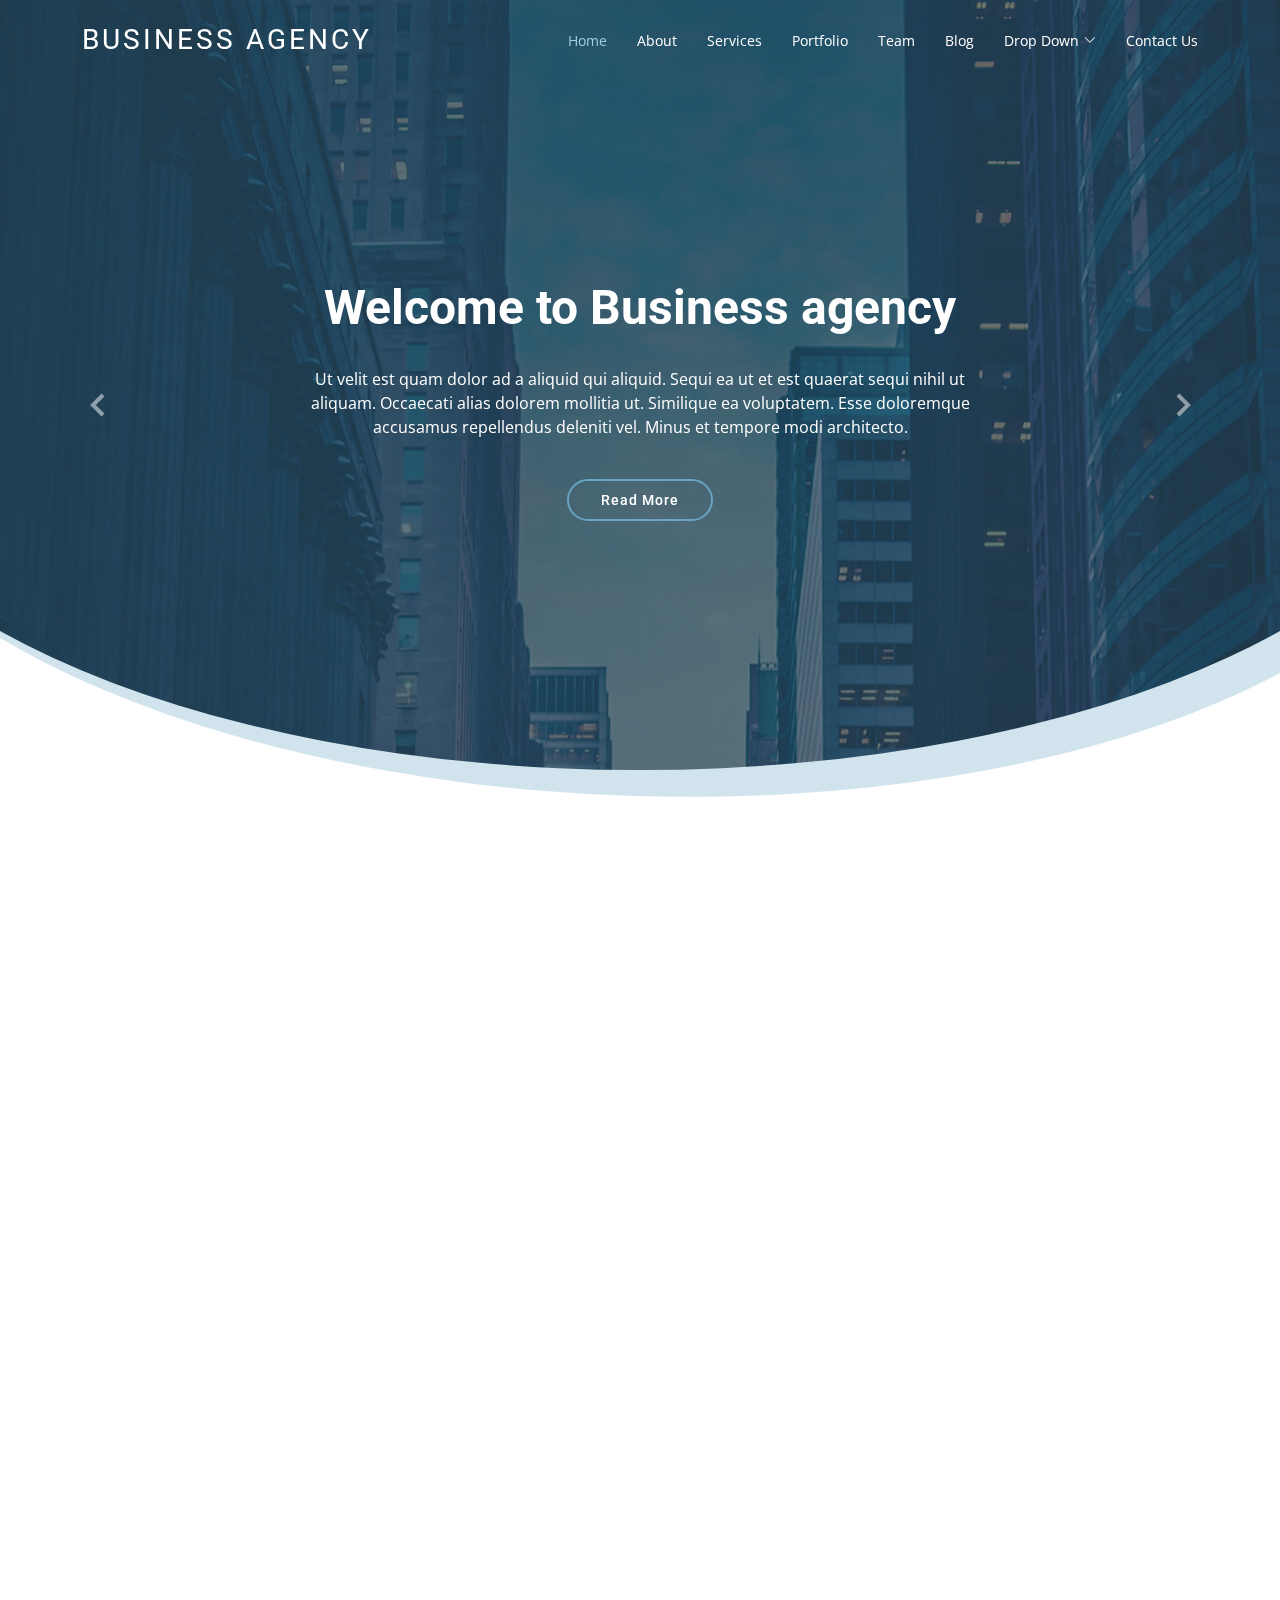
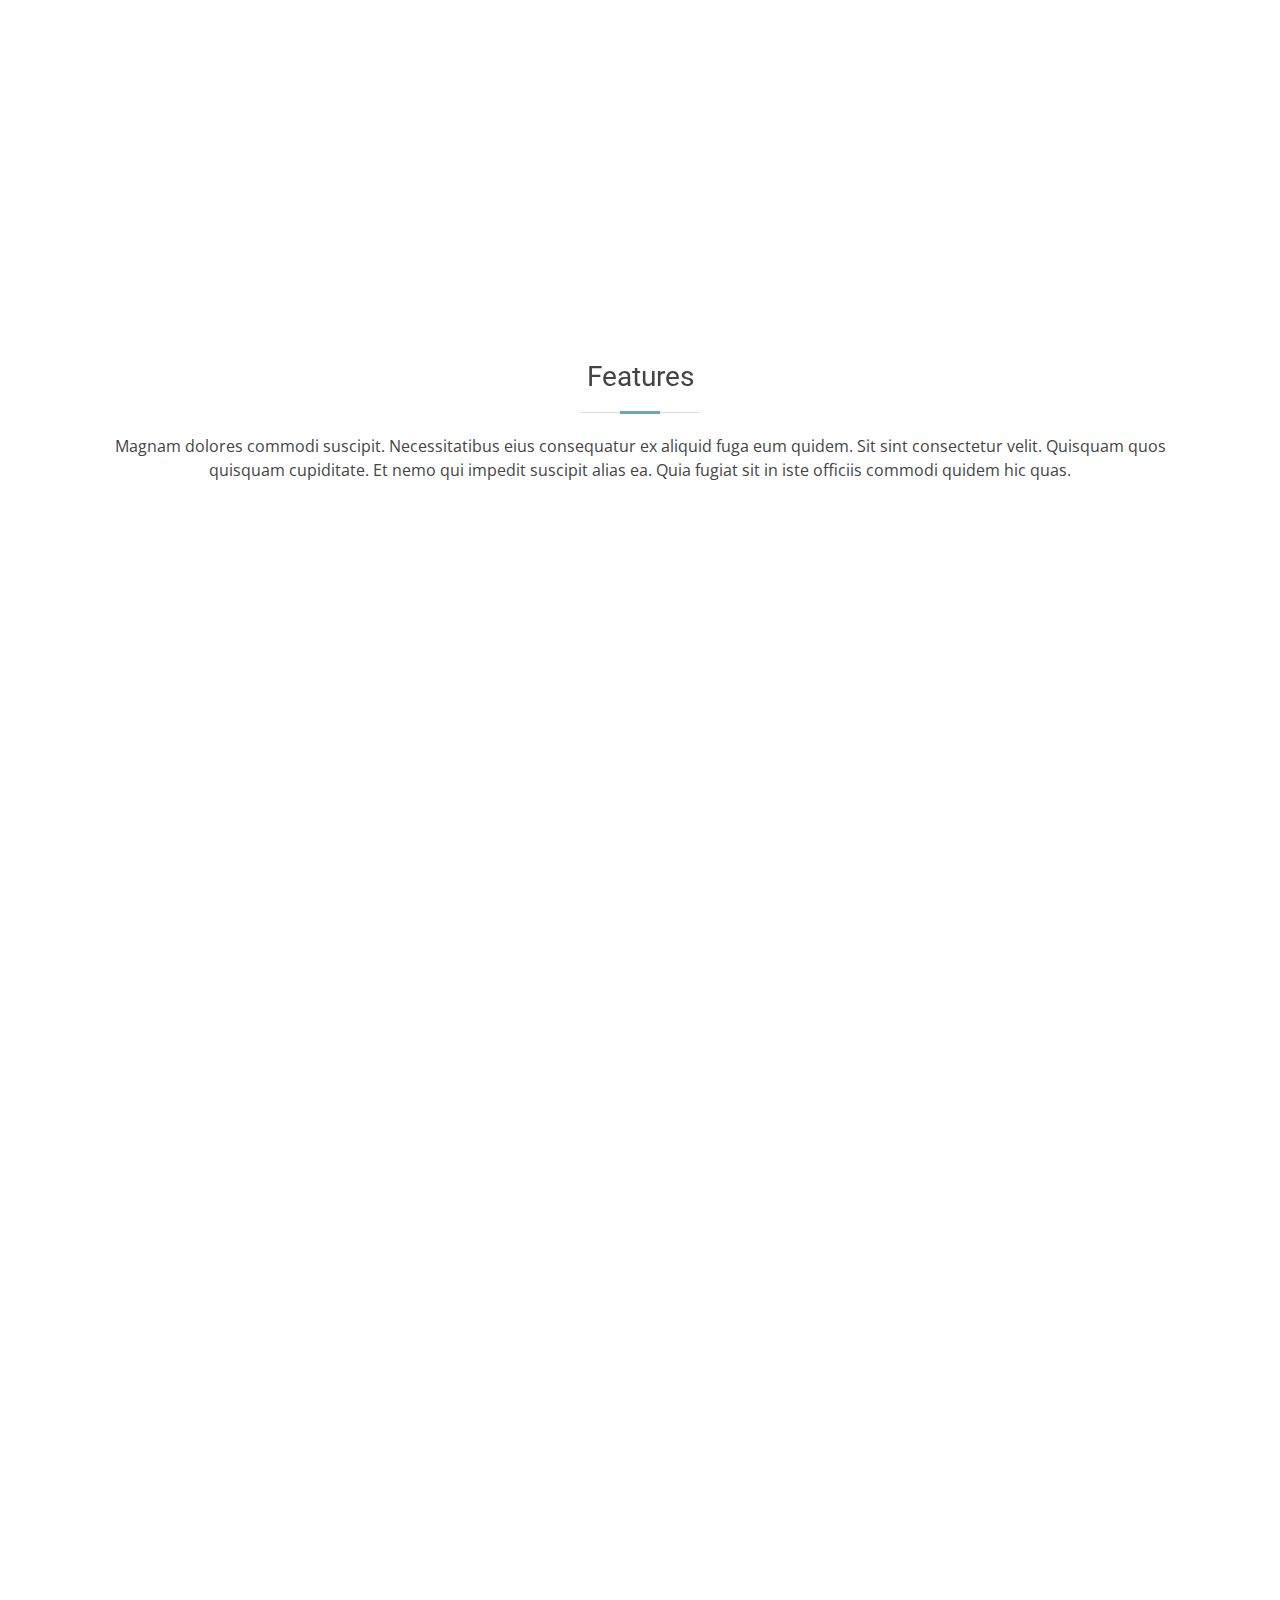
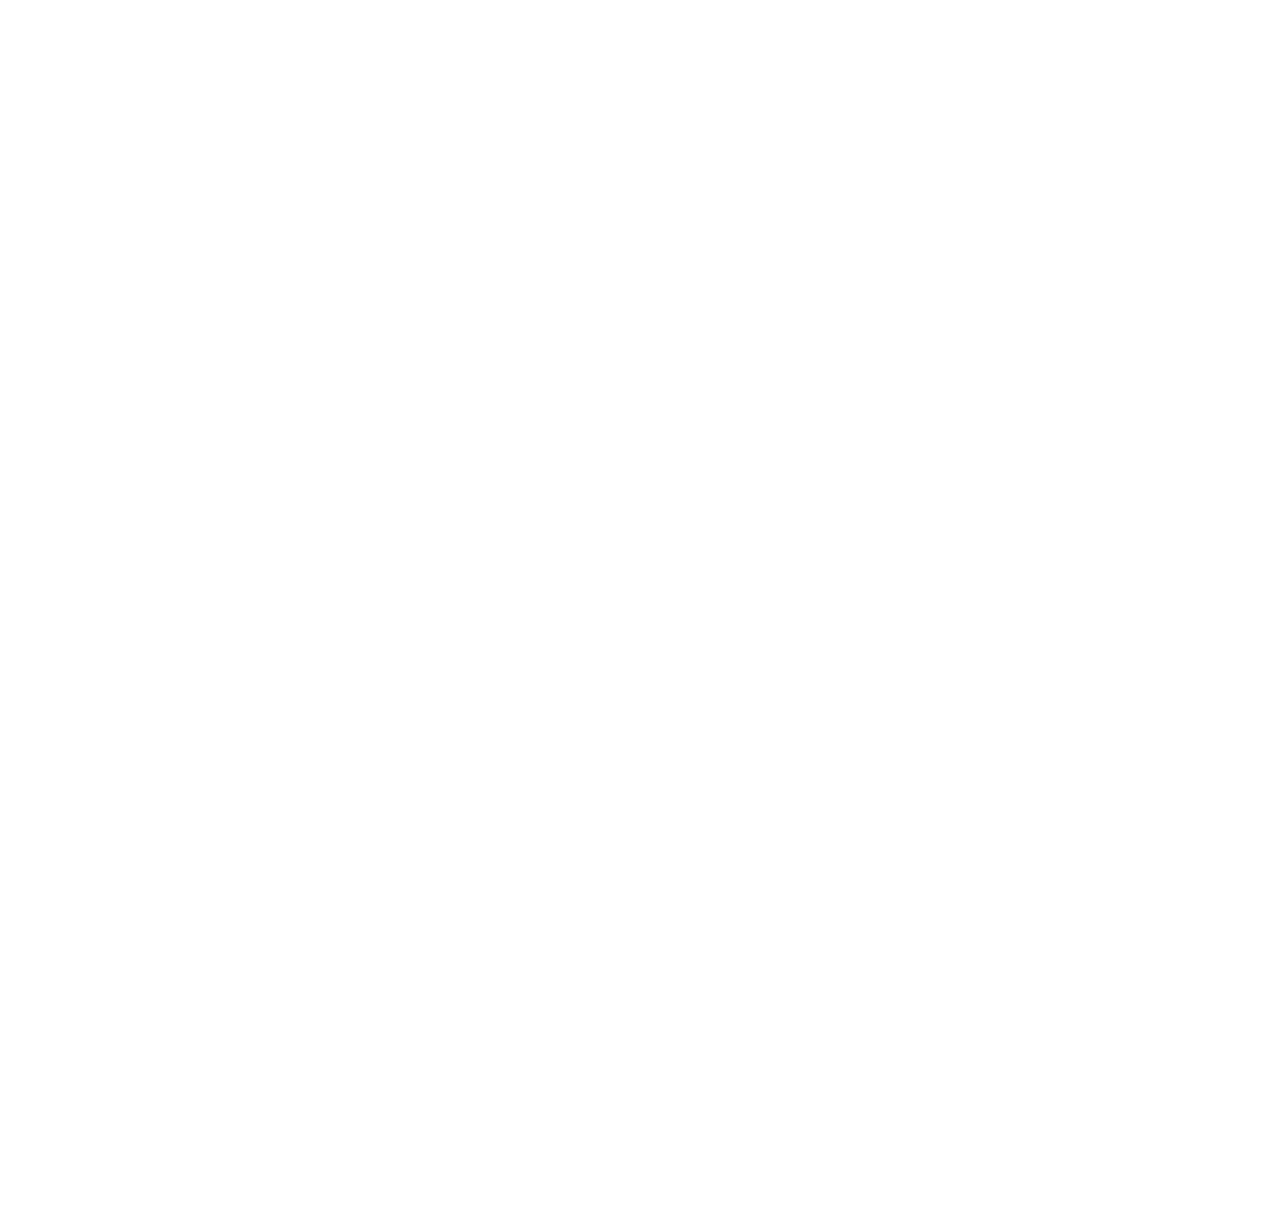
<file: index.html>
<!DOCTYPE html>
<html lang="en">

<head>
  <meta charset="utf-8">
  <meta content="width=device-width, initial-scale=1.0" name="viewport">

  <title>My First Template</title>
  <meta content="" name="description">
  <meta content="" name="keywords">

  <!-- Favicons -->
  <link href="./img/favicon.png" rel="icon">
  <link href="./img/apple-touch-icon.png" rel="apple-touch-icon">

  <!-- Google Fonts -->
  <link href="https://fonts.googleapis.com/css?family=Open+Sans:300,300i,400,400i,600,600i,700,700i|Roboto:300,300i,400,400i,500,500i,700,700i&display=swap" rel="stylesheet">

  <!-- Vendor CSS Files -->
  <link href="./vendor/animate.css/animate.min.css" rel="stylesheet">
  <link href="./vendor/aos/aos.css" rel="stylesheet">
  <link href="./vendor/bootstrap/css/bootstrap.min.css" rel="stylesheet">
  <link href="./vendor/bootstrap-icons/bootstrap-icons.css" rel="stylesheet">
  <link href="./vendor/boxicons/css/boxicons.min.css" rel="stylesheet">
  <link href="./vendor/glightbox/css/glightbox.min.css" rel="stylesheet">
  <link href="./vendor/swiper/swiper-bundle.min.css" rel="stylesheet">

  <!-- Template Main CSS File -->
  <link href="./css/style.css" rel="stylesheet">
</head>

<body>

  <!-- Header -->
  <header id="header" class="fixed-top d-flex align-items-center header-transparent">
    <div class="container d-flex justify-content-between align-items-center">

      <div class="logo">
        <h1 class="text-light"><a href="index.html"><span>Business agency</span></a></h1>
        <!-- Uncomment below if you prefer to use an image logo -->
        <!-- <a href="index.html"><img src="./img/logo.png" alt="" class="img-fluid"></a>-->
      </div>

      <nav id="navbar" class="navbar">
        <ul>
          <li><a class="active " href="index.html">Home</a></li>
          <li><a href="about.html">About</a></li>
          <li><a href="services.html">Services</a></li>
          <li><a href="portfolio.html">Portfolio</a></li>
          <li><a href="team.html">Team</a></li>
          <li><a href="blog.html">Blog</a></li>
          <li class="dropdown"><a href="#"><span>Drop Down</span> <i class="bi bi-chevron-down"></i></a>
            <ul>
              <li><a href="#">Drop Down 1</a></li>
              <li class="dropdown"><a href="#"><span>Deep Drop Down</span> <i class="bi bi-chevron-right"></i></a>
                <ul>
                  <li><a href="#">Deep Drop Down 1</a></li>
                  <li><a href="#">Deep Drop Down 2</a></li>
                  <li><a href="#">Deep Drop Down 3</a></li>
                  <li><a href="#">Deep Drop Down 4</a></li>
                  <li><a href="#">Deep Drop Down 5</a></li>
                </ul>
              </li>
              <li><a href="#">Drop Down 2</a></li>
              <li><a href="#">Drop Down 3</a></li>
              <li><a href="#">Drop Down 4</a></li>
            </ul>
          </li>
          <li><a href="contact.html">Contact Us</a></li>
        </ul>
        <i class="bi bi-list mobile-nav-toggle"></i>
      </nav><!-- .navbar -->

    </div>
  </header><!-- End Header -->

  <!-- Hero Section -->
  <section id="hero" class="d-flex justify-cntent-center align-items-center">
    <div id="heroCarousel" class="container carousel carousel-fade" data-bs-ride="carousel" data-bs-interval="5000">

      <!-- Slide 1 -->
      <div class="carousel-item active">
        <div class="carousel-container">
          <h2 class="animate__animated animate__fadeInDown">Welcome to <span>Business agency</span></h2>
          <p class="animate__animated animate__fadeInUp">Ut velit est quam dolor ad a aliquid qui aliquid. Sequi ea ut et est quaerat sequi nihil ut aliquam. Occaecati alias dolorem mollitia ut. Similique ea voluptatem. Esse doloremque accusamus repellendus deleniti vel. Minus et tempore modi architecto.</p>
          <a href="" class="btn-get-started animate__animated animate__fadeInUp">Read More</a>
        </div>
      </div>

      <!-- Slide 2 -->
      <div class="carousel-item">
        <div class="carousel-container">
          <h2 class="animate__animated animate__fadeInDown">Lorem Ipsum Dolor</h2>
          <p class="animate__animated animate__fadeInUp">Ut velit est quam dolor ad a aliquid qui aliquid. Sequi ea ut et est quaerat sequi nihil ut aliquam. Occaecati alias dolorem mollitia ut. Similique ea voluptatem. Esse doloremque accusamus repellendus deleniti vel. Minus et tempore modi architecto.</p>
          <a href="" class="btn-get-started animate__animated animate__fadeInUp">Read More</a>
        </div>
      </div>

      <!-- Slide 3 -->
      <div class="carousel-item">
        <div class="carousel-container">
          <h2 class="animate__animated animate__fadeInDown">Sequi ea ut et est quaerat</h2>
          <p class="animate__animated animate__fadeInUp">Ut velit est quam dolor ad a aliquid qui aliquid. Sequi ea ut et est quaerat sequi nihil ut aliquam. Occaecati alias dolorem mollitia ut. Similique ea voluptatem. Esse doloremque accusamus repellendus deleniti vel. Minus et tempore modi architecto.</p>
          <a href="" class="btn-get-started animate__animated animate__fadeInUp">Read More</a>
        </div>
      </div>

      <a class="carousel-control-prev" href="#heroCarousel" role="button" data-bs-slide="prev">
        <span class="carousel-control-prev-icon bx bx-chevron-left" aria-hidden="true"></span>
      </a>

      <a class="carousel-control-next" href="#heroCarousel" role="button" data-bs-slide="next">
        <span class="carousel-control-next-icon bx bx-chevron-right" aria-hidden="true"></span>
      </a>

    </div>
  </section><!-- End Hero -->

  <main id="main">

    <!-- Services Section -->
    <section class="services">
      <div class="container">

        <div class="row">
          <div class="col-md-6 col-lg-3 d-flex align-items-stretch" data-aos="fade-up">
            <div class="icon-box icon-box-pink">
              <div class="icon"><i class="bx bxl-dribbble"></i></div>
              <h4 class="title"><a href="">Lorem Ipsum</a></h4>
              <p class="description">Voluptatum deleniti atque corrupti quos dolores et quas molestias excepturi sint occaecati cupiditate non provident</p>
            </div>
          </div>

          <div class="col-md-6 col-lg-3 d-flex align-items-stretch" data-aos="fade-up" data-aos-delay="100">
            <div class="icon-box icon-box-cyan">
              <div class="icon"><i class="bx bx-file"></i></div>
              <h4 class="title"><a href="">Sed ut perspiciatis</a></h4>
              <p class="description">Duis aute irure dolor in reprehenderit in voluptate velit esse cillum dolore eu fugiat nulla pariatur</p>
            </div>
          </div>

          <div class="col-md-6 col-lg-3 d-flex align-items-stretch" data-aos="fade-up" data-aos-delay="200">
            <div class="icon-box icon-box-green">
              <div class="icon"><i class="bx bx-tachometer"></i></div>
              <h4 class="title"><a href="">Magni Dolores</a></h4>
              <p class="description">Excepteur sint occaecat cupidatat non proident, sunt in culpa qui officia deserunt mollit anim id est laborum</p>
            </div>
          </div>

          <div class="col-md-6 col-lg-3 d-flex align-items-stretch" data-aos="fade-up" data-aos-delay="200">
            <div class="icon-box icon-box-blue">
              <div class="icon"><i class="bx bx-world"></i></div>
              <h4 class="title"><a href="">Nemo Enim</a></h4>
              <p class="description">At vero eos et accusamus et iusto odio dignissimos ducimus qui blanditiis praesentium voluptatum deleniti atque</p>
            </div>
          </div>

        </div>

      </div>
    </section><!-- End Services -->

    <!-- Why Us -->
    <section class="why-us section-bg" data-aos="fade-up" date-aos-delay="200">
      <div class="container">

        <div class="row">
          <div class="col-lg-6 video-box">
            <img src="./img/why-us.jpg" class="img-fluid" alt="">
            <a href="https://www.youtube.com/watch?v=jDDaplaOz7Q" class="venobox play-btn mb-4" data-vbtype="video" data-autoplay="true"></a>
          </div>

          <div class="col-lg-6 d-flex flex-column justify-content-center p-5">

            <div class="icon-box">
              <div class="icon"><i class="bx bx-fingerprint"></i></div>
              <h4 class="title"><a href="">Lorem Ipsum</a></h4>
              <p class="description">Voluptatum deleniti atque corrupti quos dolores et quas molestias excepturi sint occaecati cupiditate non provident</p>
            </div>

            <div class="icon-box">
              <div class="icon"><i class="bx bx-gift"></i></div>
              <h4 class="title"><a href="">Nemo Enim</a></h4>
              <p class="description">At vero eos et accusamus et iusto odio dignissimos ducimus qui blanditiis praesentium voluptatum deleniti atque</p>
            </div>

          </div>
        </div>

      </div>
    </section><!-- End Why Us -->

    <!-- Features -->
    <section class="features">
      <div class="container">

        <div class="section-title">
          <h2>Features</h2>
          <p>Magnam dolores commodi suscipit. Necessitatibus eius consequatur ex aliquid fuga eum quidem. Sit sint consectetur velit. Quisquam quos quisquam cupiditate. Et nemo qui impedit suscipit alias ea. Quia fugiat sit in iste officiis commodi quidem hic quas.</p>
        </div>

        <div class="row" data-aos="fade-up">
          <div class="col-md-5">
            <img src="./img/features-1.svg" class="img-fluid" alt="">
          </div>
          <div class="col-md-7 pt-4">
            <h3>Voluptatem dignissimos provident quasi corporis voluptates sit assumenda.</h3>
            <p class="fst-italic">
              Lorem ipsum dolor sit amet, consectetur adipiscing elit, sed do eiusmod tempor incididunt ut labore et dolore
              magna aliqua.
            </p>
            <ul>
              <li><i class="bi bi-check"></i> Ullamco laboris nisi ut aliquip ex ea commodo consequat.</li>
              <li><i class="bi bi-check"></i> Duis aute irure dolor in reprehenderit in voluptate velit.</li>
            </ul>
          </div>
        </div>

        <div class="row" data-aos="fade-up">
          <div class="col-md-5 order-1 order-md-2">
            <img src="./img/features-2.svg" class="img-fluid" alt="">
          </div>
          <div class="col-md-7 pt-5 order-2 order-md-1">
            <h3>Corporis temporibus maiores provident</h3>
            <p class="fst-italic">
              Lorem ipsum dolor sit amet, consectetur adipiscing elit, sed do eiusmod tempor incididunt ut labore et dolore
              magna aliqua.
            </p>
            <p>
              Ullamco laboris nisi ut aliquip ex ea commodo consequat. Duis aute irure dolor in reprehenderit in voluptate
              velit esse cillum dolore eu fugiat nulla pariatur. Excepteur sint occaecat cupidatat non proident, sunt in
              culpa qui officia deserunt mollit anim id est laborum
            </p>
          </div>
        </div>

        <div class="row" data-aos="fade-up">
          <div class="col-md-5">
            <img src="./img/features-3.svg" class="img-fluid" alt="">
          </div>
          <div class="col-md-7 pt-5">
            <h3>Sunt consequatur ad ut est nulla consectetur reiciendis animi voluptas</h3>
            <p>Cupiditate placeat cupiditate placeat est ipsam culpa. Delectus quia minima quod. Sunt saepe odit aut quia voluptatem hic voluptas dolor doloremque.</p>
            <ul>
              <li><i class="bi bi-check"></i> Ullamco laboris nisi ut aliquip ex ea commodo consequat.</li>
              <li><i class="bi bi-check"></i> Duis aute irure dolor in reprehenderit in voluptate velit.</li>
              <li><i class="bi bi-check"></i> Facilis ut et voluptatem aperiam. Autem soluta ad fugiat.</li>
            </ul>
          </div>
        </div>

        <div class="row" data-aos="fade-up">
          <div class="col-md-5 order-1 order-md-2">
            <img src="./img/features-4.svg" class="img-fluid" alt="">
          </div>
          <div class="col-md-7 pt-5 order-2 order-md-1">
            <h3>Quas et necessitatibus eaque impedit ipsum animi consequatur incidunt in</h3>
            <p class="fst-italic">
              Lorem ipsum dolor sit amet, consectetur adipiscing elit, sed do eiusmod tempor incididunt ut labore et dolore
              magna aliqua.
            </p>
            <p>
              Ullamco laboris nisi ut aliquip ex ea commodo consequat. Duis aute irure dolor in reprehenderit in voluptate
              velit esse cillum dolore eu fugiat nulla pariatur. Excepteur sint occaecat cupidatat non proident, sunt in
              culpa qui officia deserunt mollit anim id est laborum
            </p>
          </div>
        </div>

      </div>
    </section><!-- End Features -->

  </main><!-- End #main -->

  <!-- Footer -->
  <footer id="footer" data-aos="fade-up" data-aos-easing="ease-in-out" data-aos-duration="500">

    <div class="footer-newsletter">
      <div class="container">
        <div class="row">
          <div class="col-lg-6">
            <h4>Our Newsletter</h4>
            <p>Tamen quem nulla quae legam multos aute sint culpa legam noster magna</p>
          </div>
          <div class="col-lg-6">
            <form action="" method="post">
              <input type="email" name="email"><input type="submit" value="Subscribe">
            </form>
          </div>
        </div>
      </div>
    </div>

    <div class="footer-top">
      <div class="container">
        <div class="row">

          <div class="col-lg-3 col-md-6 footer-links">
            <h4>Useful Links</h4>
            <ul>
              <li><i class="bx bx-chevron-right"></i> <a href="#">Home</a></li>
              <li><i class="bx bx-chevron-right"></i> <a href="#">About us</a></li>
              <li><i class="bx bx-chevron-right"></i> <a href="#">Services</a></li>
              <li><i class="bx bx-chevron-right"></i> <a href="#">Terms of service</a></li>
              <li><i class="bx bx-chevron-right"></i> <a href="#">Privacy policy</a></li>
            </ul>
          </div>

          <div class="col-lg-3 col-md-6 footer-links">
            <h4>Our Services</h4>
            <ul>
              <li><i class="bx bx-chevron-right"></i> <a href="#">Web Design</a></li>
              <li><i class="bx bx-chevron-right"></i> <a href="#">Web Development</a></li>
              <li><i class="bx bx-chevron-right"></i> <a href="#">Product Management</a></li>
              <li><i class="bx bx-chevron-right"></i> <a href="#">Marketing</a></li>
              <li><i class="bx bx-chevron-right"></i> <a href="#">Graphic Design</a></li>
            </ul>
          </div>

          <div class="col-lg-3 col-md-6 footer-contact">
            <h4>Contact Us</h4>
            <p>
              A108 Adam Street <br>
              New York, NY 535022<br>
              United States <br><br>
              <strong>Phone:</strong> +1 5589 55488 55<br>
              <strong>Email:</strong> info@example.com<br>
            </p>

          </div>

          <div class="col-lg-3 col-md-6 footer-info">
            <h3>About us</h3>
            <p>Cras fermentum odio eu feugiat lide par naso tierra. Justo eget nada terra videa magna derita valies darta donna mare fermentum iaculis eu non diam phasellus.</p>
            <div class="social-links mt-3">
              <a href="#" class="twitter"><i class="bx bxl-twitter"></i></a>
              <a href="#" class="facebook"><i class="bx bxl-facebook"></i></a>
              <a href="#" class="instagram"><i class="bx bxl-instagram"></i></a>
              <a href="#" class="linkedin"><i class="bx bxl-linkedin"></i></a>
            </div>
          </div>

        </div>
      </div>
    </div>

    <div class="container">
      <div class="copyright">
        &copy; Copyright <strong><span>Business agency</span></strong>. All Rights Reserved
      </div>
      <div class="credits">
        Designed by <a href="https://bootstrapmade.com/">BootstrapMade</a>
      </div>
    </div>
  </footer><!-- End Footer -->

  <a href="#" class="back-to-top d-flex align-items-center justify-content-center"><i class="bi bi-arrow-up-short"></i></a>

  <!-- Vendor JS Files -->
  <script src="./vendor/purecounter/purecounter.js"></script>
  <script src="./vendor/aos/aos.js"></script>
  <script src="./vendor/bootstrap/js/bootstrap.bundle.min.js"></script>
  <script src="./vendor/glightbox/js/glightbox.min.js"></script>
  <script src="./vendor/isotope-layout/isotope.pkgd.min.js"></script>
  <script src="./vendor/swiper/swiper-bundle.min.js"></script>
  <script src="./vendor/waypoints/noframework.waypoints.js"></script>
  <script src="./vendor/php-email-form/validate.js"></script>

  <!-- Template Main JS File -->
  <script src="./js/main.js"></script>

</body>

</html>
</file>
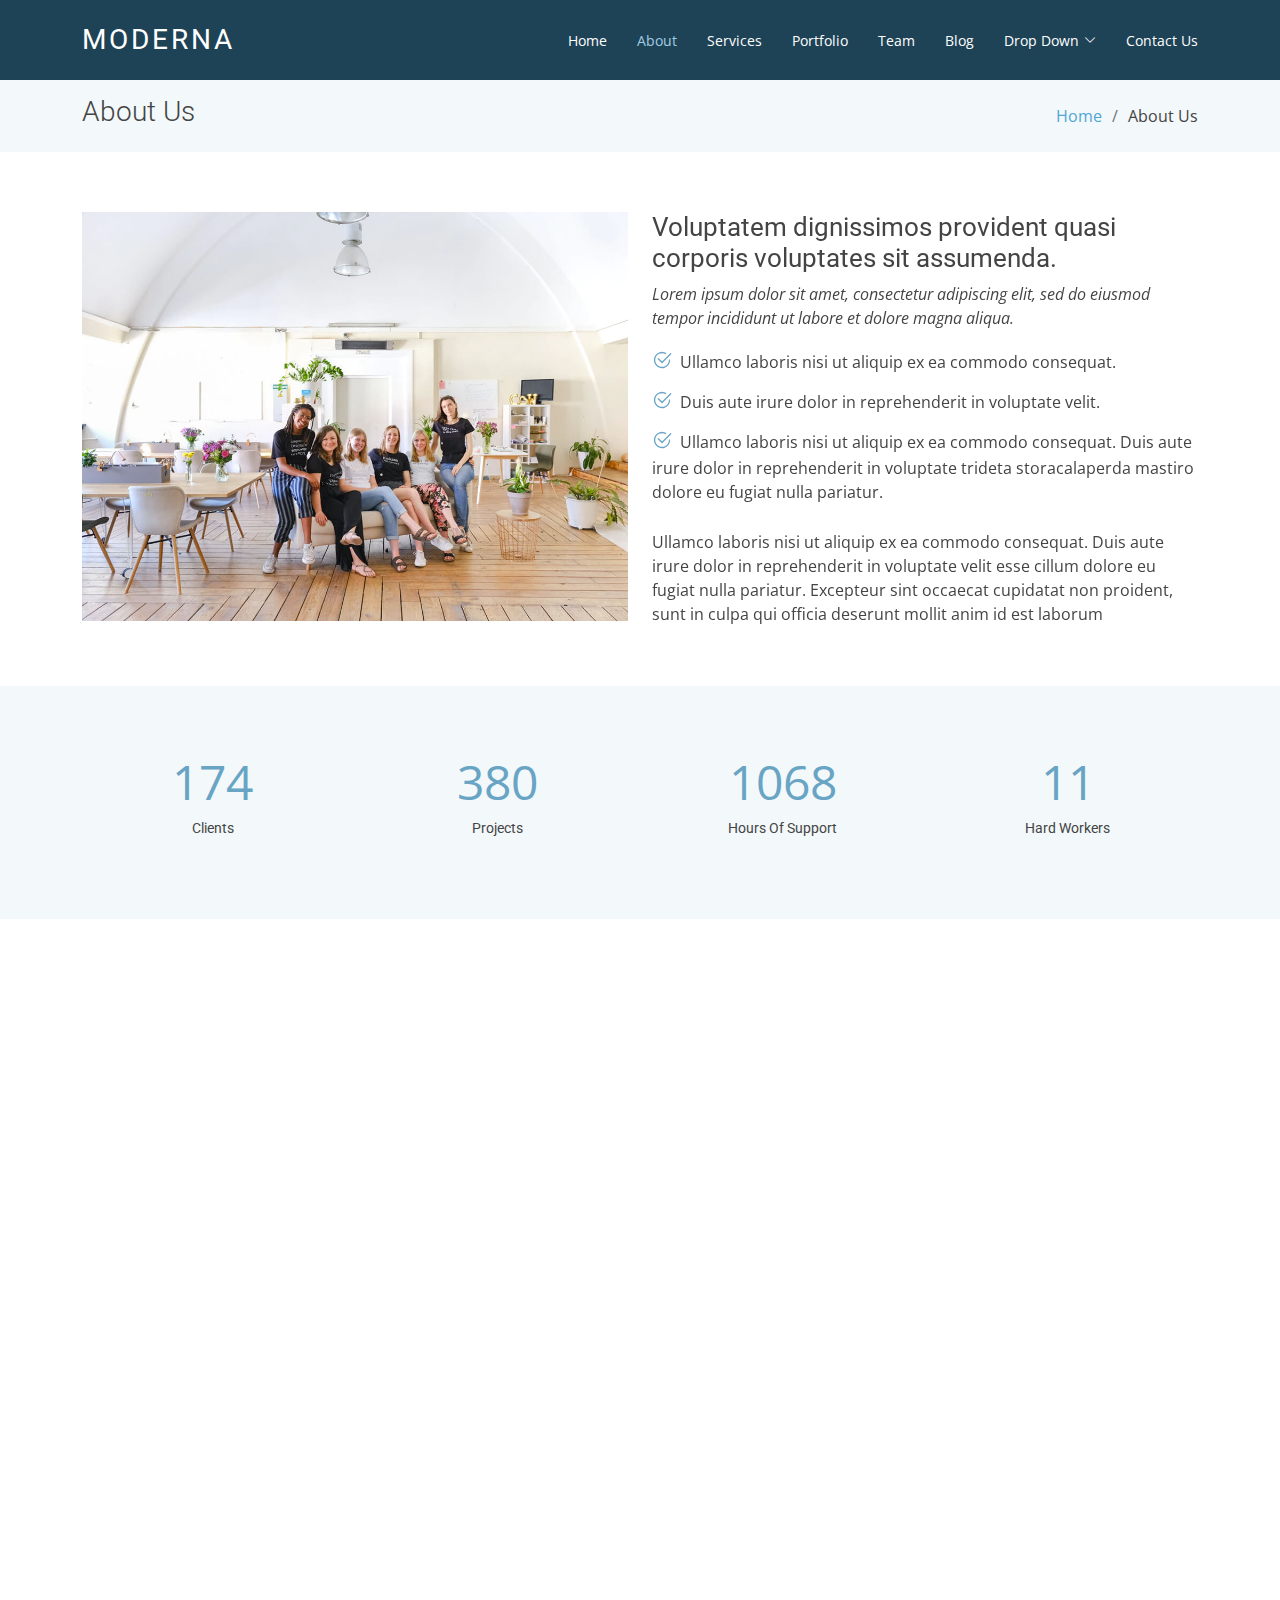
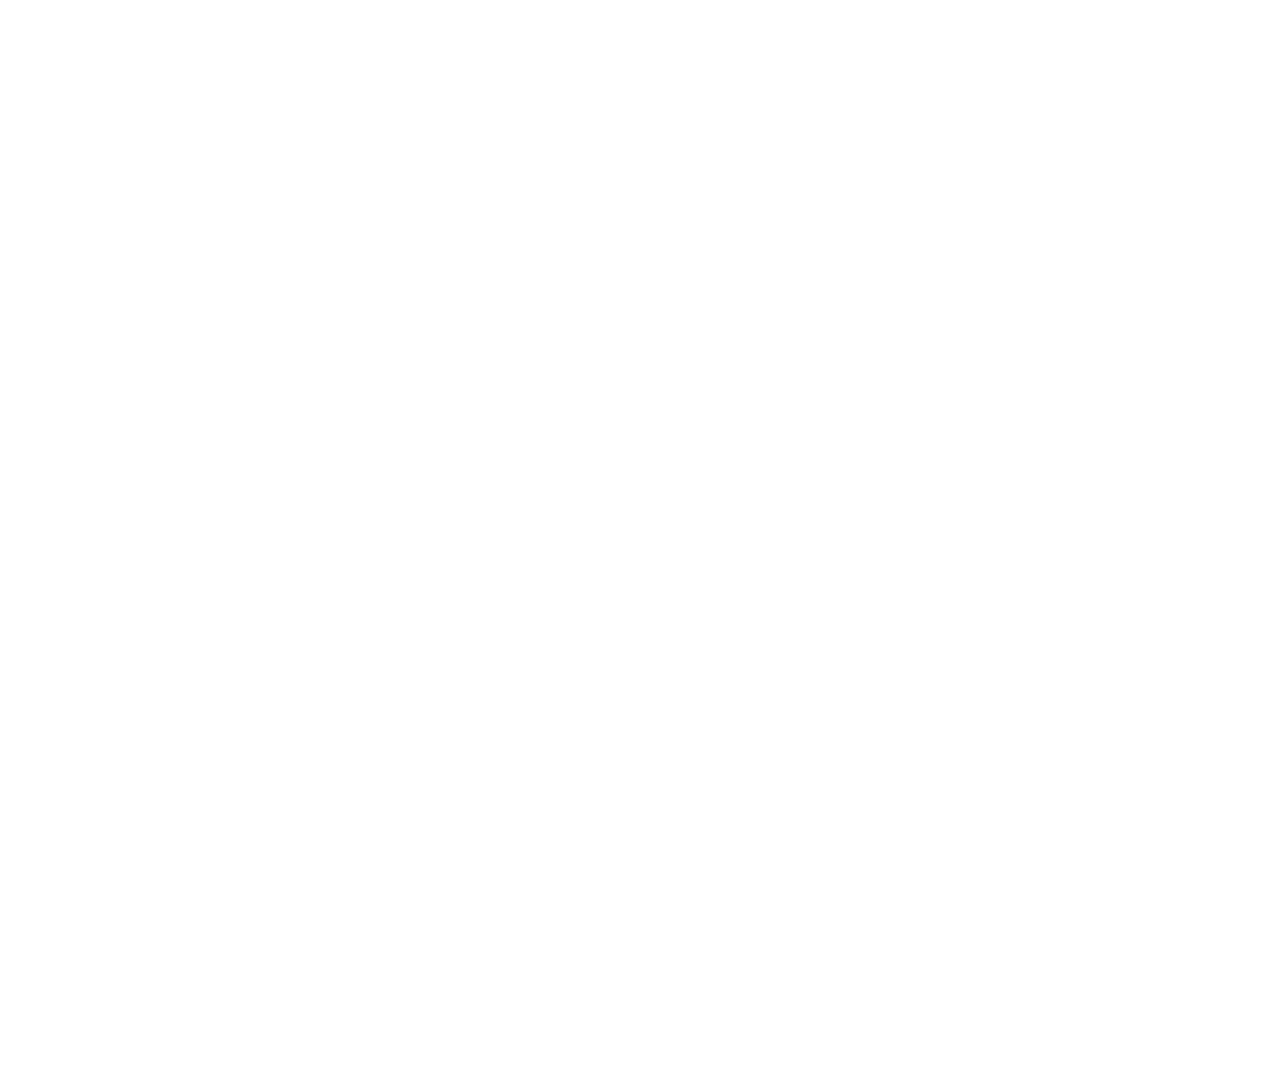
<file: about.html>
<!DOCTYPE html>
<html lang="en">

<head>
  <meta charset="utf-8">
  <meta content="width=device-width, initial-scale=1.0" name="viewport">

  <title>About - My first Template</title>
  <meta content="" name="description">
  <meta content="" name="keywords">

  <!-- Favicons -->
  <link href="./img/favicon.png" rel="icon">
  <link href="./img/apple-touch-icon.png" rel="apple-touch-icon">

  <!-- Google Fonts -->
  <link href="https://fonts.googleapis.com/css?family=Open+Sans:300,300i,400,400i,600,600i,700,700i|Roboto:300,300i,400,400i,500,500i,700,700i&display=swap" rel="stylesheet">

  <!-- Vendor CSS Files -->
  <link href="./vendor/animate.css/animate.min.css" rel="stylesheet">
  <link href="./vendor/aos/aos.css" rel="stylesheet">
  <link href="./vendor/bootstrap/css/bootstrap.min.css" rel="stylesheet">
  <link href="./vendor/bootstrap-icons/bootstrap-icons.css" rel="stylesheet">
  <link href="./vendor/boxicons/css/boxicons.min.css" rel="stylesheet">
  <link href="./vendor/glightbox/css/glightbox.min.css" rel="stylesheet">
  <link href="./vendor/swiper/swiper-bundle.min.css" rel="stylesheet">

  <!-- Template Main CSS File -->
  <link href="./css/style.css" rel="stylesheet">
</head>

<body>

  <!-- Header -->
  <header id="header" class="fixed-top d-flex align-items-center ">
    <div class="container d-flex justify-content-between align-items-center">

      <div class="logo">
        <h1 class="text-light"><a href="index.html"><span>Moderna</span></a></h1>
      </div>

      <nav id="navbar" class="navbar">
        <ul>
          <li><a class="" href="index.html">Home</a></li>
          <li><a class="active" href="about.html">About</a></li>
          <li><a href="services.html">Services</a></li>
          <li><a href="portfolio.html">Portfolio</a></li>
          <li><a href="team.html">Team</a></li>
          <li><a href="blog.html">Blog</a></li>
          <li class="dropdown"><a href="#"><span>Drop Down</span> <i class="bi bi-chevron-down"></i></a>
            <ul>
              <li><a href="#">Drop Down 1</a></li>
              <li class="dropdown"><a href="#"><span>Deep Drop Down</span> <i class="bi bi-chevron-right"></i></a>
                <ul>
                  <li><a href="#">Deep Drop Down 1</a></li>
                  <li><a href="#">Deep Drop Down 2</a></li>
                  <li><a href="#">Deep Drop Down 3</a></li>
                  <li><a href="#">Deep Drop Down 4</a></li>
                  <li><a href="#">Deep Drop Down 5</a></li>
                </ul>
              </li>
              <li><a href="#">Drop Down 2</a></li>
              <li><a href="#">Drop Down 3</a></li>
              <li><a href="#">Drop Down 4</a></li>
            </ul>
          </li>
          <li><a href="contact.html">Contact Us</a></li>
        </ul>
        <i class="bi bi-list mobile-nav-toggle"></i>
      </nav><!-- .navbar -->

    </div>
  </header><!-- End Header -->

  <main id="main">

    <!-- About Us Section -->
    <section class="breadcrumbs">
      <div class="container">

        <div class="d-flex justify-content-between align-items-center">
          <h2>About Us</h2>
          <ol>
            <li><a href="index.html">Home</a></li>
            <li>About Us</li>
          </ol>
        </div>

      </div>
    </section><!-- End About Us Section -->

    <!-- About Section -->
    <section class="about" data-aos="fade-up">
      <div class="container">

        <div class="row">
          <div class="col-lg-6">
            <img src="./img/about.jpg" class="img-fluid" alt="">
          </div>
          <div class="col-lg-6 pt-4 pt-lg-0">
            <h3>Voluptatem dignissimos provident quasi corporis voluptates sit assumenda.</h3>
            <p class="fst-italic">
              Lorem ipsum dolor sit amet, consectetur adipiscing elit, sed do eiusmod tempor incididunt ut labore et dolore
              magna aliqua.
            </p>
            <ul>
              <li><i class="bi bi-check2-circle"></i> Ullamco laboris nisi ut aliquip ex ea commodo consequat.</li>
              <li><i class="bi bi-check2-circle"></i> Duis aute irure dolor in reprehenderit in voluptate velit.</li>
              <li><i class="bi bi-check2-circle"></i> Ullamco laboris nisi ut aliquip ex ea commodo consequat. Duis aute irure dolor in reprehenderit in voluptate trideta storacalaperda mastiro dolore eu fugiat nulla pariatur.</li>
            </ul>
            <p>
              Ullamco laboris nisi ut aliquip ex ea commodo consequat. Duis aute irure dolor in reprehenderit in voluptate
              velit esse cillum dolore eu fugiat nulla pariatur. Excepteur sint occaecat cupidatat non proident, sunt in
              culpa qui officia deserunt mollit anim id est laborum
            </p>
          </div>
        </div>

      </div>
    </section><!-- End About Section -->

    <!-- Facts Section -->
    <section class="facts section-bg" data-aos="fade-up">
      <div class="container">

        <div class="row counters">

          <div class="col-lg-3 col-6 text-center">
            <span data-purecounter-start="0" data-purecounter-end="232" data-purecounter-duration="1" class="purecounter"></span>
            <p>Clients</p>
          </div>

          <div class="col-lg-3 col-6 text-center">
            <span data-purecounter-start="0" data-purecounter-end="521" data-purecounter-duration="1" class="purecounter"></span>
            <p>Projects</p>
          </div>

          <div class="col-lg-3 col-6 text-center">
            <span data-purecounter-start="0" data-purecounter-end="1463" data-purecounter-duration="1" class="purecounter"></span>
            <p>Hours Of Support</p>
          </div>

          <div class="col-lg-3 col-6 text-center">
            <span data-purecounter-start="0" data-purecounter-end="15" data-purecounter-duration="1" class="purecounter"></span>
            <p>Hard Workers</p>
          </div>

        </div>

      </div>
    </section><!-- End Facts Section -->

    <!-- Our Skills Section -->
    <section class="skills" data-aos="fade-up">
      <div class="container">

        <div class="section-title">
          <h2>Our Skills</h2>
          <p>Magnam dolores commodi suscipit. Necessitatibus eius consequatur ex aliquid fuga eum quidem. Sit sint consectetur velit. Quisquam quos quisquam cupiditate. Et nemo qui impedit suscipit alias ea. Quia fugiat sit in iste officiis commodi quidem hic quas.</p>
        </div>

        <div class="skills-content">

          <div class="progress">
            <div class="progress-bar bg-success" role="progressbar" aria-valuenow="100" aria-valuemin="0" aria-valuemax="100">
              <span class="skill">HTML <i class="val">100%</i></span>
            </div>
          </div>

          <div class="progress">
            <div class="progress-bar bg-info" role="progressbar" aria-valuenow="90" aria-valuemin="0" aria-valuemax="100">
              <span class="skill">CSS <i class="val">90%</i></span>
            </div>
          </div>

          <div class="progress">
            <div class="progress-bar bg-warning" role="progressbar" aria-valuenow="75" aria-valuemin="0" aria-valuemax="100">
              <span class="skill">JavaScript <i class="val">75%</i></span>
            </div>
          </div>

          <div class="progress">
            <div class="progress-bar bg-danger" role="progressbar" aria-valuenow="55" aria-valuemin="0" aria-valuemax="100">
              <span class="skill">Photoshop <i class="val">55%</i></span>
            </div>
          </div>

        </div>

      </div>
    </section><!-- End Our Skills Section -->

    <!-- Tetstimonials Section -->
    <section class="testimonials" data-aos="fade-up">
      <div class="container">

        <div class="section-title">
          <h2>Tetstimonials</h2>
          <p>Magnam dolores commodi suscipit. Necessitatibus eius consequatur ex aliquid fuga eum quidem. Sit sint consectetur velit. Quisquam quos quisquam cupiditate. Et nemo qui impedit suscipit alias ea. Quia fugiat sit in iste officiis commodi quidem hic quas.</p>
        </div>

        <div class="testimonials-carousel swiper">
          <div class="swiper-wrapper">
            <div class="testimonial-item swiper-slide">
              <img src="./img/testimonials/testimonials-1.jpg" class="testimonial-img" alt="">
              <h3>Saul Goodman</h3>
              <h4>Ceo &amp; Founder</h4>
              <p>
                <i class="bx bxs-quote-alt-left quote-icon-left"></i>
                Proin iaculis purus consequat sem cure digni ssim donec porttitora entum suscipit rhoncus. Accusantium quam, ultricies eget id, aliquam eget nibh et. Maecen aliquam, risus at semper.
                <i class="bx bxs-quote-alt-right quote-icon-right"></i>
              </p>
            </div>

            <div class="testimonial-item swiper-slide">
              <img src="./img/testimonials/testimonials-2.jpg" class="testimonial-img" alt="">
              <h3>Sara Wilsson</h3>
              <h4>Designer</h4>
              <p>
                <i class="bx bxs-quote-alt-left quote-icon-left"></i>
                Export tempor illum tamen malis malis eram quae irure esse labore quem cillum quid cillum eram malis quorum velit fore eram velit sunt aliqua noster fugiat irure amet legam anim culpa.
                <i class="bx bxs-quote-alt-right quote-icon-right"></i>
              </p>
            </div>

            <div class="testimonial-item swiper-slide">
              <img src="./img/testimonials/testimonials-3.jpg" class="testimonial-img" alt="">
              <h3>Jena Karlis</h3>
              <h4>Store Owner</h4>
              <p>
                <i class="bx bxs-quote-alt-left quote-icon-left"></i>
                Enim nisi quem export duis labore cillum quae magna enim sint quorum nulla quem veniam duis minim tempor labore quem eram duis noster aute amet eram fore quis sint minim.
                <i class="bx bxs-quote-alt-right quote-icon-right"></i>
              </p>
            </div>

            <div class="testimonial-item swiper-slide">
              <img src="./img/testimonials/testimonials-4.jpg" class="testimonial-img" alt="">
              <h3>Matt Brandon</h3>
              <h4>Freelancer</h4>
              <p>
                <i class="bx bxs-quote-alt-left quote-icon-left"></i>
                Fugiat enim eram quae cillum dolore dolor amet nulla culpa multos export minim fugiat minim velit minim dolor enim duis veniam ipsum anim magna sunt elit fore quem dolore labore illum veniam.
                <i class="bx bxs-quote-alt-right quote-icon-right"></i>
              </p>
            </div>

            <div class="testimonial-item swiper-slide">
              <img src="./img/testimonials/testimonials-5.jpg" class="testimonial-img" alt="">
              <h3>John Larson</h3>
              <h4>Entrepreneur</h4>
              <p>
                <i class="bx bxs-quote-alt-left quote-icon-left"></i>
                Quis quorum aliqua sint quem legam fore sunt eram irure aliqua veniam tempor noster veniam enim culpa labore duis sunt culpa nulla illum cillum fugiat legam esse veniam culpa fore nisi cillum quid.
                <i class="bx bxs-quote-alt-right quote-icon-right"></i>
              </p>
            </div>
          </div>
          <div class="swiper-pagination"></div>
        </div>

      </div>
    </section><!-- End Ttstimonials Section -->

  </main><!-- End #main -->

  <!-- Footer -->
  <footer id="footer" data-aos="fade-up" data-aos-easing="ease-in-out" data-aos-duration="500">

    <div class="footer-newsletter">
      <div class="container">
        <div class="row">
          <div class="col-lg-6">
            <h4>Our Newsletter</h4>
            <p>Tamen quem nulla quae legam multos aute sint culpa legam noster magna</p>
          </div>
          <div class="col-lg-6">
            <form action="" method="post">
              <input type="email" name="email"><input type="submit" value="Subscribe">
            </form>
          </div>
        </div>
      </div>
    </div>

    <div class="footer-top">
      <div class="container">
        <div class="row">

          <div class="col-lg-3 col-md-6 footer-links">
            <h4>Useful Links</h4>
            <ul>
              <li><i class="bx bx-chevron-right"></i> <a href="#">Home</a></li>
              <li><i class="bx bx-chevron-right"></i> <a href="#">About us</a></li>
              <li><i class="bx bx-chevron-right"></i> <a href="#">Services</a></li>
              <li><i class="bx bx-chevron-right"></i> <a href="#">Terms of service</a></li>
              <li><i class="bx bx-chevron-right"></i> <a href="#">Privacy policy</a></li>
            </ul>
          </div>

          <div class="col-lg-3 col-md-6 footer-links">
            <h4>Our Services</h4>
            <ul>
              <li><i class="bx bx-chevron-right"></i> <a href="#">Web Design</a></li>
              <li><i class="bx bx-chevron-right"></i> <a href="#">Web Development</a></li>
              <li><i class="bx bx-chevron-right"></i> <a href="#">Product Management</a></li>
              <li><i class="bx bx-chevron-right"></i> <a href="#">Marketing</a></li>
              <li><i class="bx bx-chevron-right"></i> <a href="#">Graphic Design</a></li>
            </ul>
          </div>

          <div class="col-lg-3 col-md-6 footer-contact">
            <h4>Contact Us</h4>
            <p>
              A108 Adam Street <br>
              New York, NY 535022<br>
              United States <br><br>
              <strong>Phone:</strong> +1 5589 55488 55<br>
              <strong>Email:</strong> info@example.com<br>
            </p>

          </div>

          <div class="col-lg-3 col-md-6 footer-info">
            <h3>About Moderna</h3>
            <p>Cras fermentum odio eu feugiat lide par naso tierra. Justo eget nada terra videa magna derita valies darta donna mare fermentum iaculis eu non diam phasellus.</p>
            <div class="social-links mt-3">
              <a href="#" class="twitter"><i class="bx bxl-twitter"></i></a>
              <a href="#" class="facebook"><i class="bx bxl-facebook"></i></a>
              <a href="#" class="instagram"><i class="bx bxl-instagram"></i></a>
              <a href="#" class="linkedin"><i class="bx bxl-linkedin"></i></a>
            </div>
          </div>

        </div>
      </div>
    </div>

    <div class="container">
      <div class="copyright">
        &copy; Copyright <strong><span>Moderna</span></strong>. All Rights Reserved
      </div>
      <div class="credits">
        Designed by <a href="https://bootstrapmade.com/">BootstrapMade</a>
      </div>
    </div>
  </footer><!-- End Footer -->

  <a href="#" class="back-to-top d-flex align-items-center justify-content-center"><i class="bi bi-arrow-up-short"></i></a>

  <!-- Vendor JS Files -->
  <script src="./vendor/purecounter/purecounter.js"></script>
  <script src="./vendor/aos/aos.js"></script>
  <script src="./vendor/bootstrap/js/bootstrap.bundle.min.js"></script>
  <script src="./vendor/glightbox/js/glightbox.min.js"></script>
  <script src="./vendor/isotope-layout/isotope.pkgd.min.js"></script>
  <script src="./vendor/swiper/swiper-bundle.min.js"></script>
  <script src="./vendor/waypoints/noframework.waypoints.js"></script>
  <script src="./vendor/php-email-form/validate.js"></script>

  <!-- Template Main JS File -->
  <script src="./js/main.js"></script>

</body>

</html>
</file>
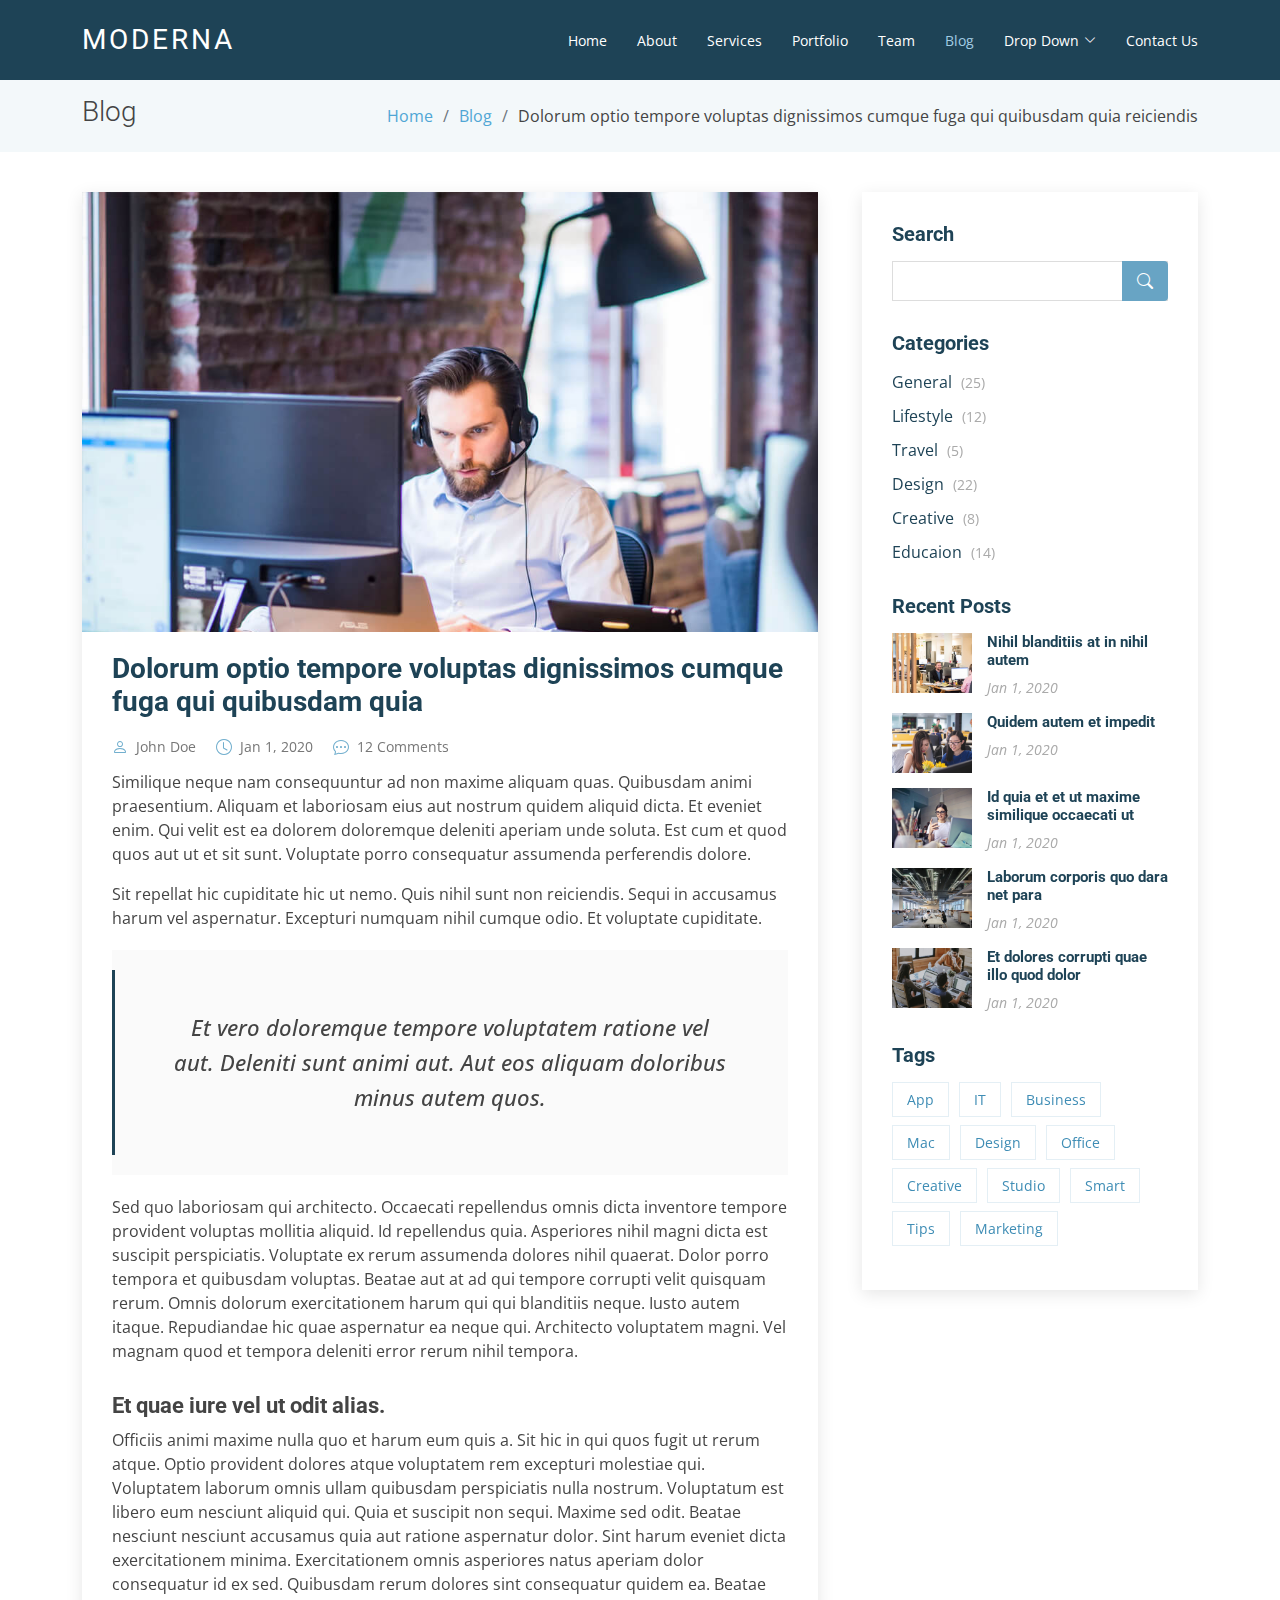
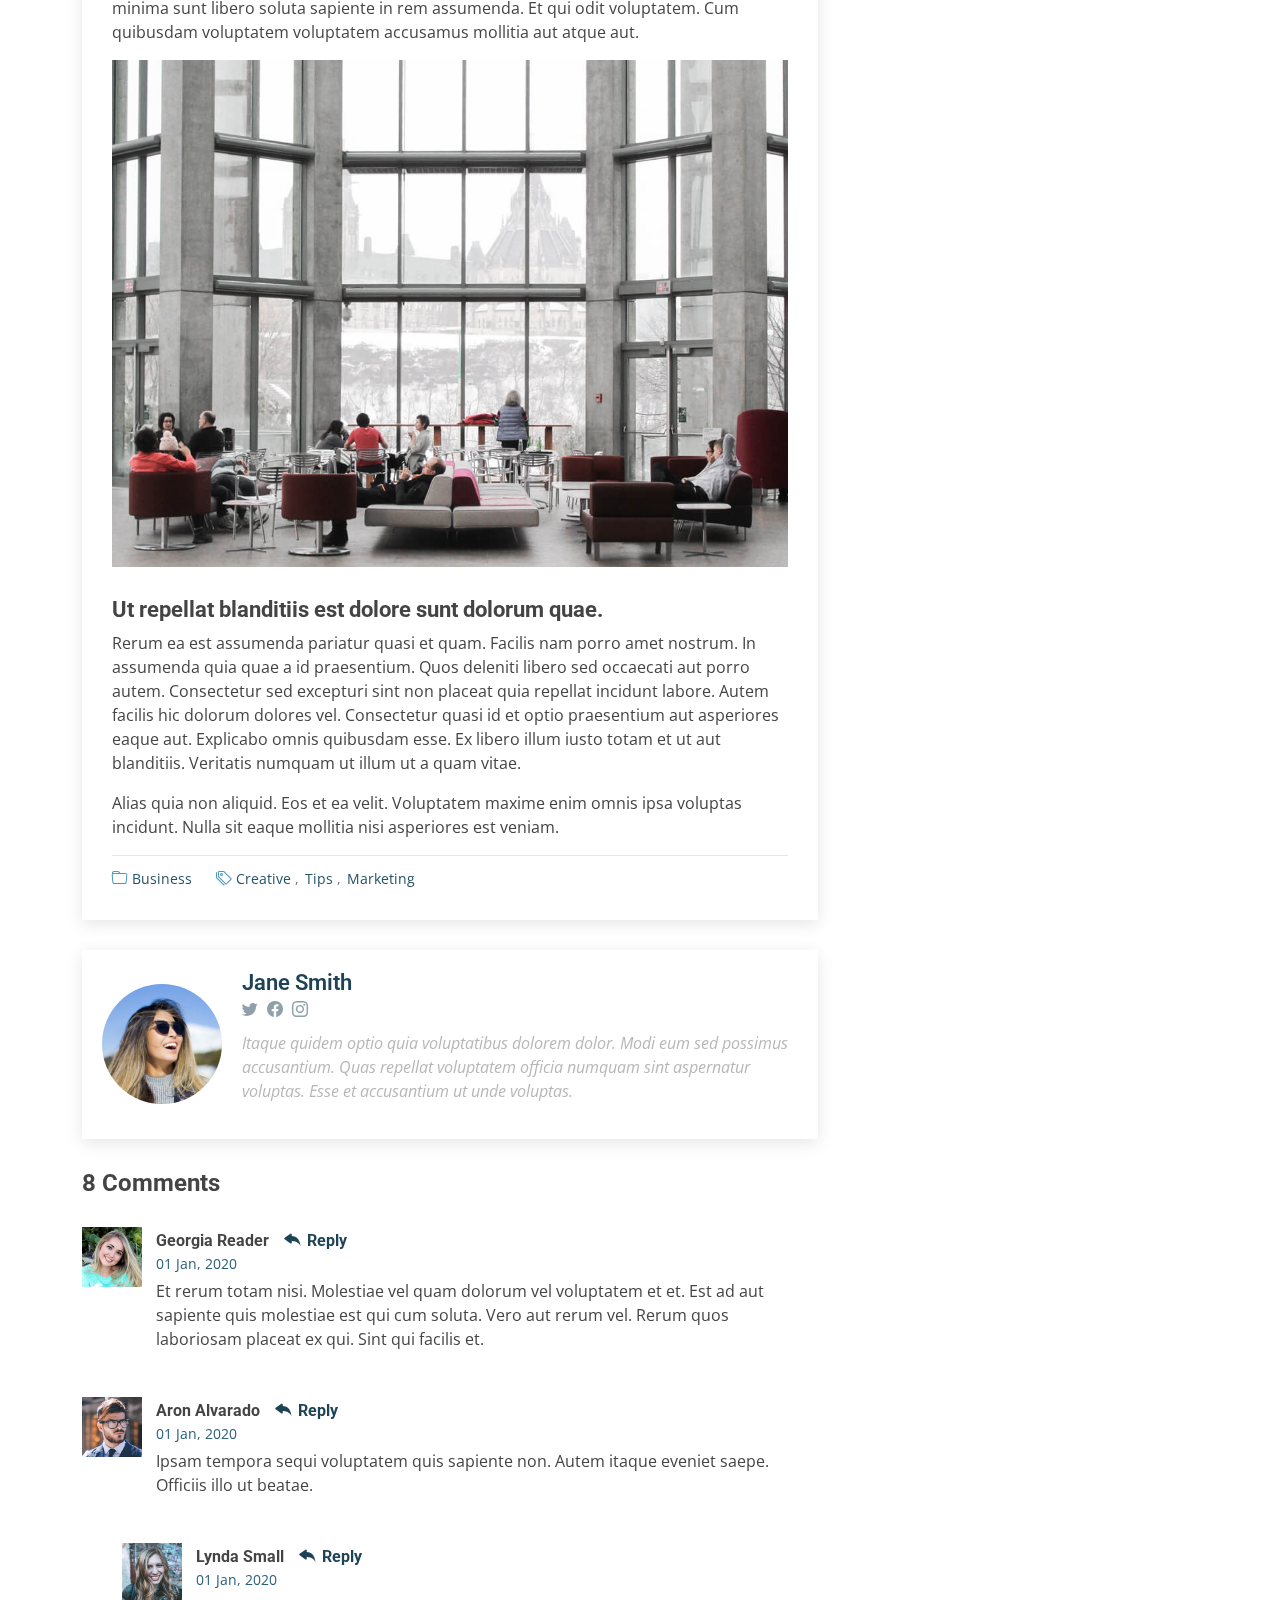
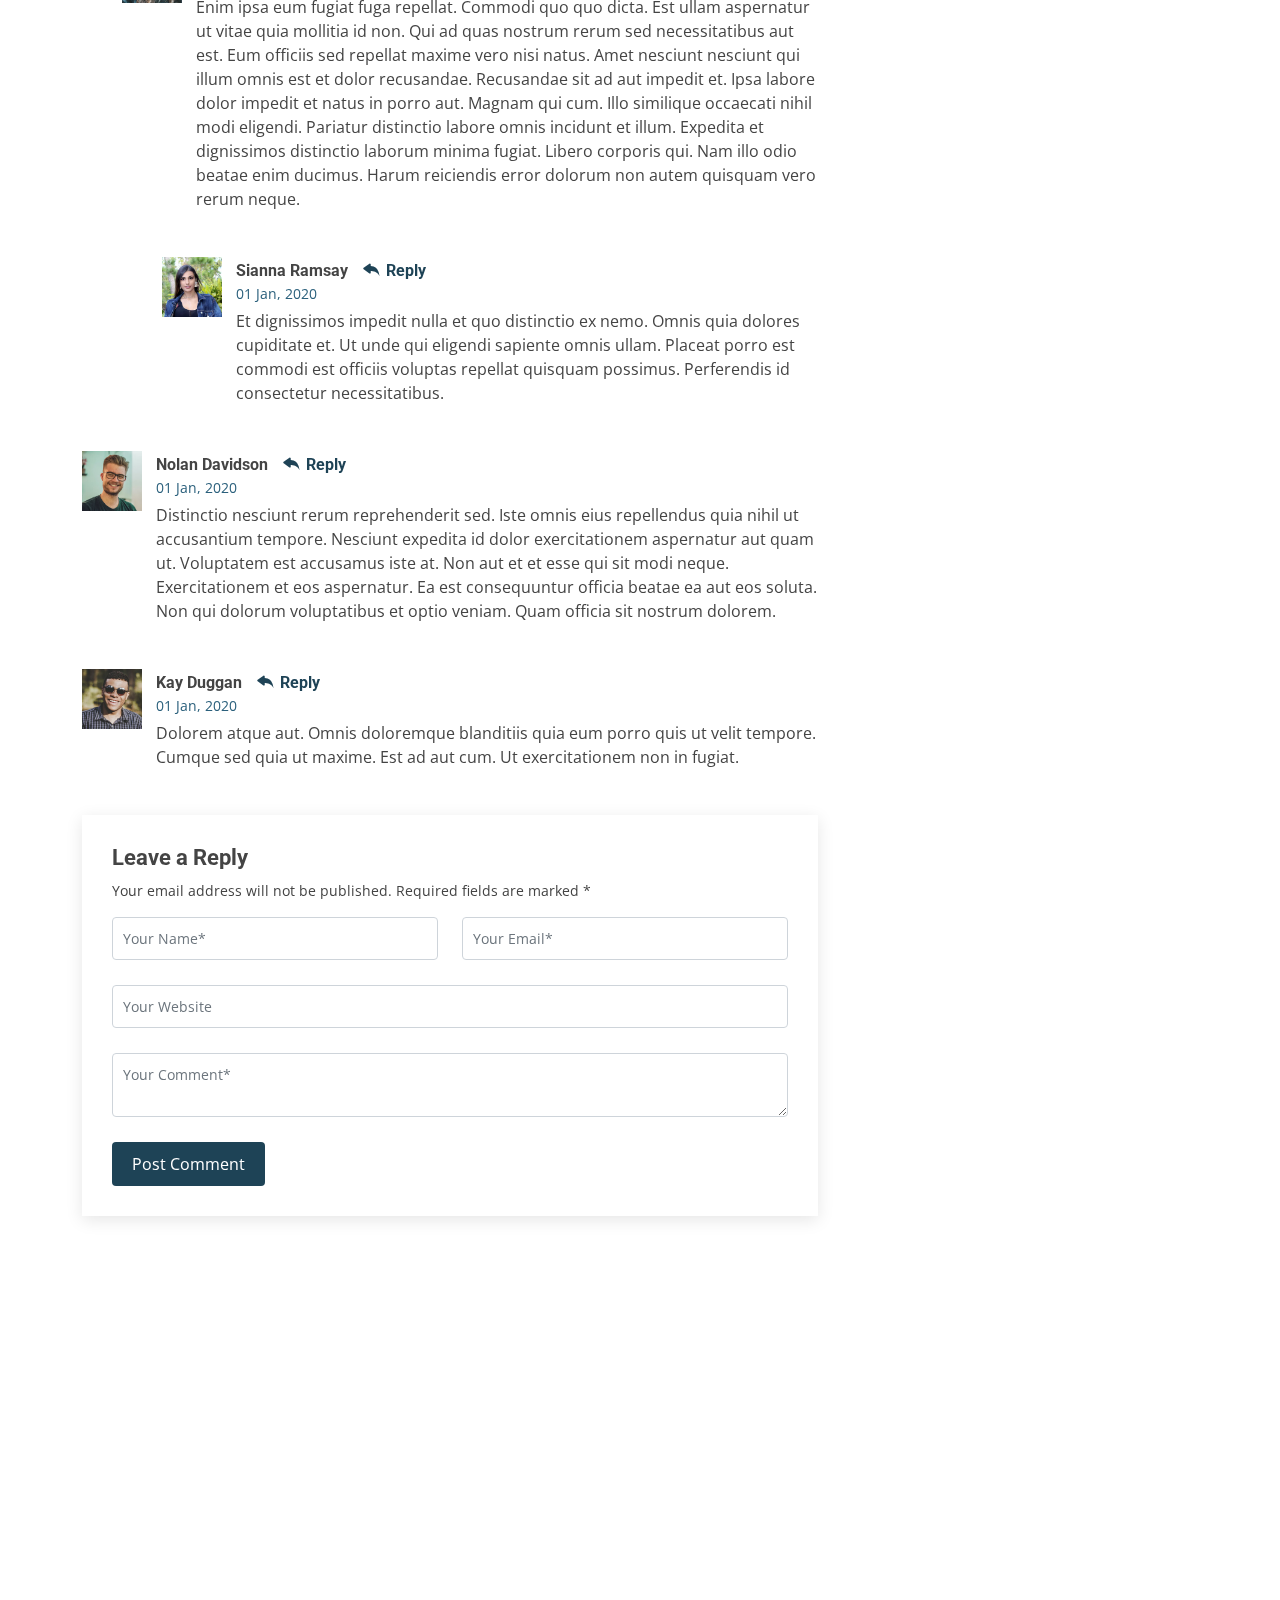
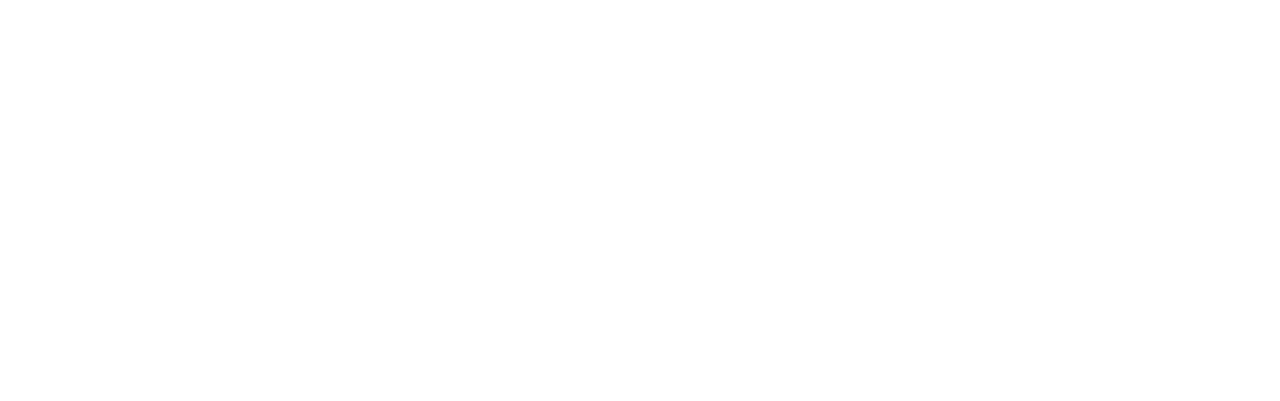
<file: blog-single.html>
<!DOCTYPE html>
<html lang="en">

<head>
  <meta charset="utf-8">
  <meta content="width=device-width, initial-scale=1.0" name="viewport">

  <title>Blog Single - My first Template</title>
  <meta content="" name="description">
  <meta content="" name="keywords">

  <!-- Favicons -->
  <link href="./img/favicon.png" rel="icon">
  <link href="./img/apple-touch-icon.png" rel="apple-touch-icon">

  <!-- Google Fonts -->
  <link href="https://fonts.googleapis.com/css?family=Open+Sans:300,300i,400,400i,600,600i,700,700i|Roboto:300,300i,400,400i,500,500i,700,700i&display=swap" rel="stylesheet">

  <!-- Vendor CSS Files -->
  <link href="./vendor/animate.css/animate.min.css" rel="stylesheet">
  <link href="./vendor/aos/aos.css" rel="stylesheet">
  <link href="./vendor/bootstrap/css/bootstrap.min.css" rel="stylesheet">
  <link href="./vendor/bootstrap-icons/bootstrap-icons.css" rel="stylesheet">
  <link href="./vendor/boxicons/css/boxicons.min.css" rel="stylesheet">
  <link href="./vendor/glightbox/css/glightbox.min.css" rel="stylesheet">
  <link href="./vendor/swiper/swiper-bundle.min.css" rel="stylesheet">

  <!-- Template Main CSS File -->
  <link href="./css/style.css" rel="stylesheet">
</head>

<body>

  <!-- Header -->
  <header id="header" class="fixed-top d-flex align-items-center ">
    <div class="container d-flex justify-content-between align-items-center">

      <div class="logo">
        <h1 class="text-light"><a href="index.html"><span>Moderna</span></a></h1>
      </div>

      <nav id="navbar" class="navbar">
        <ul>
          <li><a class="" href="index.html">Home</a></li>
          <li><a href="about.html">About</a></li>
          <li><a href="services.html">Services</a></li>
          <li><a href="portfolio.html">Portfolio</a></li>
          <li><a href="team.html">Team</a></li>
          <li><a class="active" href="blog.html">Blog</a></li>
          <li class="dropdown"><a href="#"><span>Drop Down</span> <i class="bi bi-chevron-down"></i></a>
            <ul>
              <li><a href="#">Drop Down 1</a></li>
              <li class="dropdown"><a href="#"><span>Deep Drop Down</span> <i class="bi bi-chevron-right"></i></a>
                <ul>
                  <li><a href="#">Deep Drop Down 1</a></li>
                  <li><a href="#">Deep Drop Down 2</a></li>
                  <li><a href="#">Deep Drop Down 3</a></li>
                  <li><a href="#">Deep Drop Down 4</a></li>
                  <li><a href="#">Deep Drop Down 5</a></li>
                </ul>
              </li>
              <li><a href="#">Drop Down 2</a></li>
              <li><a href="#">Drop Down 3</a></li>
              <li><a href="#">Drop Down 4</a></li>
            </ul>
          </li>
          <li><a href="contact.html">Contact Us</a></li>
        </ul>
        <i class="bi bi-list mobile-nav-toggle"></i>
      </nav><!-- .navbar -->

    </div>
  </header><!-- End Header -->

  <main id="main">

    <!-- Blog Section -->
    <section class="breadcrumbs">
      <div class="container">

        <div class="d-flex justify-content-between align-items-center">
          <h2>Blog</h2>

          <ol>
            <li><a href="index.html">Home</a></li>
            <li><a href="blog.html">Blog</a></li>
            <li>Dolorum optio tempore voluptas dignissimos cumque fuga qui quibusdam quia reiciendis</li>
          </ol>
        </div>

      </div>
    </section><!-- End Blog Section -->

    <!-- Blog Single Section -->
    <section id="blog" class="blog">
      <div class="container" data-aos="fade-up">

        <div class="row">

          <div class="col-lg-8 entries">

            <article class="entry entry-single">

              <div class="entry-img">
                <img src="./img/blog/blog-1.jpg" alt="" class="img-fluid">
              </div>

              <h2 class="entry-title">
                <a href="blog-single.html">Dolorum optio tempore voluptas dignissimos cumque fuga qui quibusdam quia</a>
              </h2>

              <div class="entry-meta">
                <ul>
                  <li class="d-flex align-items-center"><i class="bi bi-person"></i> <a href="blog-single.html">John Doe</a></li>
                  <li class="d-flex align-items-center"><i class="bi bi-clock"></i> <a href="blog-single.html"><time datetime="2020-01-01">Jan 1, 2020</time></a></li>
                  <li class="d-flex align-items-center"><i class="bi bi-chat-dots"></i> <a href="blog-single.html">12 Comments</a></li>
                </ul>
              </div>

              <div class="entry-content">
                <p>
                  Similique neque nam consequuntur ad non maxime aliquam quas. Quibusdam animi praesentium. Aliquam et laboriosam eius aut nostrum quidem aliquid dicta.
                  Et eveniet enim. Qui velit est ea dolorem doloremque deleniti aperiam unde soluta. Est cum et quod quos aut ut et sit sunt. Voluptate porro consequatur assumenda perferendis dolore.
                </p>

                <p>
                  Sit repellat hic cupiditate hic ut nemo. Quis nihil sunt non reiciendis. Sequi in accusamus harum vel aspernatur. Excepturi numquam nihil cumque odio. Et voluptate cupiditate.
                </p>

                <blockquote>
                  <p>
                    Et vero doloremque tempore voluptatem ratione vel aut. Deleniti sunt animi aut. Aut eos aliquam doloribus minus autem quos.
                  </p>
                </blockquote>

                <p>
                  Sed quo laboriosam qui architecto. Occaecati repellendus omnis dicta inventore tempore provident voluptas mollitia aliquid. Id repellendus quia. Asperiores nihil magni dicta est suscipit perspiciatis. Voluptate ex rerum assumenda dolores nihil quaerat.
                  Dolor porro tempora et quibusdam voluptas. Beatae aut at ad qui tempore corrupti velit quisquam rerum. Omnis dolorum exercitationem harum qui qui blanditiis neque.
                  Iusto autem itaque. Repudiandae hic quae aspernatur ea neque qui. Architecto voluptatem magni. Vel magnam quod et tempora deleniti error rerum nihil tempora.
                </p>

                <h3>Et quae iure vel ut odit alias.</h3>
                <p>
                  Officiis animi maxime nulla quo et harum eum quis a. Sit hic in qui quos fugit ut rerum atque. Optio provident dolores atque voluptatem rem excepturi molestiae qui. Voluptatem laborum omnis ullam quibusdam perspiciatis nulla nostrum. Voluptatum est libero eum nesciunt aliquid qui.
                  Quia et suscipit non sequi. Maxime sed odit. Beatae nesciunt nesciunt accusamus quia aut ratione aspernatur dolor. Sint harum eveniet dicta exercitationem minima. Exercitationem omnis asperiores natus aperiam dolor consequatur id ex sed. Quibusdam rerum dolores sint consequatur quidem ea.
                  Beatae minima sunt libero soluta sapiente in rem assumenda. Et qui odit voluptatem. Cum quibusdam voluptatem voluptatem accusamus mollitia aut atque aut.
                </p>
                <img src="./img/blog/blog-inside-post.jpg" class="img-fluid" alt="">

                <h3>Ut repellat blanditiis est dolore sunt dolorum quae.</h3>
                <p>
                  Rerum ea est assumenda pariatur quasi et quam. Facilis nam porro amet nostrum. In assumenda quia quae a id praesentium. Quos deleniti libero sed occaecati aut porro autem. Consectetur sed excepturi sint non placeat quia repellat incidunt labore. Autem facilis hic dolorum dolores vel.
                  Consectetur quasi id et optio praesentium aut asperiores eaque aut. Explicabo omnis quibusdam esse. Ex libero illum iusto totam et ut aut blanditiis. Veritatis numquam ut illum ut a quam vitae.
                </p>
                <p>
                  Alias quia non aliquid. Eos et ea velit. Voluptatem maxime enim omnis ipsa voluptas incidunt. Nulla sit eaque mollitia nisi asperiores est veniam.
                </p>

              </div>

              <div class="entry-footer">
                <i class="bi bi-folder"></i>
                <ul class="cats">
                  <li><a href="#">Business</a></li>
                </ul>

                <i class="bi bi-tags"></i>
                <ul class="tags">
                  <li><a href="#">Creative</a></li>
                  <li><a href="#">Tips</a></li>
                  <li><a href="#">Marketing</a></li>
                </ul>
              </div>

            </article><!-- End blog entry -->

            <div class="blog-author d-flex align-items-center">
              <img src="./img/blog/blog-author.jpg" class="rounded-circle float-left" alt="">
              <div>
                <h4>Jane Smith</h4>
                <div class="social-links">
                  <a href="https://twitters.com/#"><i class="bi bi-twitter"></i></a>
                  <a href="https://facebook.com/#"><i class="bi bi-facebook"></i></a>
                  <a href="https://instagram.com/#"><i class="biu bi-instagram"></i></a>
                </div>
                <p>
                  Itaque quidem optio quia voluptatibus dolorem dolor. Modi eum sed possimus accusantium. Quas repellat voluptatem officia numquam sint aspernatur voluptas. Esse et accusantium ut unde voluptas.
                </p>
              </div>
            </div><!-- End blog author bio -->

            <div class="blog-comments">

              <h4 class="comments-count">8 Comments</h4>

              <div id="comment-1" class="comment">
                <div class="d-flex">
                  <div class="comment-img"><img src="./img/blog/comments-1.jpg" alt=""></div>
                  <div>
                    <h5><a href="">Georgia Reader</a> <a href="#" class="reply"><i class="bi bi-reply-fill"></i> Reply</a></h5>
                    <time datetime="2020-01-01">01 Jan, 2020</time>
                    <p>
                      Et rerum totam nisi. Molestiae vel quam dolorum vel voluptatem et et. Est ad aut sapiente quis molestiae est qui cum soluta.
                      Vero aut rerum vel. Rerum quos laboriosam placeat ex qui. Sint qui facilis et.
                    </p>
                  </div>
                </div>
              </div><!-- End comment #1 -->

              <div id="comment-2" class="comment">
                <div class="d-flex">
                  <div class="comment-img"><img src="./img/blog/comments-2.jpg" alt=""></div>
                  <div>
                    <h5><a href="">Aron Alvarado</a> <a href="#" class="reply"><i class="bi bi-reply-fill"></i> Reply</a></h5>
                    <time datetime="2020-01-01">01 Jan, 2020</time>
                    <p>
                      Ipsam tempora sequi voluptatem quis sapiente non. Autem itaque eveniet saepe. Officiis illo ut beatae.
                    </p>
                  </div>
                </div>

                <div id="comment-reply-1" class="comment comment-reply">
                  <div class="d-flex">
                    <div class="comment-img"><img src="./img/blog/comments-3.jpg" alt=""></div>
                    <div>
                      <h5><a href="">Lynda Small</a> <a href="#" class="reply"><i class="bi bi-reply-fill"></i> Reply</a></h5>
                      <time datetime="2020-01-01">01 Jan, 2020</time>
                      <p>
                        Enim ipsa eum fugiat fuga repellat. Commodi quo quo dicta. Est ullam aspernatur ut vitae quia mollitia id non. Qui ad quas nostrum rerum sed necessitatibus aut est. Eum officiis sed repellat maxime vero nisi natus. Amet nesciunt nesciunt qui illum omnis est et dolor recusandae.

                        Recusandae sit ad aut impedit et. Ipsa labore dolor impedit et natus in porro aut. Magnam qui cum. Illo similique occaecati nihil modi eligendi. Pariatur distinctio labore omnis incidunt et illum. Expedita et dignissimos distinctio laborum minima fugiat.

                        Libero corporis qui. Nam illo odio beatae enim ducimus. Harum reiciendis error dolorum non autem quisquam vero rerum neque.
                      </p>
                    </div>
                  </div>

                  <div id="comment-reply-2" class="comment comment-reply">
                    <div class="d-flex">
                      <div class="comment-img"><img src="./img/blog/comments-4.jpg" alt=""></div>
                      <div>
                        <h5><a href="">Sianna Ramsay</a> <a href="#" class="reply"><i class="bi bi-reply-fill"></i> Reply</a></h5>
                        <time datetime="2020-01-01">01 Jan, 2020</time>
                        <p>
                          Et dignissimos impedit nulla et quo distinctio ex nemo. Omnis quia dolores cupiditate et. Ut unde qui eligendi sapiente omnis ullam. Placeat porro est commodi est officiis voluptas repellat quisquam possimus. Perferendis id consectetur necessitatibus.
                        </p>
                      </div>
                    </div>

                  </div><!-- End comment reply #2-->

                </div><!-- End comment reply #1-->

              </div><!-- End comment #2-->

              <div id="comment-3" class="comment">
                <div class="d-flex">
                  <div class="comment-img"><img src="./img/blog/comments-5.jpg" alt=""></div>
                  <div>
                    <h5><a href="">Nolan Davidson</a> <a href="#" class="reply"><i class="bi bi-reply-fill"></i> Reply</a></h5>
                    <time datetime="2020-01-01">01 Jan, 2020</time>
                    <p>
                      Distinctio nesciunt rerum reprehenderit sed. Iste omnis eius repellendus quia nihil ut accusantium tempore. Nesciunt expedita id dolor exercitationem aspernatur aut quam ut. Voluptatem est accusamus iste at.
                      Non aut et et esse qui sit modi neque. Exercitationem et eos aspernatur. Ea est consequuntur officia beatae ea aut eos soluta. Non qui dolorum voluptatibus et optio veniam. Quam officia sit nostrum dolorem.
                    </p>
                  </div>
                </div>

              </div><!-- End comment #3 -->

              <div id="comment-4" class="comment">
                <div class="d-flex">
                  <div class="comment-img"><img src="./img/blog/comments-6.jpg" alt=""></div>
                  <div>
                    <h5><a href="">Kay Duggan</a> <a href="#" class="reply"><i class="bi bi-reply-fill"></i> Reply</a></h5>
                    <time datetime="2020-01-01">01 Jan, 2020</time>
                    <p>
                      Dolorem atque aut. Omnis doloremque blanditiis quia eum porro quis ut velit tempore. Cumque sed quia ut maxime. Est ad aut cum. Ut exercitationem non in fugiat.
                    </p>
                  </div>
                </div>

              </div><!-- End comment #4 -->

              <div class="reply-form">
                <h4>Leave a Reply</h4>
                <p>Your email address will not be published. Required fields are marked * </p>
                <form action="">
                  <div class="row">
                    <div class="col-md-6 form-group">
                      <input name="name" type="text" class="form-control" placeholder="Your Name*">
                    </div>
                    <div class="col-md-6 form-group">
                      <input name="email" type="text" class="form-control" placeholder="Your Email*">
                    </div>
                  </div>
                  <div class="row">
                    <div class="col form-group">
                      <input name="website" type="text" class="form-control" placeholder="Your Website">
                    </div>
                  </div>
                  <div class="row">
                    <div class="col form-group">
                      <textarea name="comment" class="form-control" placeholder="Your Comment*"></textarea>
                    </div>
                  </div>
                  <button type="submit" class="btn btn-primary">Post Comment</button>

                </form>

              </div>

            </div><!-- End blog comments -->

          </div><!-- End blog entries list -->

          <div class="col-lg-4">

            <div class="sidebar">

              <h3 class="sidebar-title">Search</h3>
              <div class="sidebar-item search-form">
                <form action="">
                  <input type="text">
                  <button type="submit"><i class="bi bi-search"></i></button>
                </form>
              </div><!-- End sidebar search formn-->

              <h3 class="sidebar-title">Categories</h3>
              <div class="sidebar-item categories">
                <ul>
                  <li><a href="#">General <span>(25)</span></a></li>
                  <li><a href="#">Lifestyle <span>(12)</span></a></li>
                  <li><a href="#">Travel <span>(5)</span></a></li>
                  <li><a href="#">Design <span>(22)</span></a></li>
                  <li><a href="#">Creative <span>(8)</span></a></li>
                  <li><a href="#">Educaion <span>(14)</span></a></li>
                </ul>
              </div><!-- End sidebar categories-->

              <h3 class="sidebar-title">Recent Posts</h3>
              <div class="sidebar-item recent-posts">
                <div class="post-item clearfix">
                  <img src="./img/blog/blog-recent-1.jpg" alt="">
                  <h4><a href="blog-single.html">Nihil blanditiis at in nihil autem</a></h4>
                  <time datetime="2020-01-01">Jan 1, 2020</time>
                </div>

                <div class="post-item clearfix">
                  <img src="./img/blog/blog-recent-2.jpg" alt="">
                  <h4><a href="blog-single.html">Quidem autem et impedit</a></h4>
                  <time datetime="2020-01-01">Jan 1, 2020</time>
                </div>

                <div class="post-item clearfix">
                  <img src="./img/blog/blog-recent-3.jpg" alt="">
                  <h4><a href="blog-single.html">Id quia et et ut maxime similique occaecati ut</a></h4>
                  <time datetime="2020-01-01">Jan 1, 2020</time>
                </div>

                <div class="post-item clearfix">
                  <img src="./img/blog/blog-recent-4.jpg" alt="">
                  <h4><a href="blog-single.html">Laborum corporis quo dara net para</a></h4>
                  <time datetime="2020-01-01">Jan 1, 2020</time>
                </div>

                <div class="post-item clearfix">
                  <img src="./img/blog/blog-recent-5.jpg" alt="">
                  <h4><a href="blog-single.html">Et dolores corrupti quae illo quod dolor</a></h4>
                  <time datetime="2020-01-01">Jan 1, 2020</time>
                </div>

              </div><!-- End sidebar recent posts-->

              <h3 class="sidebar-title">Tags</h3>
              <div class="sidebar-item tags">
                <ul>
                  <li><a href="#">App</a></li>
                  <li><a href="#">IT</a></li>
                  <li><a href="#">Business</a></li>
                  <li><a href="#">Mac</a></li>
                  <li><a href="#">Design</a></li>
                  <li><a href="#">Office</a></li>
                  <li><a href="#">Creative</a></li>
                  <li><a href="#">Studio</a></li>
                  <li><a href="#">Smart</a></li>
                  <li><a href="#">Tips</a></li>
                  <li><a href="#">Marketing</a></li>
                </ul>
              </div><!-- End sidebar tags-->

            </div><!-- End sidebar -->

          </div><!-- End blog sidebar -->

        </div>

      </div>
    </section><!-- End Blog Single Section -->

  </main><!-- End #main -->

  <!-- Footer -->
  <footer id="footer" data-aos="fade-up" data-aos-easing="ease-in-out" data-aos-duration="500">

    <div class="footer-newsletter">
      <div class="container">
        <div class="row">
          <div class="col-lg-6">
            <h4>Our Newsletter</h4>
            <p>Tamen quem nulla quae legam multos aute sint culpa legam noster magna</p>
          </div>
          <div class="col-lg-6">
            <form action="" method="post">
              <input type="email" name="email"><input type="submit" value="Subscribe">
            </form>
          </div>
        </div>
      </div>
    </div>

    <div class="footer-top">
      <div class="container">
        <div class="row">

          <div class="col-lg-3 col-md-6 footer-links">
            <h4>Useful Links</h4>
            <ul>
              <li><i class="bx bx-chevron-right"></i> <a href="#">Home</a></li>
              <li><i class="bx bx-chevron-right"></i> <a href="#">About us</a></li>
              <li><i class="bx bx-chevron-right"></i> <a href="#">Services</a></li>
              <li><i class="bx bx-chevron-right"></i> <a href="#">Terms of service</a></li>
              <li><i class="bx bx-chevron-right"></i> <a href="#">Privacy policy</a></li>
            </ul>
          </div>

          <div class="col-lg-3 col-md-6 footer-links">
            <h4>Our Services</h4>
            <ul>
              <li><i class="bx bx-chevron-right"></i> <a href="#">Web Design</a></li>
              <li><i class="bx bx-chevron-right"></i> <a href="#">Web Development</a></li>
              <li><i class="bx bx-chevron-right"></i> <a href="#">Product Management</a></li>
              <li><i class="bx bx-chevron-right"></i> <a href="#">Marketing</a></li>
              <li><i class="bx bx-chevron-right"></i> <a href="#">Graphic Design</a></li>
            </ul>
          </div>

          <div class="col-lg-3 col-md-6 footer-contact">
            <h4>Contact Us</h4>
            <p>
              A108 Adam Street <br>
              New York, NY 535022<br>
              United States <br><br>
              <strong>Phone:</strong> +1 5589 55488 55<br>
              <strong>Email:</strong> info@example.com<br>
            </p>

          </div>

          <div class="col-lg-3 col-md-6 footer-info">
            <h3>About Moderna</h3>
            <p>Cras fermentum odio eu feugiat lide par naso tierra. Justo eget nada terra videa magna derita valies darta donna mare fermentum iaculis eu non diam phasellus.</p>
            <div class="social-links mt-3">
              <a href="#" class="twitter"><i class="bx bxl-twitter"></i></a>
              <a href="#" class="facebook"><i class="bx bxl-facebook"></i></a>
              <a href="#" class="instagram"><i class="bx bxl-instagram"></i></a>
              <a href="#" class="linkedin"><i class="bx bxl-linkedin"></i></a>
            </div>
          </div>

        </div>
      </div>
    </div>

    <div class="container">
      <div class="copyright">
        &copy; Copyright <strong><span>Moderna</span></strong>. All Rights Reserved
      </div>
      <div class="credits">
        Designed by <a href="https://bootstrapmade.com/">BootstrapMade</a>
      </div>
    </div>
  </footer><!-- End Footer -->

  <a href="#" class="back-to-top d-flex align-items-center justify-content-center"><i class="bi bi-arrow-up-short"></i></a>

  <!-- Vendor JS Files -->
  <script src="./vendor/purecounter/purecounter.js"></script>
  <script src="./vendor/aos/aos.js"></script>
  <script src="./vendor/bootstrap/js/bootstrap.bundle.min.js"></script>
  <script src="./vendor/glightbox/js/glightbox.min.js"></script>
  <script src="./vendor/isotope-layout/isotope.pkgd.min.js"></script>
  <script src="./vendor/swiper/swiper-bundle.min.js"></script>
  <script src="./vendor/waypoints/noframework.waypoints.js"></script>
  <script src="./vendor/php-email-form/validate.js"></script>

  <!-- Template Main JS File -->
  <script src="./js/main.js"></script>

</body>

</html>
</file>
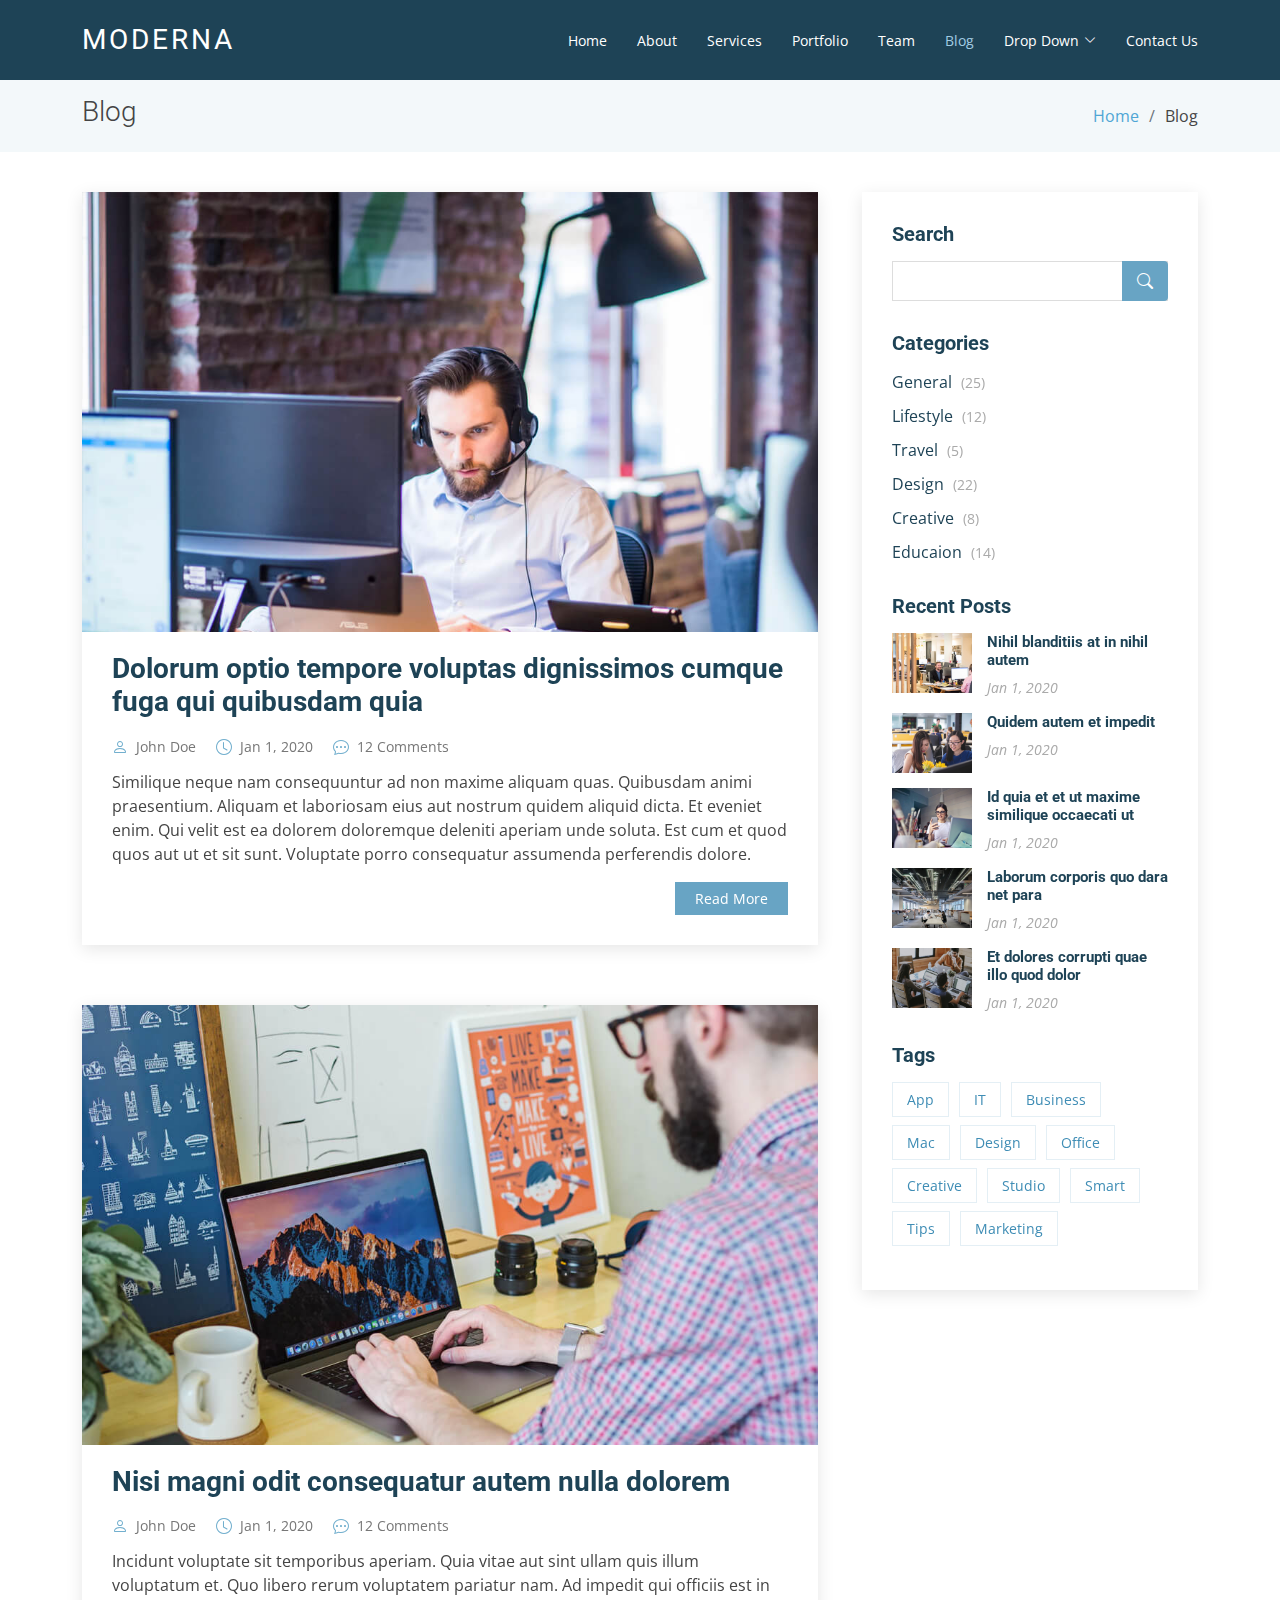
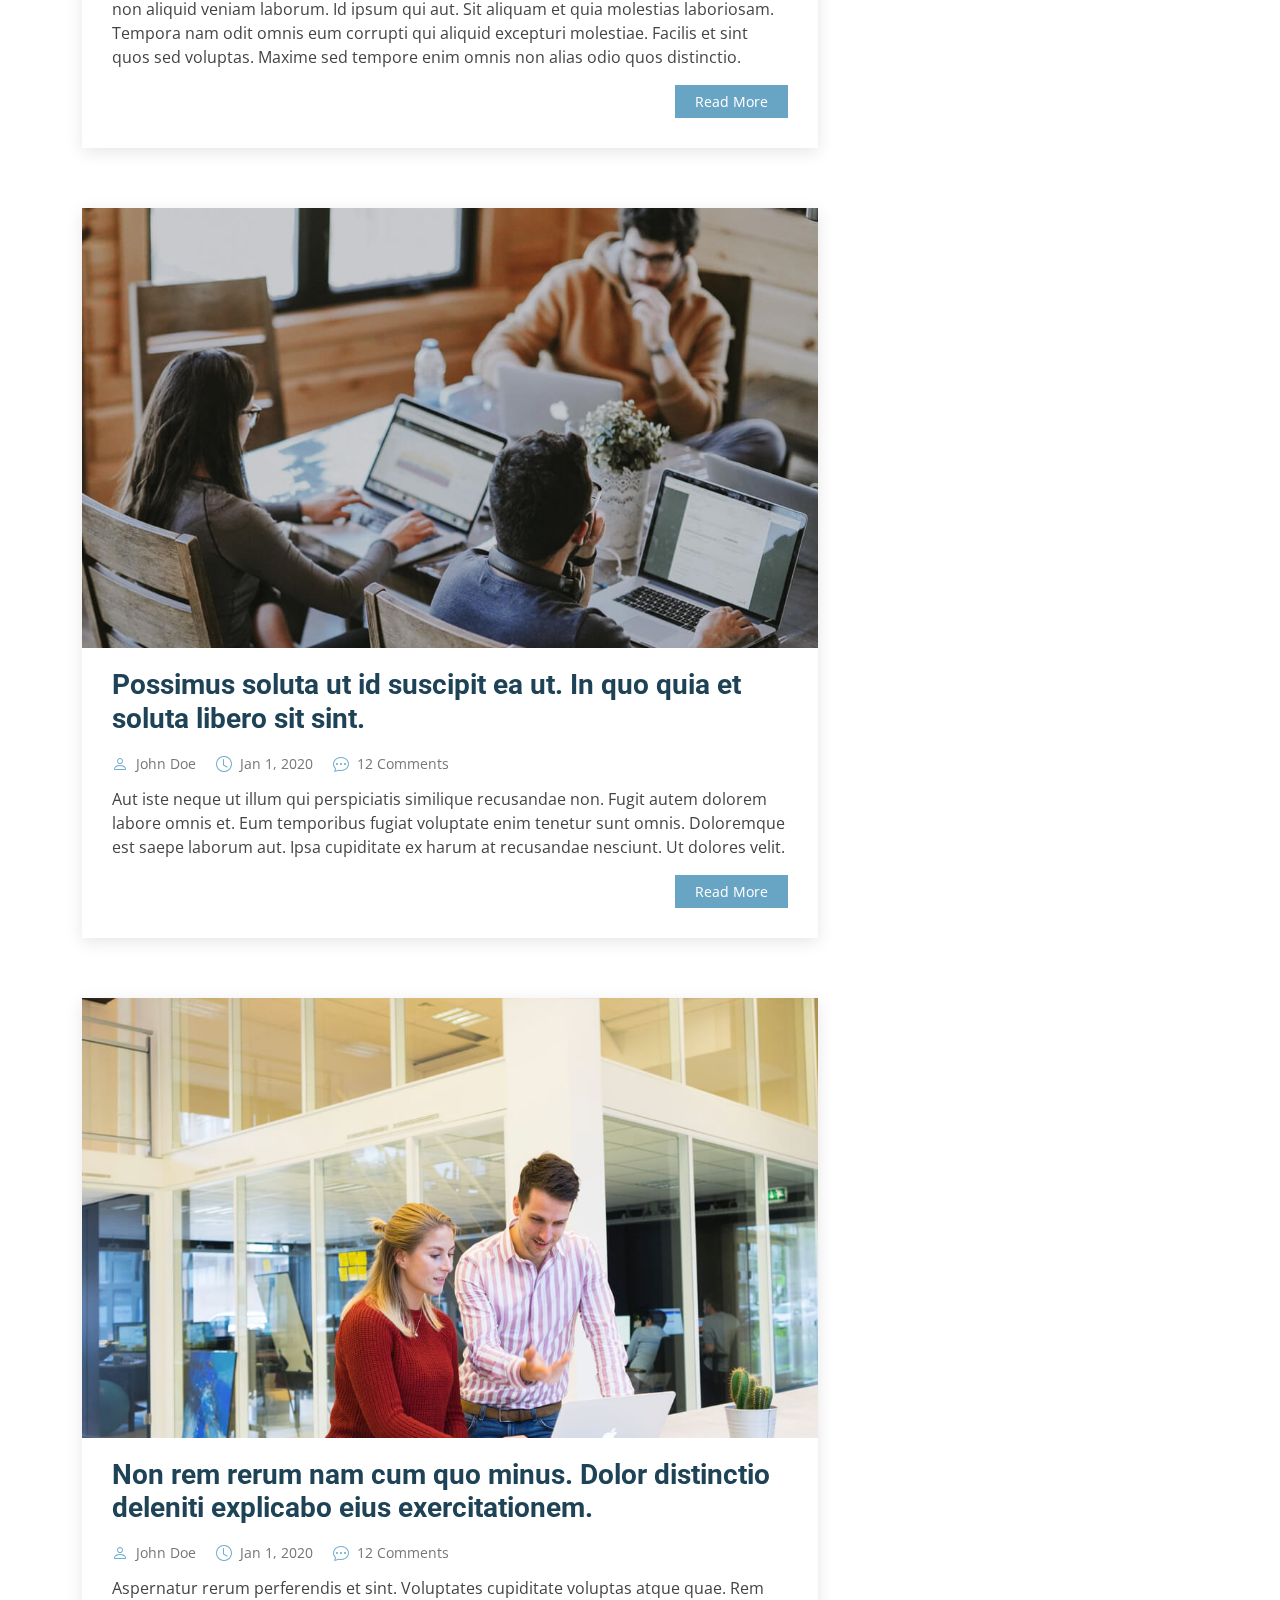
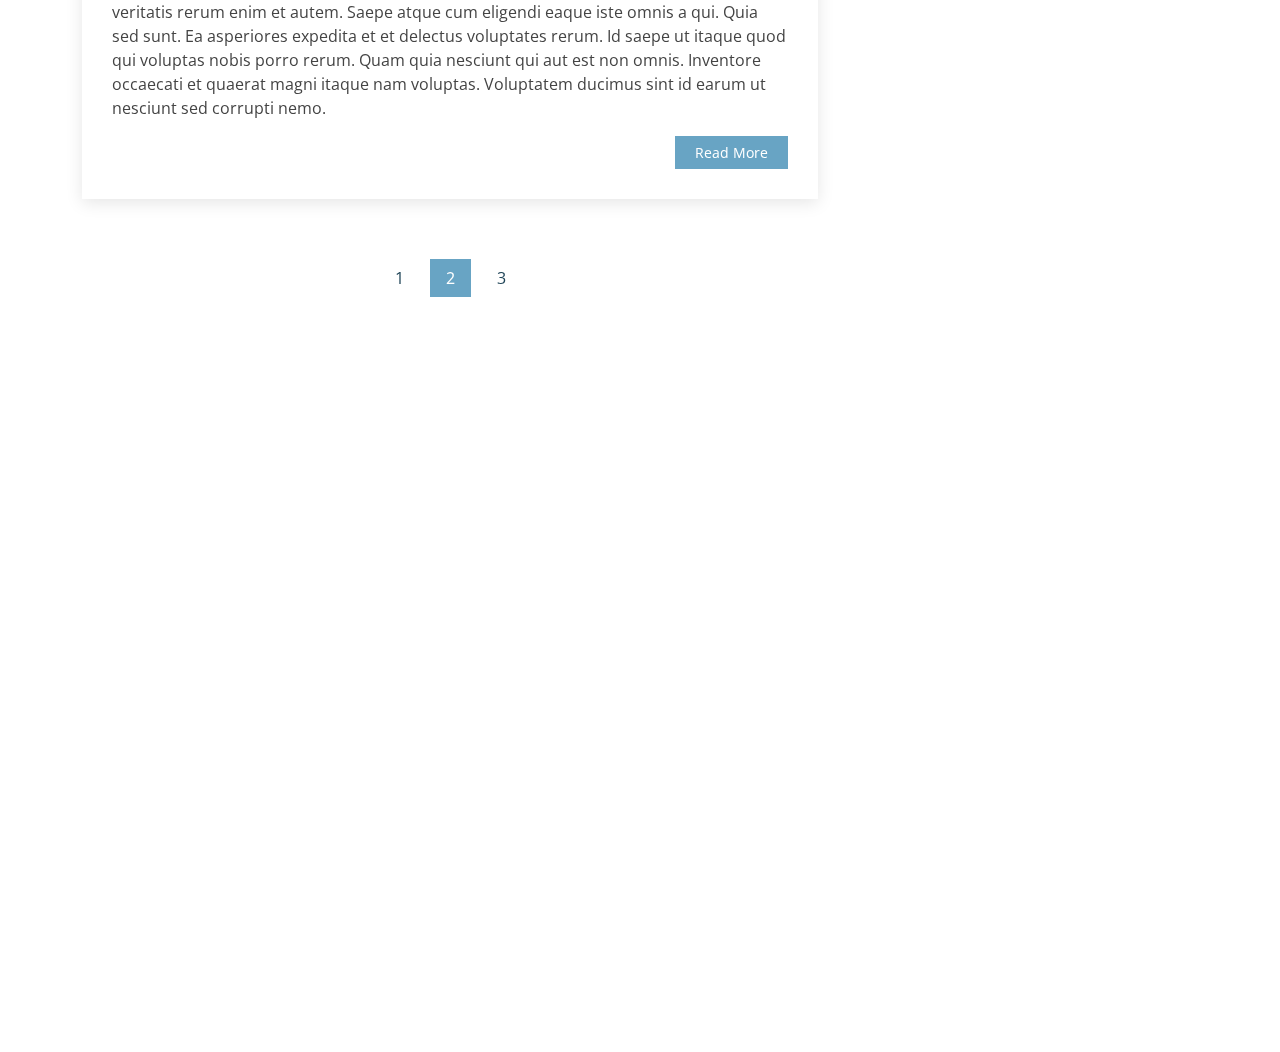
<file: blog.html>
<!DOCTYPE html>
<html lang="en">

<head>
  <meta charset="utf-8">
  <meta content="width=device-width, initial-scale=1.0" name="viewport">

  <title>Blog - My first Template</title>
  <meta content="" name="description">
  <meta content="" name="keywords">

  <!-- Favicons -->
  <link href="./img/favicon.png" rel="icon">
  <link href="./img/apple-touch-icon.png" rel="apple-touch-icon">

  <!-- Google Fonts -->
  <link href="https://fonts.googleapis.com/css?family=Open+Sans:300,300i,400,400i,600,600i,700,700i|Roboto:300,300i,400,400i,500,500i,700,700i&display=swap" rel="stylesheet">

  <!-- Vendor CSS Files -->
  <link href="./vendor/animate.css/animate.min.css" rel="stylesheet">
  <link href="./vendor/aos/aos.css" rel="stylesheet">
  <link href="./vendor/bootstrap/css/bootstrap.min.css" rel="stylesheet">
  <link href="./vendor/bootstrap-icons/bootstrap-icons.css" rel="stylesheet">
  <link href="./vendor/boxicons/css/boxicons.min.css" rel="stylesheet">
  <link href="./vendor/glightbox/css/glightbox.min.css" rel="stylesheet">
  <link href="./vendor/swiper/swiper-bundle.min.css" rel="stylesheet">

  <!-- Template Main CSS File -->
  <link href="./css/style.css" rel="stylesheet">
</head>

<body>

  <!-- Header -->
  <header id="header" class="fixed-top d-flex align-items-center ">
    <div class="container d-flex justify-content-between align-items-center">

      <div class="logo">
        <h1 class="text-light"><a href="index.html"><span>Moderna</span></a></h1>
      </div>

      <nav id="navbar" class="navbar">
        <ul>
          <li><a class="" href="index.html">Home</a></li>
          <li><a href="about.html">About</a></li>
          <li><a href="services.html">Services</a></li>
          <li><a href="portfolio.html">Portfolio</a></li>
          <li><a href="team.html">Team</a></li>
          <li><a class="active" href="blog.html">Blog</a></li>
          <li class="dropdown"><a href="#"><span>Drop Down</span> <i class="bi bi-chevron-down"></i></a>
            <ul>
              <li><a href="#">Drop Down 1</a></li>
              <li class="dropdown"><a href="#"><span>Deep Drop Down</span> <i class="bi bi-chevron-right"></i></a>
                <ul>
                  <li><a href="#">Deep Drop Down 1</a></li>
                  <li><a href="#">Deep Drop Down 2</a></li>
                  <li><a href="#">Deep Drop Down 3</a></li>
                  <li><a href="#">Deep Drop Down 4</a></li>
                  <li><a href="#">Deep Drop Down 5</a></li>
                </ul>
              </li>
              <li><a href="#">Drop Down 2</a></li>
              <li><a href="#">Drop Down 3</a></li>
              <li><a href="#">Drop Down 4</a></li>
            </ul>
          </li>
          <li><a href="contact.html">Contact Us</a></li>
        </ul>
        <i class="bi bi-list mobile-nav-toggle"></i>
      </nav><!-- .navbar -->

    </div>
  </header><!-- End Header -->

  <main id="main">

    <!-- Blog Section -->
    <section class="breadcrumbs">
      <div class="container">

        <div class="d-flex justify-content-between align-items-center">
          <h2>Blog</h2>

          <ol>
            <li><a href="index.html">Home</a></li>
            <li>Blog</li>
          </ol>
        </div>

      </div>
    </section><!-- End Blog Section -->

    <!-- Blog Section -->
    <section id="blog" class="blog">
      <div class="container" data-aos="fade-up">

        <div class="row">

          <div class="col-lg-8 entries">

            <article class="entry">

              <div class="entry-img">
                <img src="./img/blog/blog-1.jpg" alt="" class="img-fluid">
              </div>

              <h2 class="entry-title">
                <a href="blog-single.html">Dolorum optio tempore voluptas dignissimos cumque fuga qui quibusdam quia</a>
              </h2>

              <div class="entry-meta">
                <ul>
                  <li class="d-flex align-items-center"><i class="bi bi-person"></i> <a href="blog-single.html">John Doe</a></li>
                  <li class="d-flex align-items-center"><i class="bi bi-clock"></i> <a href="blog-single.html"><time datetime="2020-01-01">Jan 1, 2020</time></a></li>
                  <li class="d-flex align-items-center"><i class="bi bi-chat-dots"></i> <a href="blog-single.html">12 Comments</a></li>
                </ul>
              </div>

              <div class="entry-content">
                <p>
                  Similique neque nam consequuntur ad non maxime aliquam quas. Quibusdam animi praesentium. Aliquam et laboriosam eius aut nostrum quidem aliquid dicta.
                  Et eveniet enim. Qui velit est ea dolorem doloremque deleniti aperiam unde soluta. Est cum et quod quos aut ut et sit sunt. Voluptate porro consequatur assumenda perferendis dolore.
                </p>
                <div class="read-more">
                  <a href="blog-single.html">Read More</a>
                </div>
              </div>

            </article><!-- End blog entry -->

            <article class="entry">

              <div class="entry-img">
                <img src="./img/blog/blog-2.jpg" alt="" class="img-fluid">
              </div>

              <h2 class="entry-title">
                <a href="blog-single.html">Nisi magni odit consequatur autem nulla dolorem</a>
              </h2>

              <div class="entry-meta">
                <ul>
                  <li class="d-flex align-items-center"><i class="bi bi-person"></i> <a href="blog-single.html">John Doe</a></li>
                  <li class="d-flex align-items-center"><i class="bi bi-clock"></i> <a href="blog-single.html"><time datetime="2020-01-01">Jan 1, 2020</time></a></li>
                  <li class="d-flex align-items-center"><i class="bi bi-chat-dots"></i> <a href="blog-single.html">12 Comments</a></li>
                </ul>
              </div>

              <div class="entry-content">
                <p>
                  Incidunt voluptate sit temporibus aperiam. Quia vitae aut sint ullam quis illum voluptatum et. Quo libero rerum voluptatem pariatur nam.
                  Ad impedit qui officiis est in non aliquid veniam laborum. Id ipsum qui aut. Sit aliquam et quia molestias laboriosam. Tempora nam odit omnis eum corrupti qui aliquid excepturi molestiae. Facilis et sint quos sed voluptas. Maxime sed tempore enim omnis non alias odio quos distinctio.
                </p>
                <div class="read-more">
                  <a href="blog-single.html">Read More</a>
                </div>
              </div>

            </article><!-- End blog entry -->

            <article class="entry">

              <div class="entry-img">
                <img src="./img/blog/blog-3.jpg" alt="" class="img-fluid">
              </div>

              <h2 class="entry-title">
                <a href="blog-single.html">Possimus soluta ut id suscipit ea ut. In quo quia et soluta libero sit sint.</a>
              </h2>

              <div class="entry-meta">
                <ul>
                  <li class="d-flex align-items-center"><i class="bi bi-person"></i> <a href="blog-single.html">John Doe</a></li>
                  <li class="d-flex align-items-center"><i class="bi bi-clock"></i> <a href="blog-single.html"><time datetime="2020-01-01">Jan 1, 2020</time></a></li>
                  <li class="d-flex align-items-center"><i class="bi bi-chat-dots"></i> <a href="blog-single.html">12 Comments</a></li>
                </ul>
              </div>

              <div class="entry-content">
                <p>
                  Aut iste neque ut illum qui perspiciatis similique recusandae non. Fugit autem dolorem labore omnis et. Eum temporibus fugiat voluptate enim tenetur sunt omnis.
                  Doloremque est saepe laborum aut. Ipsa cupiditate ex harum at recusandae nesciunt. Ut dolores velit.
                </p>
                <div class="read-more">
                  <a href="blog-single.html">Read More</a>
                </div>
              </div>

            </article><!-- End blog entry -->

            <article class="entry">

              <div class="entry-img">
                <img src="./img/blog/blog-4.jpg" alt="" class="img-fluid">
              </div>

              <h2 class="entry-title">
                <a href="blog-single.html">Non rem rerum nam cum quo minus. Dolor distinctio deleniti explicabo eius exercitationem.</a>
              </h2>

              <div class="entry-meta">
                <ul>
                  <li class="d-flex align-items-center"><i class="bi bi-person"></i> <a href="blog-single.html">John Doe</a></li>
                  <li class="d-flex align-items-center"><i class="bi bi-clock"></i> <a href="blog-single.html"><time datetime="2020-01-01">Jan 1, 2020</time></a></li>
                  <li class="d-flex align-items-center"><i class="bi bi-chat-dots"></i> <a href="blog-single.html">12 Comments</a></li>
                </ul>
              </div>

              <div class="entry-content">
                <p>
                  Aspernatur rerum perferendis et sint. Voluptates cupiditate voluptas atque quae. Rem veritatis rerum enim et autem. Saepe atque cum eligendi eaque iste omnis a qui.
                  Quia sed sunt. Ea asperiores expedita et et delectus voluptates rerum. Id saepe ut itaque quod qui voluptas nobis porro rerum. Quam quia nesciunt qui aut est non omnis. Inventore occaecati et quaerat magni itaque nam voluptas. Voluptatem ducimus sint id earum ut nesciunt sed corrupti nemo.
                </p>
                <div class="read-more">
                  <a href="blog-single.html">Read More</a>
                </div>
              </div>

            </article><!-- End blog entry -->

            <div class="blog-pagination">
              <ul class="justify-content-center">
                <li><a href="#">1</a></li>
                <li class="active"><a href="#">2</a></li>
                <li><a href="#">3</a></li>
              </ul>
            </div>

          </div><!-- End blog entries list -->

          <div class="col-lg-4">

            <div class="sidebar">

              <h3 class="sidebar-title">Search</h3>
              <div class="sidebar-item search-form">
                <form action="">
                  <input type="text">
                  <button type="submit"><i class="bi bi-search"></i></button>
                </form>
              </div><!-- End sidebar search formn-->

              <h3 class="sidebar-title">Categories</h3>
              <div class="sidebar-item categories">
                <ul>
                  <li><a href="#">General <span>(25)</span></a></li>
                  <li><a href="#">Lifestyle <span>(12)</span></a></li>
                  <li><a href="#">Travel <span>(5)</span></a></li>
                  <li><a href="#">Design <span>(22)</span></a></li>
                  <li><a href="#">Creative <span>(8)</span></a></li>
                  <li><a href="#">Educaion <span>(14)</span></a></li>
                </ul>
              </div><!-- End sidebar categories-->

              <h3 class="sidebar-title">Recent Posts</h3>
              <div class="sidebar-item recent-posts">
                <div class="post-item clearfix">
                  <img src="./img/blog/blog-recent-1.jpg" alt="">
                  <h4><a href="blog-single.html">Nihil blanditiis at in nihil autem</a></h4>
                  <time datetime="2020-01-01">Jan 1, 2020</time>
                </div>

                <div class="post-item clearfix">
                  <img src="./img/blog/blog-recent-2.jpg" alt="">
                  <h4><a href="blog-single.html">Quidem autem et impedit</a></h4>
                  <time datetime="2020-01-01">Jan 1, 2020</time>
                </div>

                <div class="post-item clearfix">
                  <img src="./img/blog/blog-recent-3.jpg" alt="">
                  <h4><a href="blog-single.html">Id quia et et ut maxime similique occaecati ut</a></h4>
                  <time datetime="2020-01-01">Jan 1, 2020</time>
                </div>

                <div class="post-item clearfix">
                  <img src="./img/blog/blog-recent-4.jpg" alt="">
                  <h4><a href="blog-single.html">Laborum corporis quo dara net para</a></h4>
                  <time datetime="2020-01-01">Jan 1, 2020</time>
                </div>

                <div class="post-item clearfix">
                  <img src="./img/blog/blog-recent-5.jpg" alt="">
                  <h4><a href="blog-single.html">Et dolores corrupti quae illo quod dolor</a></h4>
                  <time datetime="2020-01-01">Jan 1, 2020</time>
                </div>

              </div><!-- End sidebar recent posts-->

              <h3 class="sidebar-title">Tags</h3>
              <div class="sidebar-item tags">
                <ul>
                  <li><a href="#">App</a></li>
                  <li><a href="#">IT</a></li>
                  <li><a href="#">Business</a></li>
                  <li><a href="#">Mac</a></li>
                  <li><a href="#">Design</a></li>
                  <li><a href="#">Office</a></li>
                  <li><a href="#">Creative</a></li>
                  <li><a href="#">Studio</a></li>
                  <li><a href="#">Smart</a></li>
                  <li><a href="#">Tips</a></li>
                  <li><a href="#">Marketing</a></li>
                </ul>
              </div><!-- End sidebar tags-->

            </div><!-- End sidebar -->

          </div><!-- End blog sidebar -->

        </div>

      </div>
    </section><!-- End Blog Section -->

  </main><!-- End #main -->

  <!-- Footer -->
  <footer id="footer" data-aos="fade-up" data-aos-easing="ease-in-out" data-aos-duration="500">

    <div class="footer-newsletter">
      <div class="container">
        <div class="row">
          <div class="col-lg-6">
            <h4>Our Newsletter</h4>
            <p>Tamen quem nulla quae legam multos aute sint culpa legam noster magna</p>
          </div>
          <div class="col-lg-6">
            <form action="" method="post">
              <input type="email" name="email"><input type="submit" value="Subscribe">
            </form>
          </div>
        </div>
      </div>
    </div>

    <div class="footer-top">
      <div class="container">
        <div class="row">

          <div class="col-lg-3 col-md-6 footer-links">
            <h4>Useful Links</h4>
            <ul>
              <li><i class="bx bx-chevron-right"></i> <a href="#">Home</a></li>
              <li><i class="bx bx-chevron-right"></i> <a href="#">About us</a></li>
              <li><i class="bx bx-chevron-right"></i> <a href="#">Services</a></li>
              <li><i class="bx bx-chevron-right"></i> <a href="#">Terms of service</a></li>
              <li><i class="bx bx-chevron-right"></i> <a href="#">Privacy policy</a></li>
            </ul>
          </div>

          <div class="col-lg-3 col-md-6 footer-links">
            <h4>Our Services</h4>
            <ul>
              <li><i class="bx bx-chevron-right"></i> <a href="#">Web Design</a></li>
              <li><i class="bx bx-chevron-right"></i> <a href="#">Web Development</a></li>
              <li><i class="bx bx-chevron-right"></i> <a href="#">Product Management</a></li>
              <li><i class="bx bx-chevron-right"></i> <a href="#">Marketing</a></li>
              <li><i class="bx bx-chevron-right"></i> <a href="#">Graphic Design</a></li>
            </ul>
          </div>

          <div class="col-lg-3 col-md-6 footer-contact">
            <h4>Contact Us</h4>
            <p>
              A108 Adam Street <br>
              New York, NY 535022<br>
              United States <br><br>
              <strong>Phone:</strong> +1 5589 55488 55<br>
              <strong>Email:</strong> info@example.com<br>
            </p>

          </div>

          <div class="col-lg-3 col-md-6 footer-info">
            <h3>About Moderna</h3>
            <p>Cras fermentum odio eu feugiat lide par naso tierra. Justo eget nada terra videa magna derita valies darta donna mare fermentum iaculis eu non diam phasellus.</p>
            <div class="social-links mt-3">
              <a href="#" class="twitter"><i class="bx bxl-twitter"></i></a>
              <a href="#" class="facebook"><i class="bx bxl-facebook"></i></a>
              <a href="#" class="instagram"><i class="bx bxl-instagram"></i></a>
              <a href="#" class="linkedin"><i class="bx bxl-linkedin"></i></a>
            </div>
          </div>

        </div>
      </div>
    </div>

    <div class="container">
      <div class="copyright">
        &copy; Copyright <strong><span>Moderna</span></strong>. All Rights Reserved
      </div>
      <div class="credits">
        Designed by <a href="https://bootstrapmade.com/">BootstrapMade</a>
      </div>
    </div>
  </footer><!-- End Footer -->

  <a href="#" class="back-to-top d-flex align-items-center justify-content-center"><i class="bi bi-arrow-up-short"></i></a>

  <!-- Vendor JS Files -->
  <script src="./vendor/purecounter/purecounter.js"></script>
  <script src="./vendor/aos/aos.js"></script>
  <script src="./vendor/bootstrap/js/bootstrap.bundle.min.js"></script>
  <script src="./vendor/glightbox/js/glightbox.min.js"></script>
  <script src="./vendor/isotope-layout/isotope.pkgd.min.js"></script>
  <script src="./vendor/swiper/swiper-bundle.min.js"></script>
  <script src="./vendor/waypoints/noframework.waypoints.js"></script>
  <script src="./vendor/php-email-form/validate.js"></script>

  <!-- Template Main JS File -->
  <script src="./js/main.js"></script>

</body>

</html>
</file>
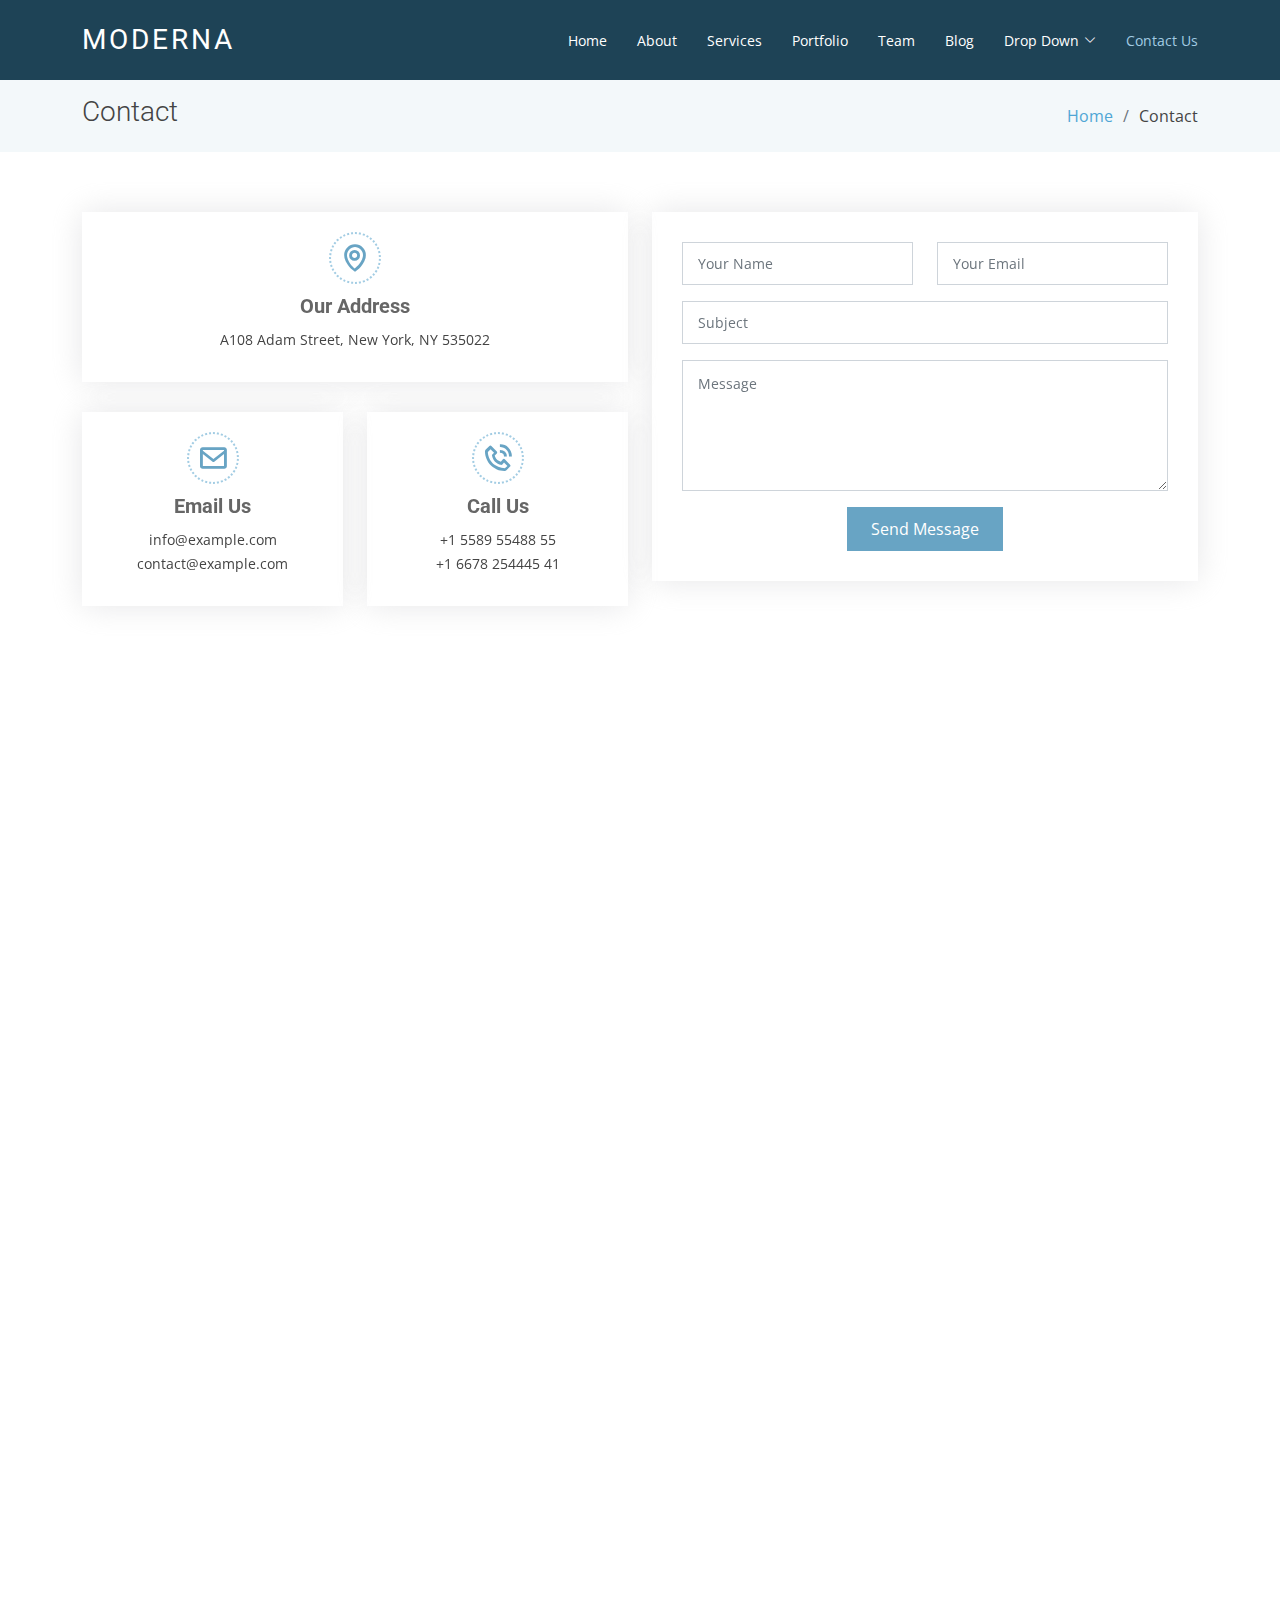
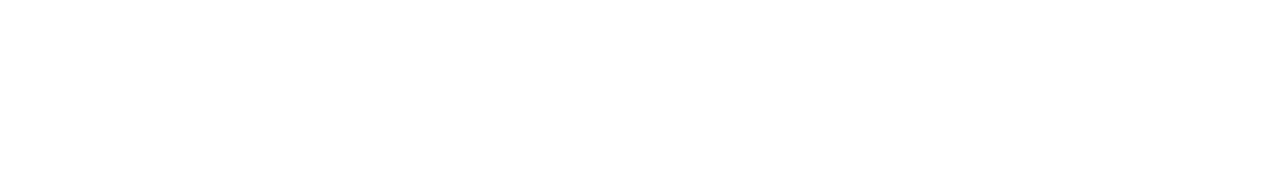
<file: contact.html>
<!DOCTYPE html>
<html lang="en">

<head>
  <meta charset="utf-8">
  <meta content="width=device-width, initial-scale=1.0" name="viewport">

  <title>Contact - My first Template</title>
  <meta content="" name="description">
  <meta content="" name="keywords">

  <!-- Favicons -->
  <link href="./img/favicon.png" rel="icon">
  <link href="./img/apple-touch-icon.png" rel="apple-touch-icon">

  <!-- Google Fonts -->
  <link href="https://fonts.googleapis.com/css?family=Open+Sans:300,300i,400,400i,600,600i,700,700i|Roboto:300,300i,400,400i,500,500i,700,700i&display=swap" rel="stylesheet">

  <!-- Vendor CSS Files -->
  <link href="./vendor/animate.css/animate.min.css" rel="stylesheet">
  <link href="./vendor/aos/aos.css" rel="stylesheet">
  <link href="./vendor/bootstrap/css/bootstrap.min.css" rel="stylesheet">
  <link href="./vendor/bootstrap-icons/bootstrap-icons.css" rel="stylesheet">
  <link href="./vendor/boxicons/css/boxicons.min.css" rel="stylesheet">
  <link href="./vendor/glightbox/css/glightbox.min.css" rel="stylesheet">
  <link href="./vendor/swiper/swiper-bundle.min.css" rel="stylesheet">

  <!-- Template Main CSS File -->
  <link href="./css/style.css" rel="stylesheet">
</head>

<body>

  <!-- Header -->
  <header id="header" class="fixed-top d-flex align-items-center ">
    <div class="container d-flex justify-content-between align-items-center">

      <div class="logo">
        <h1 class="text-light"><a href="index.html"><span>Moderna</span></a></h1>
      </div>

      <nav id="navbar" class="navbar">
        <ul>
          <li><a class="" href="index.html">Home</a></li>
          <li><a href="about.html">About</a></li>
          <li><a href="services.html">Services</a></li>
          <li><a href="portfolio.html">Portfolio</a></li>
          <li><a href="team.html">Team</a></li>
          <li><a href="blog.html">Blog</a></li>
          <li class="dropdown"><a href="#"><span>Drop Down</span> <i class="bi bi-chevron-down"></i></a>
            <ul>
              <li><a href="#">Drop Down 1</a></li>
              <li class="dropdown"><a href="#"><span>Deep Drop Down</span> <i class="bi bi-chevron-right"></i></a>
                <ul>
                  <li><a href="#">Deep Drop Down 1</a></li>
                  <li><a href="#">Deep Drop Down 2</a></li>
                  <li><a href="#">Deep Drop Down 3</a></li>
                  <li><a href="#">Deep Drop Down 4</a></li>
                  <li><a href="#">Deep Drop Down 5</a></li>
                </ul>
              </li>
              <li><a href="#">Drop Down 2</a></li>
              <li><a href="#">Drop Down 3</a></li>
              <li><a href="#">Drop Down 4</a></li>
            </ul>
          </li>
          <li><a class="active" href="contact.html">Contact Us</a></li>
        </ul>
        <i class="bi bi-list mobile-nav-toggle"></i>
      </nav><!-- .navbar -->

    </div>
  </header><!-- End Header -->

  <main id="main">

    <!-- Contact Section -->
    <section class="breadcrumbs">
      <div class="container">

        <div class="d-flex justify-content-between align-items-center">
          <h2>Contact</h2>
          <ol>
            <li><a href="index.html">Home</a></li>
            <li>Contact</li>
          </ol>
        </div>

      </div>
    </section><!-- End Contact Section -->

    <!-- Contact Section -->
    <section class="contact" data-aos="fade-up" data-aos-easing="ease-in-out" data-aos-duration="500">
      <div class="container">

        <div class="row">

          <div class="col-lg-6">

            <div class="row">
              <div class="col-md-12">
                <div class="info-box">
                  <i class="bx bx-map"></i>
                  <h3>Our Address</h3>
                  <p>A108 Adam Street, New York, NY 535022</p>
                </div>
              </div>
              <div class="col-md-6">
                <div class="info-box">
                  <i class="bx bx-envelope"></i>
                  <h3>Email Us</h3>
                  <p>info@example.com<br>contact@example.com</p>
                </div>
              </div>
              <div class="col-md-6">
                <div class="info-box">
                  <i class="bx bx-phone-call"></i>
                  <h3>Call Us</h3>
                  <p>+1 5589 55488 55<br>+1 6678 254445 41</p>
                </div>
              </div>
            </div>

          </div>

          <div class="col-lg-6">
            <form action="forms/contact.php" method="post" role="form" class="php-email-form">
              <div class="row">
                <div class="col-md-6 form-group">
                  <input type="text" name="name" class="form-control" id="name" placeholder="Your Name" required>
                </div>
                <div class="col-md-6 form-group mt-3 mt-md-0">
                  <input type="email" class="form-control" name="email" id="email" placeholder="Your Email" required>
                </div>
              </div>
              <div class="form-group mt-3">
                <input type="text" class="form-control" name="subject" id="subject" placeholder="Subject" required>
              </div>
              <div class="form-group mt-3">
                <textarea class="form-control" name="message" rows="5" placeholder="Message" required></textarea>
              </div>
              <div class="my-3">
                <div class="loading">Loading</div>
                <div class="error-message"></div>
                <div class="sent-message">Your message has been sent. Thank you!</div>
              </div>
              <div class="text-center"><button type="submit">Send Message</button></div>
            </form>
          </div>

        </div>

      </div>
    </section><!-- End Contact Section -->

    <!-- Map Section -->
    <section class="map mt-2">
      <div class="container-fluid p-0">
        <iframe src="https://www.google.com/maps/embed?pb=!1m18!1m12!1m3!1d3024.2219901290355!2d-74.00369368400567!3d40.71312937933185!2m3!1f0!2f0!3f0!3m2!1i1024!2i768!4f13.1!3m3!1m2!1s0x89c25a23e28c1191%3A0x49f75d3281df052a!2s150%20Park%20Row%2C%20New%20York%2C%20NY%2010007%2C%20USA!5e0!3m2!1sen!2sbg!4v1579767901424!5m2!1sen!2sbg" frameborder="0" style="border:0;" allowfullscreen=""></iframe>
      </div>
    </section><!-- End Map Section -->

  </main><!-- End #main -->

  <!-- Footer -->
  <footer id="footer" data-aos="fade-up" data-aos-easing="ease-in-out" data-aos-duration="500">

    <div class="footer-newsletter">
      <div class="container">
        <div class="row">
          <div class="col-lg-6">
            <h4>Our Newsletter</h4>
            <p>Tamen quem nulla quae legam multos aute sint culpa legam noster magna</p>
          </div>
          <div class="col-lg-6">
            <form action="" method="post">
              <input type="email" name="email"><input type="submit" value="Subscribe">
            </form>
          </div>
        </div>
      </div>
    </div>

    <div class="footer-top">
      <div class="container">
        <div class="row">

          <div class="col-lg-3 col-md-6 footer-links">
            <h4>Useful Links</h4>
            <ul>
              <li><i class="bx bx-chevron-right"></i> <a href="#">Home</a></li>
              <li><i class="bx bx-chevron-right"></i> <a href="#">About us</a></li>
              <li><i class="bx bx-chevron-right"></i> <a href="#">Services</a></li>
              <li><i class="bx bx-chevron-right"></i> <a href="#">Terms of service</a></li>
              <li><i class="bx bx-chevron-right"></i> <a href="#">Privacy policy</a></li>
            </ul>
          </div>

          <div class="col-lg-3 col-md-6 footer-links">
            <h4>Our Services</h4>
            <ul>
              <li><i class="bx bx-chevron-right"></i> <a href="#">Web Design</a></li>
              <li><i class="bx bx-chevron-right"></i> <a href="#">Web Development</a></li>
              <li><i class="bx bx-chevron-right"></i> <a href="#">Product Management</a></li>
              <li><i class="bx bx-chevron-right"></i> <a href="#">Marketing</a></li>
              <li><i class="bx bx-chevron-right"></i> <a href="#">Graphic Design</a></li>
            </ul>
          </div>

          <div class="col-lg-3 col-md-6 footer-contact">
            <h4>Contact Us</h4>
            <p>
              A108 Adam Street <br>
              New York, NY 535022<br>
              United States <br><br>
              <strong>Phone:</strong> +1 5589 55488 55<br>
              <strong>Email:</strong> info@example.com<br>
            </p>

          </div>

          <div class="col-lg-3 col-md-6 footer-info">
            <h3>About Moderna</h3>
            <p>Cras fermentum odio eu feugiat lide par naso tierra. Justo eget nada terra videa magna derita valies darta donna mare fermentum iaculis eu non diam phasellus.</p>
            <div class="social-links mt-3">
              <a href="#" class="twitter"><i class="bx bxl-twitter"></i></a>
              <a href="#" class="facebook"><i class="bx bxl-facebook"></i></a>
              <a href="#" class="instagram"><i class="bx bxl-instagram"></i></a>
              <a href="#" class="linkedin"><i class="bx bxl-linkedin"></i></a>
            </div>
          </div>

        </div>
      </div>
    </div>

    <div class="container">
      <div class="copyright">
        &copy; Copyright <strong><span>Moderna</span></strong>. All Rights Reserved
      </div>
      <div class="credits">
        Designed by <a href="https://bootstrapmade.com/">BootstrapMade</a>
      </div>
    </div>
  </footer><!-- End Footer -->

  <a href="#" class="back-to-top d-flex align-items-center justify-content-center"><i class="bi bi-arrow-up-short"></i></a>

  <!-- Vendor JS Files -->
  <script src="./vendor/purecounter/purecounter.js"></script>
  <script src="./vendor/aos/aos.js"></script>
  <script src="./vendor/bootstrap/js/bootstrap.bundle.min.js"></script>
  <script src="./vendor/glightbox/js/glightbox.min.js"></script>
  <script src="./vendor/isotope-layout/isotope.pkgd.min.js"></script>
  <script src="./vendor/swiper/swiper-bundle.min.js"></script>
  <script src="./vendor/waypoints/noframework.waypoints.js"></script>
  <script src="./vendor/php-email-form/validate.js"></script>

  <!-- Template Main JS File -->
  <script src="./js/main.js"></script>

</body>

</html>
</file>
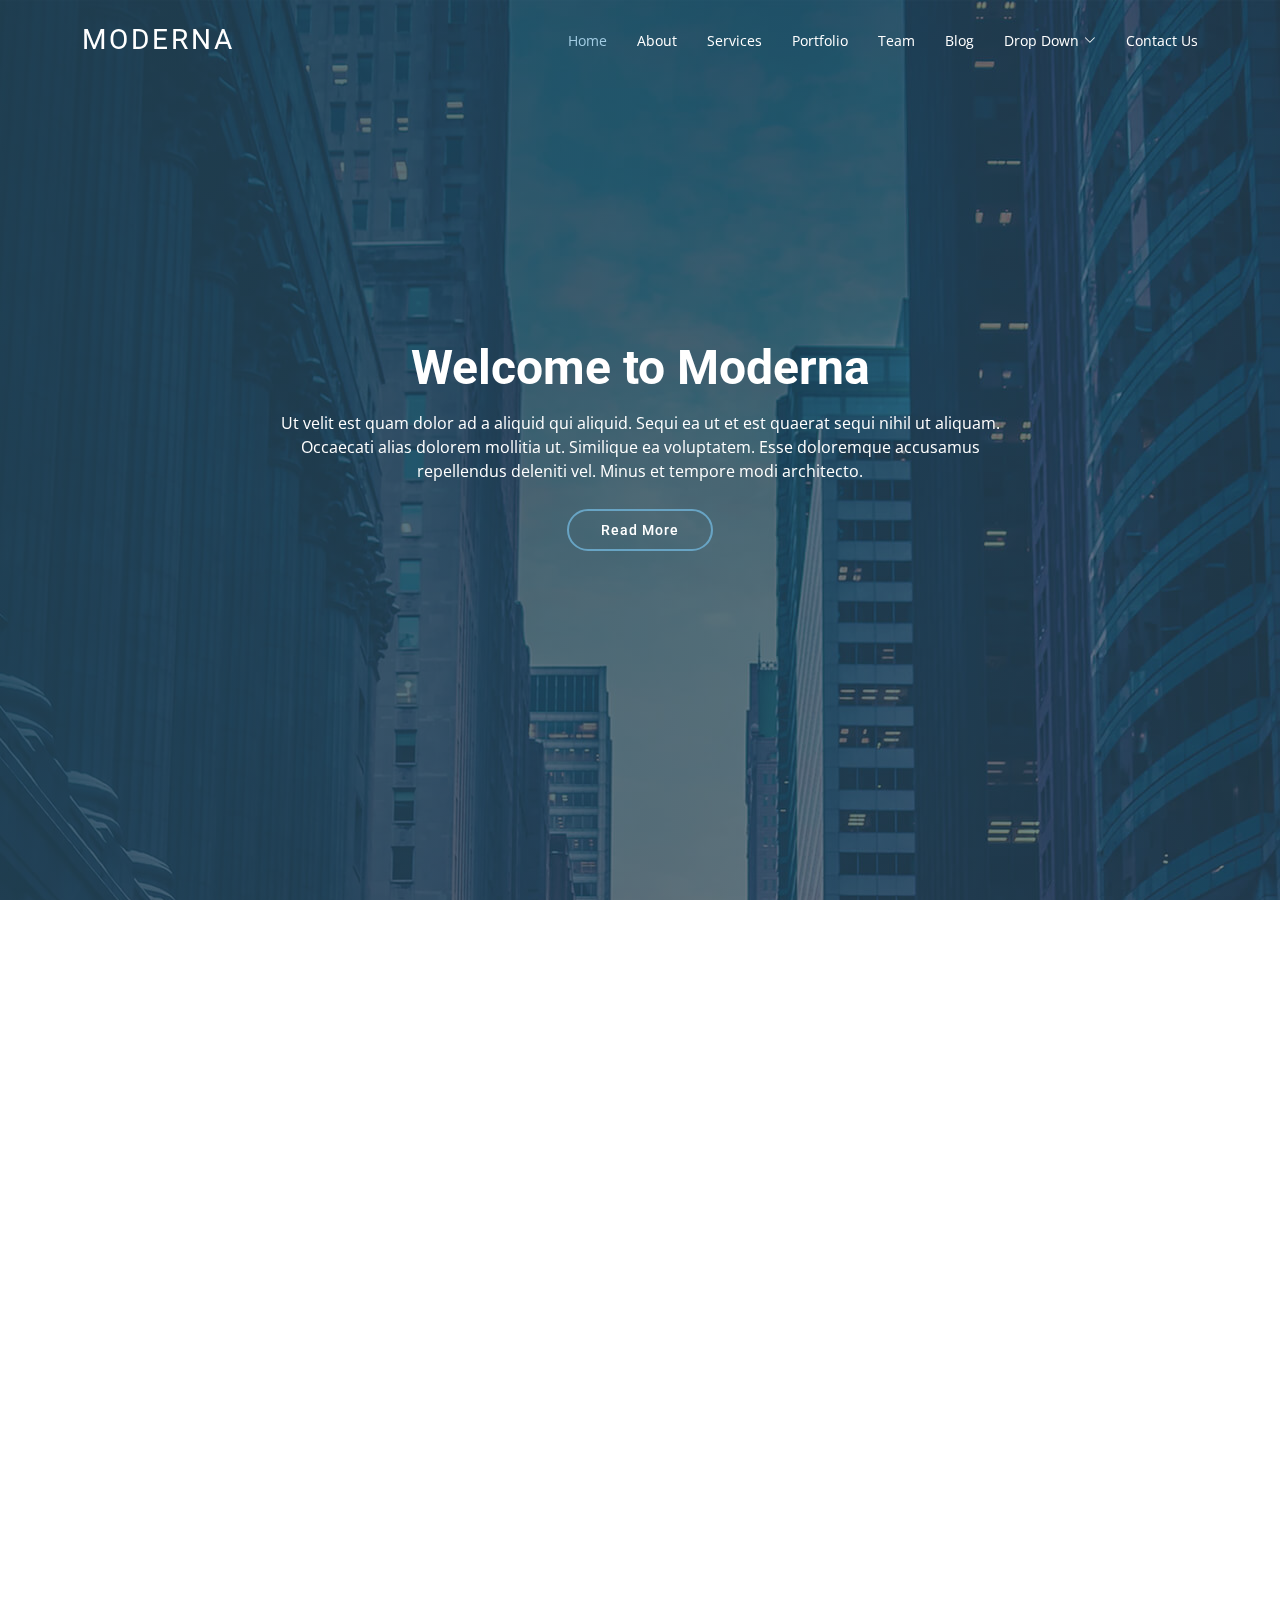
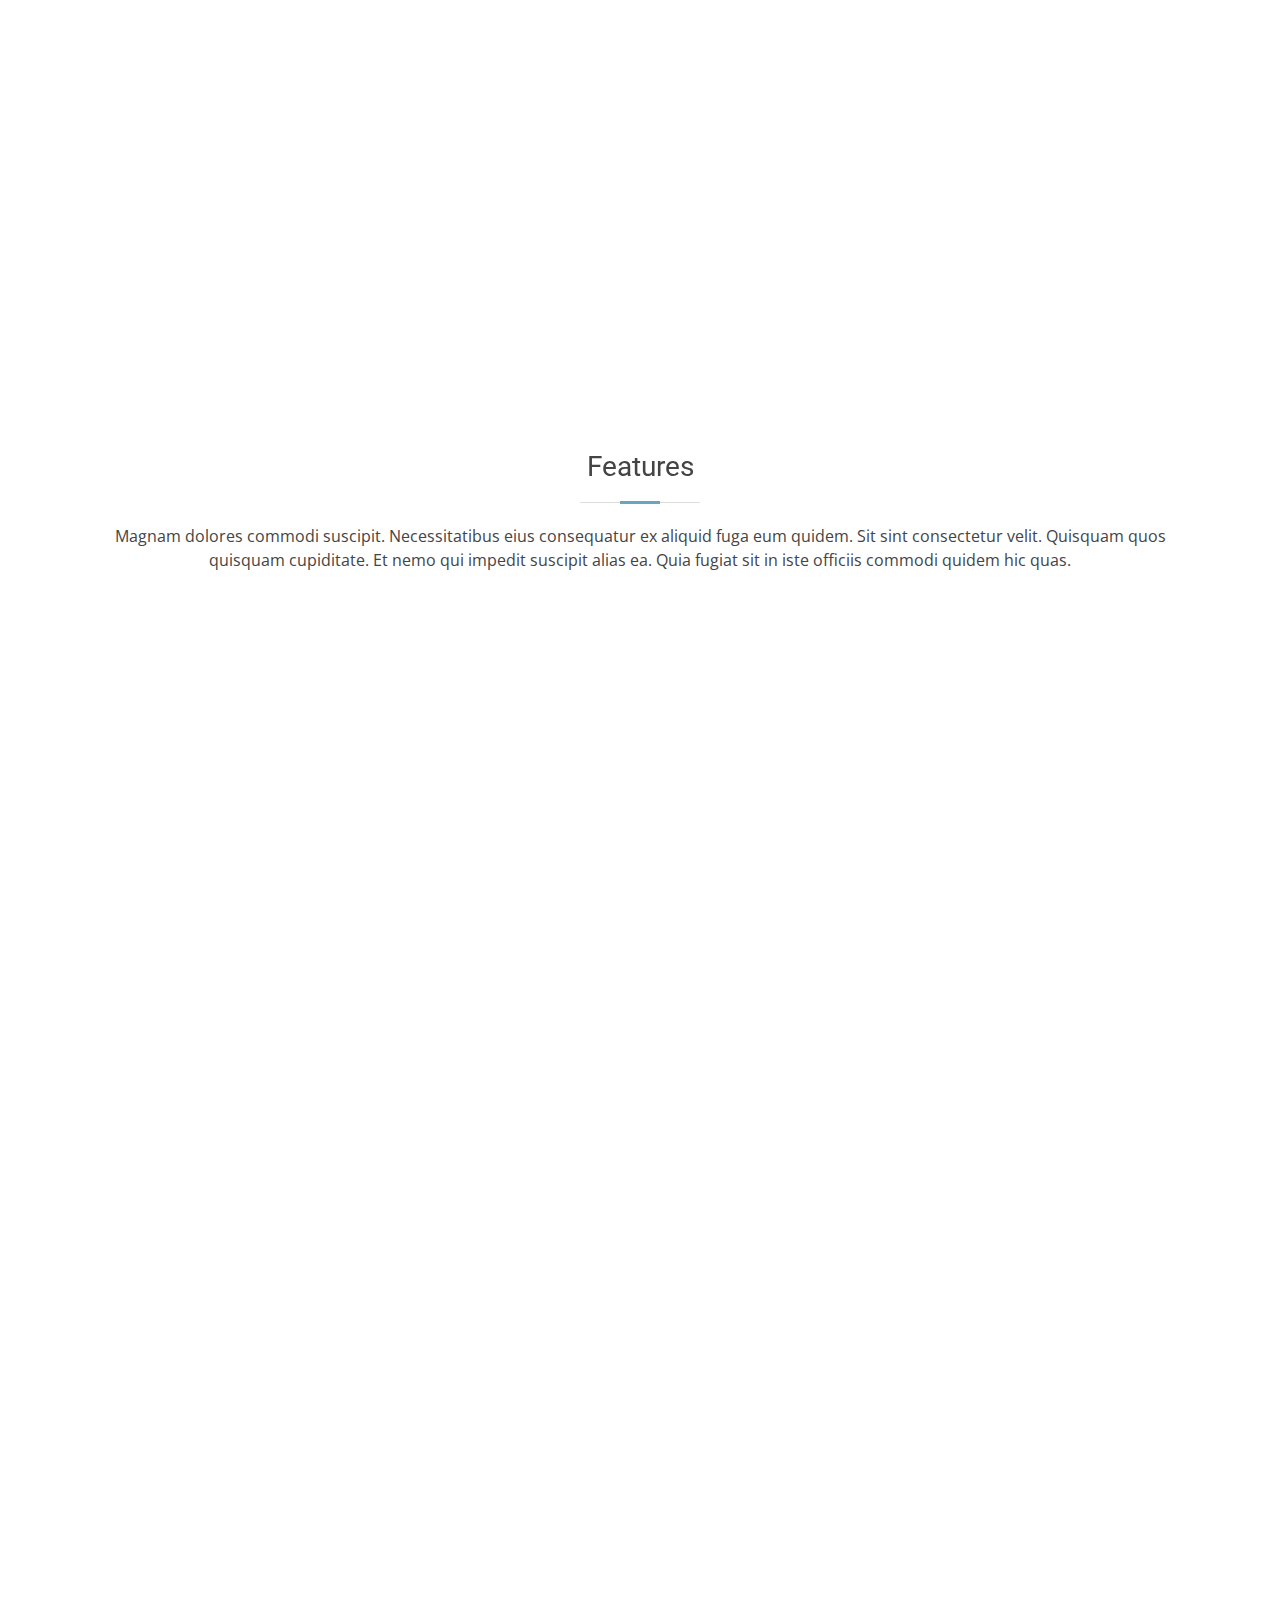
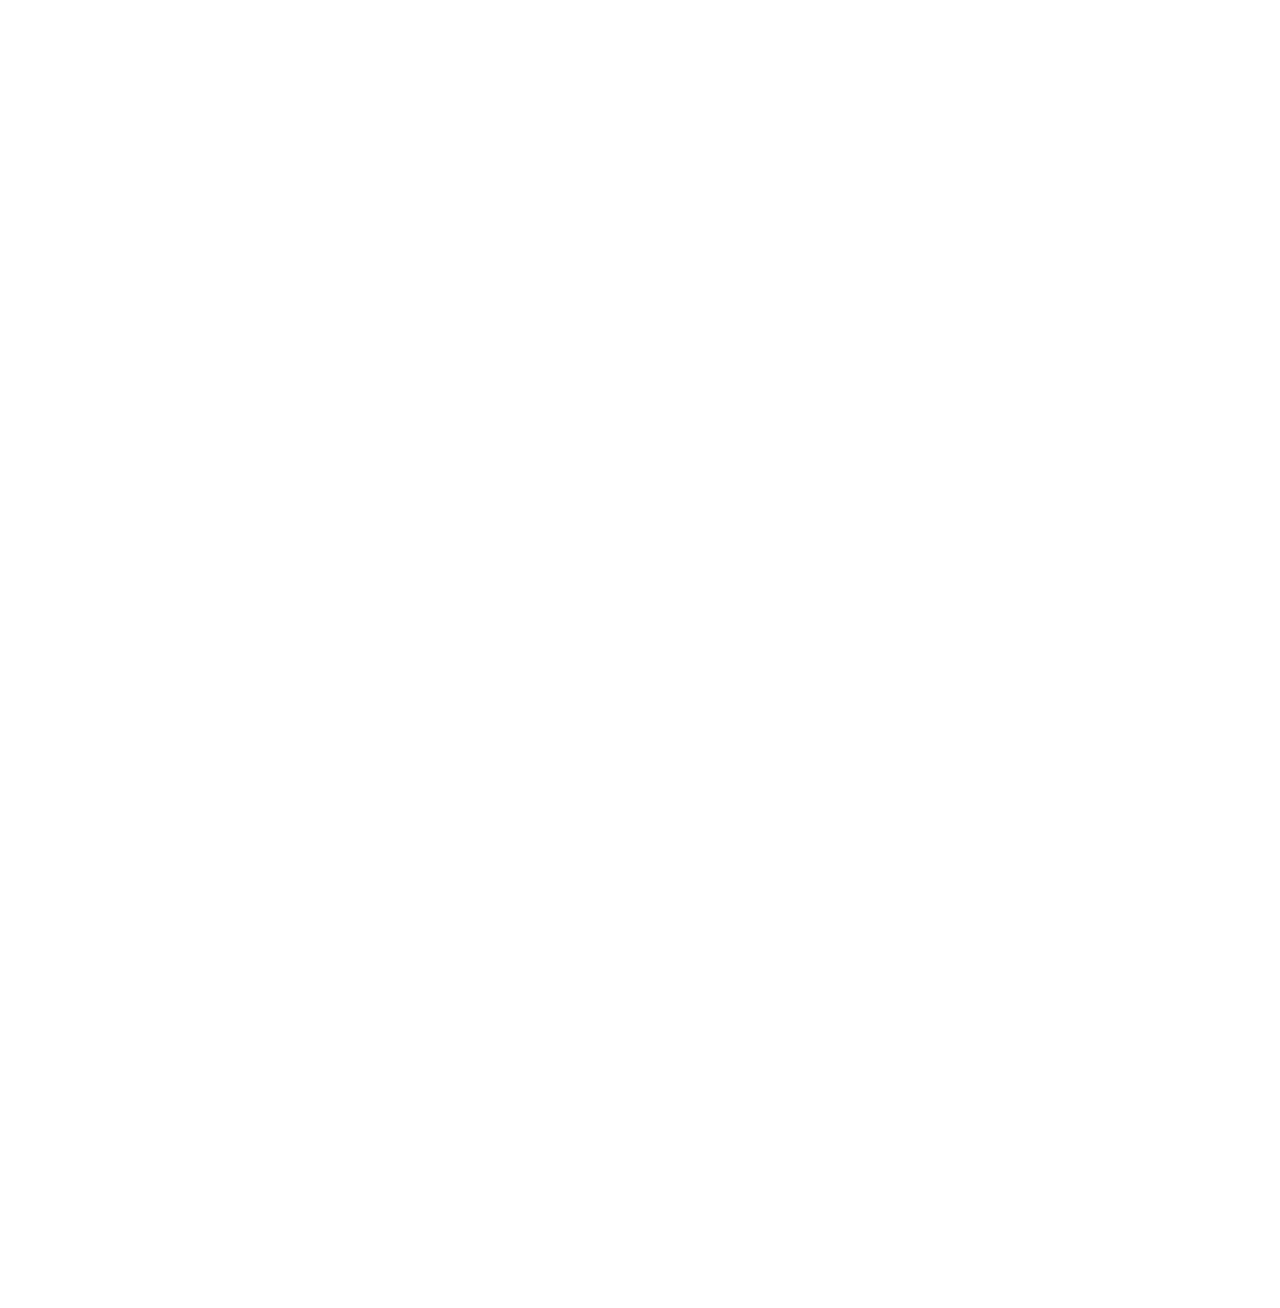
<file: index-2.html>
<!DOCTYPE html>
<html lang="en">

<head>
  <meta charset="utf-8">
  <meta content="width=device-width, initial-scale=1.0" name="viewport">

  <title>My first Template - Index 2 without slider</title>
  <meta content="" name="description">
  <meta content="" name="keywords">

  <!-- Favicons -->
  <link href="./img/favicon.png" rel="icon">
  <link href="./img/apple-touch-icon.png" rel="apple-touch-icon">

  <!-- Google Fonts -->
  <link href="https://fonts.googleapis.com/css?family=Open+Sans:300,300i,400,400i,600,600i,700,700i|Roboto:300,300i,400,400i,500,500i,700,700i&display=swap" rel="stylesheet">

  <!-- Vendor CSS Files -->
  <link href="./vendor/animate.css/animate.min.css" rel="stylesheet">
  <link href="./vendor/aos/aos.css" rel="stylesheet">
  <link href="./vendor/bootstrap/css/bootstrap.min.css" rel="stylesheet">
  <link href="./vendor/bootstrap-icons/bootstrap-icons.css" rel="stylesheet">
  <link href="./vendor/boxicons/css/boxicons.min.css" rel="stylesheet">
  <link href="./vendor/glightbox/css/glightbox.min.css" rel="stylesheet">
  <link href="./vendor/swiper/swiper-bundle.min.css" rel="stylesheet">

  <!-- Template Main CSS File -->
  <link href="./css/style.css" rel="stylesheet">
</head>

<body>

  <!-- Header -->
  <header id="header" class="fixed-top d-flex align-items-center header-transparent">
    <div class="container d-flex justify-content-between align-items-center">

      <div class="logo">
        <h1 class="text-light"><a href="index.html"><span>Moderna</span></a></h1>
      </div>

      <nav id="navbar" class="navbar">
        <ul>
          <li><a class="active " href="index.html">Home</a></li>
          <li><a href="about.html">About</a></li>
          <li><a href="services.html">Services</a></li>
          <li><a href="portfolio.html">Portfolio</a></li>
          <li><a href="team.html">Team</a></li>
          <li><a href="blog.html">Blog</a></li>
          <li class="dropdown"><a href="#"><span>Drop Down</span> <i class="bi bi-chevron-down"></i></a>
            <ul>
              <li><a href="#">Drop Down 1</a></li>
              <li class="dropdown"><a href="#"><span>Deep Drop Down</span> <i class="bi bi-chevron-right"></i></a>
                <ul>
                  <li><a href="#">Deep Drop Down 1</a></li>
                  <li><a href="#">Deep Drop Down 2</a></li>
                  <li><a href="#">Deep Drop Down 3</a></li>
                  <li><a href="#">Deep Drop Down 4</a></li>
                  <li><a href="#">Deep Drop Down 5</a></li>
                </ul>
              </li>
              <li><a href="#">Drop Down 2</a></li>
              <li><a href="#">Drop Down 3</a></li>
              <li><a href="#">Drop Down 4</a></li>
            </ul>
          </li>
          <li><a href="contact.html">Contact Us</a></li>
        </ul>
        <i class="bi bi-list mobile-nav-toggle"></i>
      </nav><!-- .navbar -->

    </div>
  </header><!-- End Header -->

  <!-- Hero No Slider Section -->
  <section id="hero-no-slider" class="d-flex justify-cntent-center align-items-center">
    <div class="container position-relative" data-aos="fade-up" data-aos-delay="100">
      <div class="row justify-content-center">
        <div class="col-xl-8">
          <h2>Welcome to Moderna</h2>
          <p>Ut velit est quam dolor ad a aliquid qui aliquid. Sequi ea ut et est quaerat sequi nihil ut aliquam. Occaecati alias dolorem mollitia ut. Similique ea voluptatem. Esse doloremque accusamus repellendus deleniti vel. Minus et tempore modi architecto.</p>
          <a href="" class="btn-get-started ">Read More</a>
        </div>
      </div>
    </div>
  </section><!-- End Hero No Slider Section -->

  <main id="main">

    <!-- Services Section -->
    <section class="services">
      <div class="container">

        <div class="row">
          <div class="col-md-6 col-lg-3 d-flex align-items-stretch" data-aos="fade-up">
            <div class="icon-box icon-box-pink">
              <div class="icon"><i class="bx bxl-dribbble"></i></div>
              <h4 class="title"><a href="">Lorem Ipsum</a></h4>
              <p class="description">Voluptatum deleniti atque corrupti quos dolores et quas molestias excepturi sint occaecati cupiditate non provident</p>
            </div>
          </div>

          <div class="col-md-6 col-lg-3 d-flex align-items-stretch" data-aos="fade-up" data-aos-delay="100">
            <div class="icon-box icon-box-cyan">
              <div class="icon"><i class="bx bx-file"></i></div>
              <h4 class="title"><a href="">Sed ut perspiciatis</a></h4>
              <p class="description">Duis aute irure dolor in reprehenderit in voluptate velit esse cillum dolore eu fugiat nulla pariatur</p>
            </div>
          </div>

          <div class="col-md-6 col-lg-3 d-flex align-items-stretch" data-aos="fade-up" data-aos-delay="200">
            <div class="icon-box icon-box-green">
              <div class="icon"><i class="bx bx-tachometer"></i></div>
              <h4 class="title"><a href="">Magni Dolores</a></h4>
              <p class="description">Excepteur sint occaecat cupidatat non proident, sunt in culpa qui officia deserunt mollit anim id est laborum</p>
            </div>
          </div>

          <div class="col-md-6 col-lg-3 d-flex align-items-stretch" data-aos="fade-up" data-aos-delay="200">
            <div class="icon-box icon-box-blue">
              <div class="icon"><i class="bx bx-world"></i></div>
              <h4 class="title"><a href="">Nemo Enim</a></h4>
              <p class="description">At vero eos et accusamus et iusto odio dignissimos ducimus qui blanditiis praesentium voluptatum deleniti atque</p>
            </div>
          </div>

        </div>

      </div>
    </section><!-- End Services Section -->

    <!-- Why Us Section -->
    <section class="why-us section-bg" data-aos="fade-up" date-aos-delay="200">
      <div class="container">

        <div class="row">
          <div class="col-lg-6 video-box">
            <img src="./img/why-us.jpg" class="img-fluid" alt="">
            <a href="https://www.youtube.com/watch?v=jDDaplaOz7Q" class="venobox play-btn mb-4" data-vbtype="video" data-autoplay="true"></a>
          </div>

          <div class="col-lg-6 d-flex flex-column justify-content-center p-5">

            <div class="icon-box">
              <div class="icon"><i class="bx bx-fingerprint"></i></div>
              <h4 class="title"><a href="">Lorem Ipsum</a></h4>
              <p class="description">Voluptatum deleniti atque corrupti quos dolores et quas molestias excepturi sint occaecati cupiditate non provident</p>
            </div>

            <div class="icon-box">
              <div class="icon"><i class="bx bx-gift"></i></div>
              <h4 class="title"><a href="">Nemo Enim</a></h4>
              <p class="description">At vero eos et accusamus et iusto odio dignissimos ducimus qui blanditiis praesentium voluptatum deleniti atque</p>
            </div>

          </div>
        </div>

      </div>
    </section><!-- End Why Us Section -->

    <!-- Features Section -->
    <section class="features">
      <div class="container">

        <div class="section-title">
          <h2>Features</h2>
          <p>Magnam dolores commodi suscipit. Necessitatibus eius consequatur ex aliquid fuga eum quidem. Sit sint consectetur velit. Quisquam quos quisquam cupiditate. Et nemo qui impedit suscipit alias ea. Quia fugiat sit in iste officiis commodi quidem hic quas.</p>
        </div>

        <div class="row" data-aos="fade-up">
          <div class="col-md-5">
            <img src="./img/features-1.svg" class="img-fluid" alt="">
          </div>
          <div class="col-md-7 pt-4">
            <h3>Voluptatem dignissimos provident quasi corporis voluptates sit assumenda.</h3>
            <p class="fst-italic">
              Lorem ipsum dolor sit amet, consectetur adipiscing elit, sed do eiusmod tempor incididunt ut labore et dolore
              magna aliqua.
            </p>
            <ul>
              <li><i class="bi bi-check"></i> Ullamco laboris nisi ut aliquip ex ea commodo consequat.</li>
              <li><i class="bi bi-check"></i> Duis aute irure dolor in reprehenderit in voluptate velit.</li>
            </ul>
          </div>
        </div>

        <div class="row" data-aos="fade-up">
          <div class="col-md-5 order-1 order-md-2">
            <img src="./img/features-2.svg" class="img-fluid" alt="">
          </div>
          <div class="col-md-7 pt-5 order-2 order-md-1">
            <h3>Corporis temporibus maiores provident</h3>
            <p class="fst-italic">
              Lorem ipsum dolor sit amet, consectetur adipiscing elit, sed do eiusmod tempor incididunt ut labore et dolore
              magna aliqua.
            </p>
            <p>
              Ullamco laboris nisi ut aliquip ex ea commodo consequat. Duis aute irure dolor in reprehenderit in voluptate
              velit esse cillum dolore eu fugiat nulla pariatur. Excepteur sint occaecat cupidatat non proident, sunt in
              culpa qui officia deserunt mollit anim id est laborum
            </p>
          </div>
        </div>

        <div class="row" data-aos="fade-up">
          <div class="col-md-5">
            <img src="./img/features-3.svg" class="img-fluid" alt="">
          </div>
          <div class="col-md-7 pt-5">
            <h3>Sunt consequatur ad ut est nulla consectetur reiciendis animi voluptas</h3>
            <p>Cupiditate placeat cupiditate placeat est ipsam culpa. Delectus quia minima quod. Sunt saepe odit aut quia voluptatem hic voluptas dolor doloremque.</p>
            <ul>
              <li><i class="bi bi-check"></i> Ullamco laboris nisi ut aliquip ex ea commodo consequat.</li>
              <li><i class="bi bi-check"></i> Duis aute irure dolor in reprehenderit in voluptate velit.</li>
              <li><i class="bi bi-check"></i> Facilis ut et voluptatem aperiam. Autem soluta ad fugiat.</li>
            </ul>
          </div>
        </div>

        <div class="row" data-aos="fade-up">
          <div class="col-md-5 order-1 order-md-2">
            <img src="./img/features-4.svg" class="img-fluid" alt="">
          </div>
          <div class="col-md-7 pt-5 order-2 order-md-1">
            <h3>Quas et necessitatibus eaque impedit ipsum animi consequatur incidunt in</h3>
            <p class="fst-italic">
              Lorem ipsum dolor sit amet, consectetur adipiscing elit, sed do eiusmod tempor incididunt ut labore et dolore
              magna aliqua.
            </p>
            <p>
              Ullamco laboris nisi ut aliquip ex ea commodo consequat. Duis aute irure dolor in reprehenderit in voluptate
              velit esse cillum dolore eu fugiat nulla pariatur. Excepteur sint occaecat cupidatat non proident, sunt in
              culpa qui officia deserunt mollit anim id est laborum
            </p>
          </div>
        </div>

      </div>
    </section><!-- End Features Section -->

  </main><!-- End #main -->

  <!-- Footer -->
  <footer id="footer" data-aos="fade-up" data-aos-easing="ease-in-out" data-aos-duration="500">

    <div class="footer-newsletter">
      <div class="container">
        <div class="row">
          <div class="col-lg-6">
            <h4>Our Newsletter</h4>
            <p>Tamen quem nulla quae legam multos aute sint culpa legam noster magna</p>
          </div>
          <div class="col-lg-6">
            <form action="" method="post">
              <input type="email" name="email"><input type="submit" value="Subscribe">
            </form>
          </div>
        </div>
      </div>
    </div>

    <div class="footer-top">
      <div class="container">
        <div class="row">

          <div class="col-lg-3 col-md-6 footer-links">
            <h4>Useful Links</h4>
            <ul>
              <li><i class="bx bx-chevron-right"></i> <a href="#">Home</a></li>
              <li><i class="bx bx-chevron-right"></i> <a href="#">About us</a></li>
              <li><i class="bx bx-chevron-right"></i> <a href="#">Services</a></li>
              <li><i class="bx bx-chevron-right"></i> <a href="#">Terms of service</a></li>
              <li><i class="bx bx-chevron-right"></i> <a href="#">Privacy policy</a></li>
            </ul>
          </div>

          <div class="col-lg-3 col-md-6 footer-links">
            <h4>Our Services</h4>
            <ul>
              <li><i class="bx bx-chevron-right"></i> <a href="#">Web Design</a></li>
              <li><i class="bx bx-chevron-right"></i> <a href="#">Web Development</a></li>
              <li><i class="bx bx-chevron-right"></i> <a href="#">Product Management</a></li>
              <li><i class="bx bx-chevron-right"></i> <a href="#">Marketing</a></li>
              <li><i class="bx bx-chevron-right"></i> <a href="#">Graphic Design</a></li>
            </ul>
          </div>

          <div class="col-lg-3 col-md-6 footer-contact">
            <h4>Contact Us</h4>
            <p>
              A108 Adam Street <br>
              New York, NY 535022<br>
              United States <br><br>
              <strong>Phone:</strong> +1 5589 55488 55<br>
              <strong>Email:</strong> info@example.com<br>
            </p>

          </div>

          <div class="col-lg-3 col-md-6 footer-info">
            <h3>About Moderna</h3>
            <p>Cras fermentum odio eu feugiat lide par naso tierra. Justo eget nada terra videa magna derita valies darta donna mare fermentum iaculis eu non diam phasellus.</p>
            <div class="social-links mt-3">
              <a href="#" class="twitter"><i class="bx bxl-twitter"></i></a>
              <a href="#" class="facebook"><i class="bx bxl-facebook"></i></a>
              <a href="#" class="instagram"><i class="bx bxl-instagram"></i></a>
              <a href="#" class="linkedin"><i class="bx bxl-linkedin"></i></a>
            </div>
          </div>

        </div>
      </div>
    </div>

    <div class="container">
      <div class="copyright">
        &copy; Copyright <strong><span>Moderna</span></strong>. All Rights Reserved
      </div>
      <div class="credits">
        Designed by <a href="https://bootstrapmade.com/">BootstrapMade</a>
      </div>
    </div>
  </footer><!-- End Footer -->

  <a href="#" class="back-to-top d-flex align-items-center justify-content-center"><i class="bi bi-arrow-up-short"></i></a>

  <!-- Vendor JS Files -->
  <script src="./vendor/purecounter/purecounter.js"></script>
  <script src="./vendor/aos/aos.js"></script>
  <script src="./vendor/bootstrap/js/bootstrap.bundle.min.js"></script>
  <script src="./vendor/glightbox/js/glightbox.min.js"></script>
  <script src="./vendor/isotope-layout/isotope.pkgd.min.js"></script>
  <script src="./vendor/swiper/swiper-bundle.min.js"></script>
  <script src="./vendor/waypoints/noframework.waypoints.js"></script>
  <script src="./vendor/php-email-form/validate.js"></script>

  <!-- Template Main JS File -->
  <script src="./js/main.js"></script>

</body>

</html>
</file>
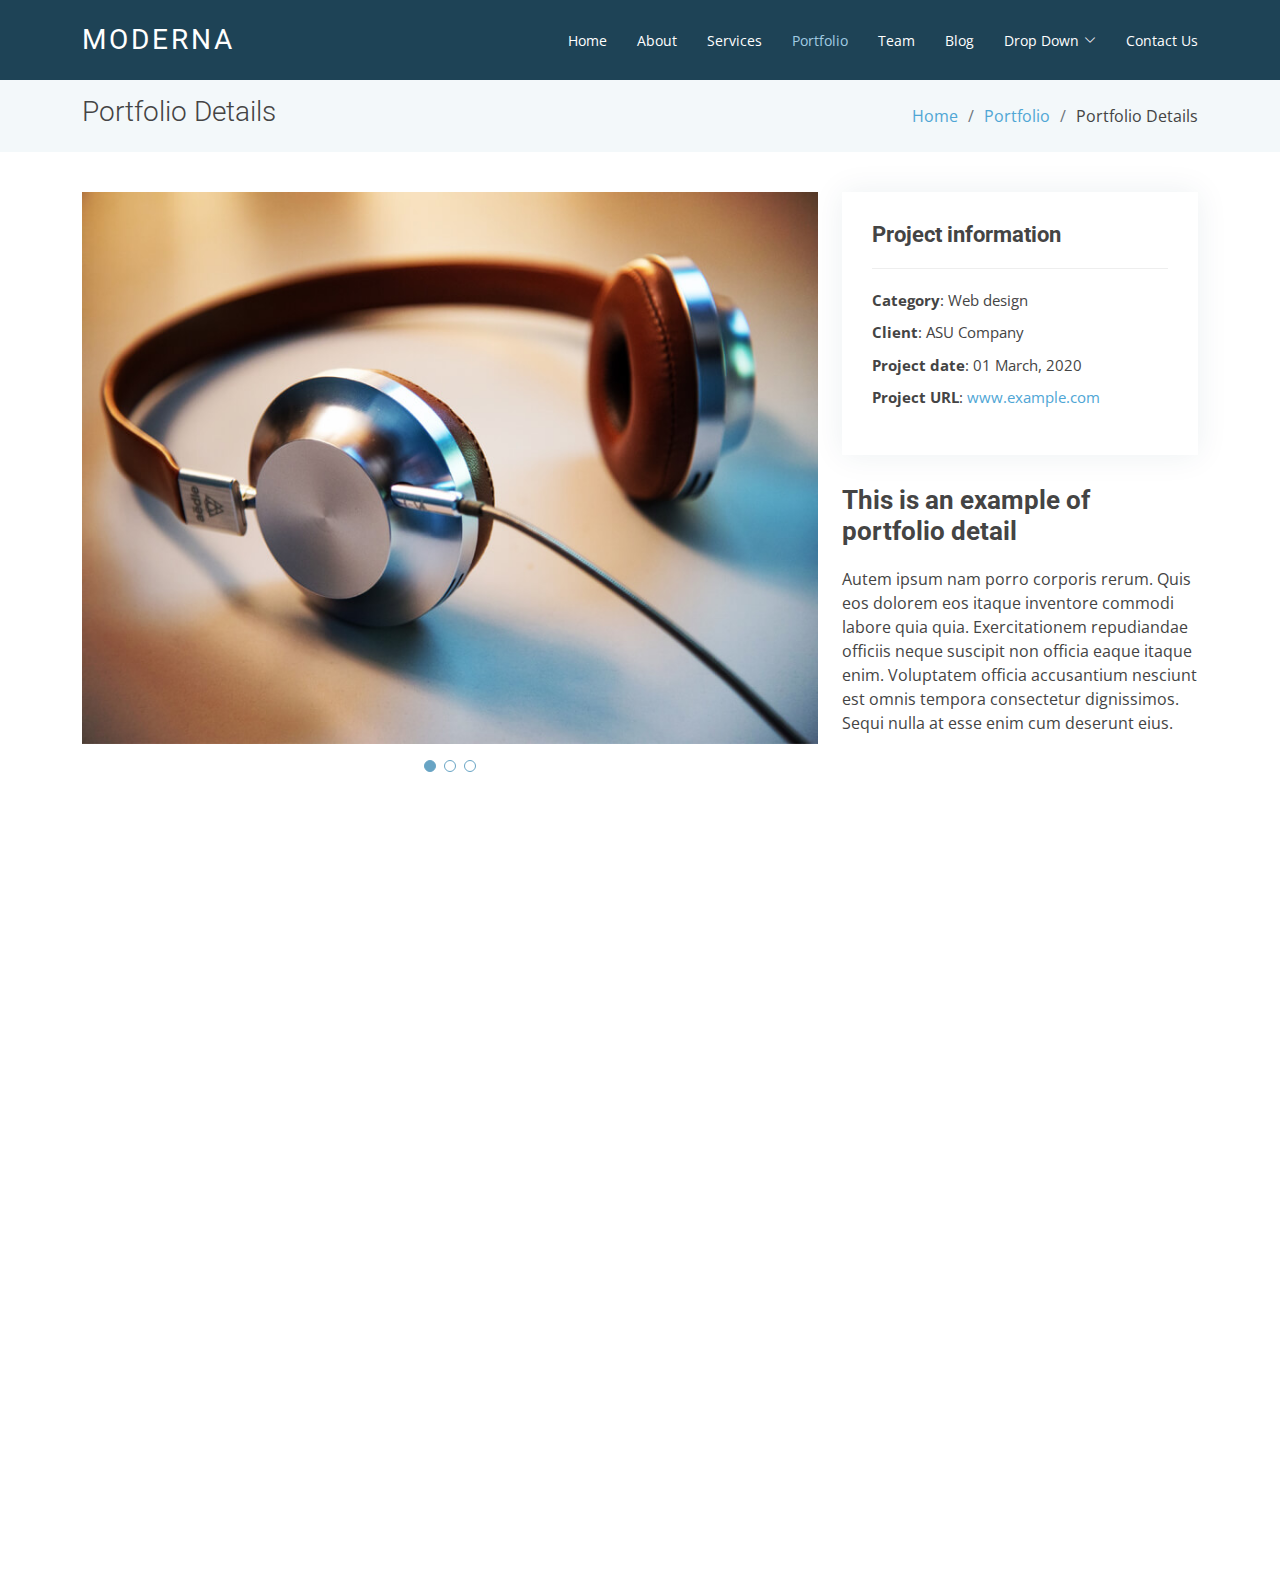
<file: portfolio-details.html>
<!DOCTYPE html>
<html lang="en">

<head>
  <meta charset="utf-8">
  <meta content="width=device-width, initial-scale=1.0" name="viewport">

  <title>Portfolio Details - My first Template</title>
  <meta content="" name="description">
  <meta content="" name="keywords">

  <!-- Favicons -->
  <link href="./img/favicon.png" rel="icon">
  <link href="./img/apple-touch-icon.png" rel="apple-touch-icon">

  <!-- Google Fonts -->
  <link href="https://fonts.googleapis.com/css?family=Open+Sans:300,300i,400,400i,600,600i,700,700i|Roboto:300,300i,400,400i,500,500i,700,700i&display=swap" rel="stylesheet">

  <!-- Vendor CSS Files -->
  <link href="./vendor/animate.css/animate.min.css" rel="stylesheet">
  <link href="./vendor/aos/aos.css" rel="stylesheet">
  <link href="./vendor/bootstrap/css/bootstrap.min.css" rel="stylesheet">
  <link href="./vendor/bootstrap-icons/bootstrap-icons.css" rel="stylesheet">
  <link href="./vendor/boxicons/css/boxicons.min.css" rel="stylesheet">
  <link href="./vendor/glightbox/css/glightbox.min.css" rel="stylesheet">
  <link href="./vendor/swiper/swiper-bundle.min.css" rel="stylesheet">

  <!-- Template Main CSS File -->
  <link href="./css/style.css" rel="stylesheet">
</head>

<body>

  <!-- Header -->
  <header id="header" class="fixed-top d-flex align-items-center ">
    <div class="container d-flex justify-content-between align-items-center">

      <div class="logo">
        <h1 class="text-light"><a href="index.html"><span>Moderna</span></a></h1>
      </div>

      <nav id="navbar" class="navbar">
        <ul>
          <li><a class="" href="index.html">Home</a></li>
          <li><a href="about.html">About</a></li>
          <li><a href="services.html">Services</a></li>
          <li><a class="active" href="portfolio.html">Portfolio</a></li>
          <li><a href="team.html">Team</a></li>
          <li><a href="blog.html">Blog</a></li>
          <li class="dropdown"><a href="#"><span>Drop Down</span> <i class="bi bi-chevron-down"></i></a>
            <ul>
              <li><a href="#">Drop Down 1</a></li>
              <li class="dropdown"><a href="#"><span>Deep Drop Down</span> <i class="bi bi-chevron-right"></i></a>
                <ul>
                  <li><a href="#">Deep Drop Down 1</a></li>
                  <li><a href="#">Deep Drop Down 2</a></li>
                  <li><a href="#">Deep Drop Down 3</a></li>
                  <li><a href="#">Deep Drop Down 4</a></li>
                  <li><a href="#">Deep Drop Down 5</a></li>
                </ul>
              </li>
              <li><a href="#">Drop Down 2</a></li>
              <li><a href="#">Drop Down 3</a></li>
              <li><a href="#">Drop Down 4</a></li>
            </ul>
          </li>
          <li><a href="contact.html">Contact Us</a></li>
        </ul>
        <i class="bi bi-list mobile-nav-toggle"></i>
      </nav><!-- .navbar -->

    </div>
  </header><!-- End Header -->

  <main id="main">

    <!-- Our Portfolio -->
    <section class="breadcrumbs">
      <div class="container">

        <div class="d-flex justify-content-between align-items-center">
          <h2>Portfolio Details</h2>
          <ol>
            <li><a href="index.html">Home</a></li>
            <li><a href="portfolio.html">Portfolio</a></li>
            <li>Portfolio Details</li>
          </ol>
        </div>

      </div>
    </section><!-- End Our Portfolio -->

    <!-- Portfolio Details -->
    <section id="portfolio-details" class="portfolio-details">
      <div class="container">

        <div class="row gy-4">

          <div class="col-lg-8">
            <div class="portfolio-details-slider swiper">
              <div class="swiper-wrapper align-items-center">

                <div class="swiper-slide">
                  <img src="./img/portfolio/portfolio-1.jpg" alt="">
                </div>

                <div class="swiper-slide">
                  <img src="./img/portfolio/portfolio-2.jpg" alt="">
                </div>

                <div class="swiper-slide">
                  <img src="./img/portfolio/portfolio-3.jpg" alt="">
                </div>

              </div>
              <div class="swiper-pagination"></div>
            </div>
          </div>

          <div class="col-lg-4">
            <div class="portfolio-info">
              <h3>Project information</h3>
              <ul>
                <li><strong>Category</strong>: Web design</li>
                <li><strong>Client</strong>: ASU Company</li>
                <li><strong>Project date</strong>: 01 March, 2020</li>
                <li><strong>Project URL</strong>: <a href="#">www.example.com</a></li>
              </ul>
            </div>
            <div class="portfolio-description">
              <h2>This is an example of portfolio detail</h2>
              <p>
                Autem ipsum nam porro corporis rerum. Quis eos dolorem eos itaque inventore commodi labore quia quia. Exercitationem repudiandae officiis neque suscipit non officia eaque itaque enim. Voluptatem officia accusantium nesciunt est omnis tempora consectetur dignissimos. Sequi nulla at esse enim cum deserunt eius.
              </p>
            </div>
          </div>

        </div>

      </div>
    </section><!-- End Portfolio Details -->

  </main><!-- End #main -->

  <!-- Footer -->
  <footer id="footer" data-aos="fade-up" data-aos-easing="ease-in-out" data-aos-duration="500">

    <div class="footer-newsletter">
      <div class="container">
        <div class="row">
          <div class="col-lg-6">
            <h4>Our Newsletter</h4>
            <p>Tamen quem nulla quae legam multos aute sint culpa legam noster magna</p>
          </div>
          <div class="col-lg-6">
            <form action="" method="post">
              <input type="email" name="email"><input type="submit" value="Subscribe">
            </form>
          </div>
        </div>
      </div>
    </div>

    <div class="footer-top">
      <div class="container">
        <div class="row">

          <div class="col-lg-3 col-md-6 footer-links">
            <h4>Useful Links</h4>
            <ul>
              <li><i class="bx bx-chevron-right"></i> <a href="#">Home</a></li>
              <li><i class="bx bx-chevron-right"></i> <a href="#">About us</a></li>
              <li><i class="bx bx-chevron-right"></i> <a href="#">Services</a></li>
              <li><i class="bx bx-chevron-right"></i> <a href="#">Terms of service</a></li>
              <li><i class="bx bx-chevron-right"></i> <a href="#">Privacy policy</a></li>
            </ul>
          </div>

          <div class="col-lg-3 col-md-6 footer-links">
            <h4>Our Services</h4>
            <ul>
              <li><i class="bx bx-chevron-right"></i> <a href="#">Web Design</a></li>
              <li><i class="bx bx-chevron-right"></i> <a href="#">Web Development</a></li>
              <li><i class="bx bx-chevron-right"></i> <a href="#">Product Management</a></li>
              <li><i class="bx bx-chevron-right"></i> <a href="#">Marketing</a></li>
              <li><i class="bx bx-chevron-right"></i> <a href="#">Graphic Design</a></li>
            </ul>
          </div>

          <div class="col-lg-3 col-md-6 footer-contact">
            <h4>Contact Us</h4>
            <p>
              A108 Adam Street <br>
              New York, NY 535022<br>
              United States <br><br>
              <strong>Phone:</strong> +1 5589 55488 55<br>
              <strong>Email:</strong> info@example.com<br>
            </p>

          </div>

          <div class="col-lg-3 col-md-6 footer-info">
            <h3>About Moderna</h3>
            <p>Cras fermentum odio eu feugiat lide par naso tierra. Justo eget nada terra videa magna derita valies darta donna mare fermentum iaculis eu non diam phasellus.</p>
            <div class="social-links mt-3">
              <a href="#" class="twitter"><i class="bx bxl-twitter"></i></a>
              <a href="#" class="facebook"><i class="bx bxl-facebook"></i></a>
              <a href="#" class="instagram"><i class="bx bxl-instagram"></i></a>
              <a href="#" class="linkedin"><i class="bx bxl-linkedin"></i></a>
            </div>
          </div>

        </div>
      </div>
    </div>

    <div class="container">
      <div class="copyright">
        &copy; Copyright <strong><span>Moderna</span></strong>. All Rights Reserved
      </div>
      <div class="credits">
        Designed by <a href="https://bootstrapmade.com/">BootstrapMade</a>
      </div>
    </div>
  </footer><!-- End Footer -->

  <a href="#" class="back-to-top d-flex align-items-center justify-content-center"><i class="bi bi-arrow-up-short"></i></a>

  <!-- Vendor JS Files -->
  <script src="./vendor/purecounter/purecounter.js"></script>
  <script src="./vendor/aos/aos.js"></script>
  <script src="./vendor/bootstrap/js/bootstrap.bundle.min.js"></script>
  <script src="./vendor/glightbox/js/glightbox.min.js"></script>
  <script src="./vendor/isotope-layout/isotope.pkgd.min.js"></script>
  <script src="./vendor/swiper/swiper-bundle.min.js"></script>
  <script src="./vendor/waypoints/noframework.waypoints.js"></script>
  <script src="./vendor/php-email-form/validate.js"></script>

  <!-- Template Main JS File -->
  <script src="./js/main.js"></script>

</body>

</html>
</file>
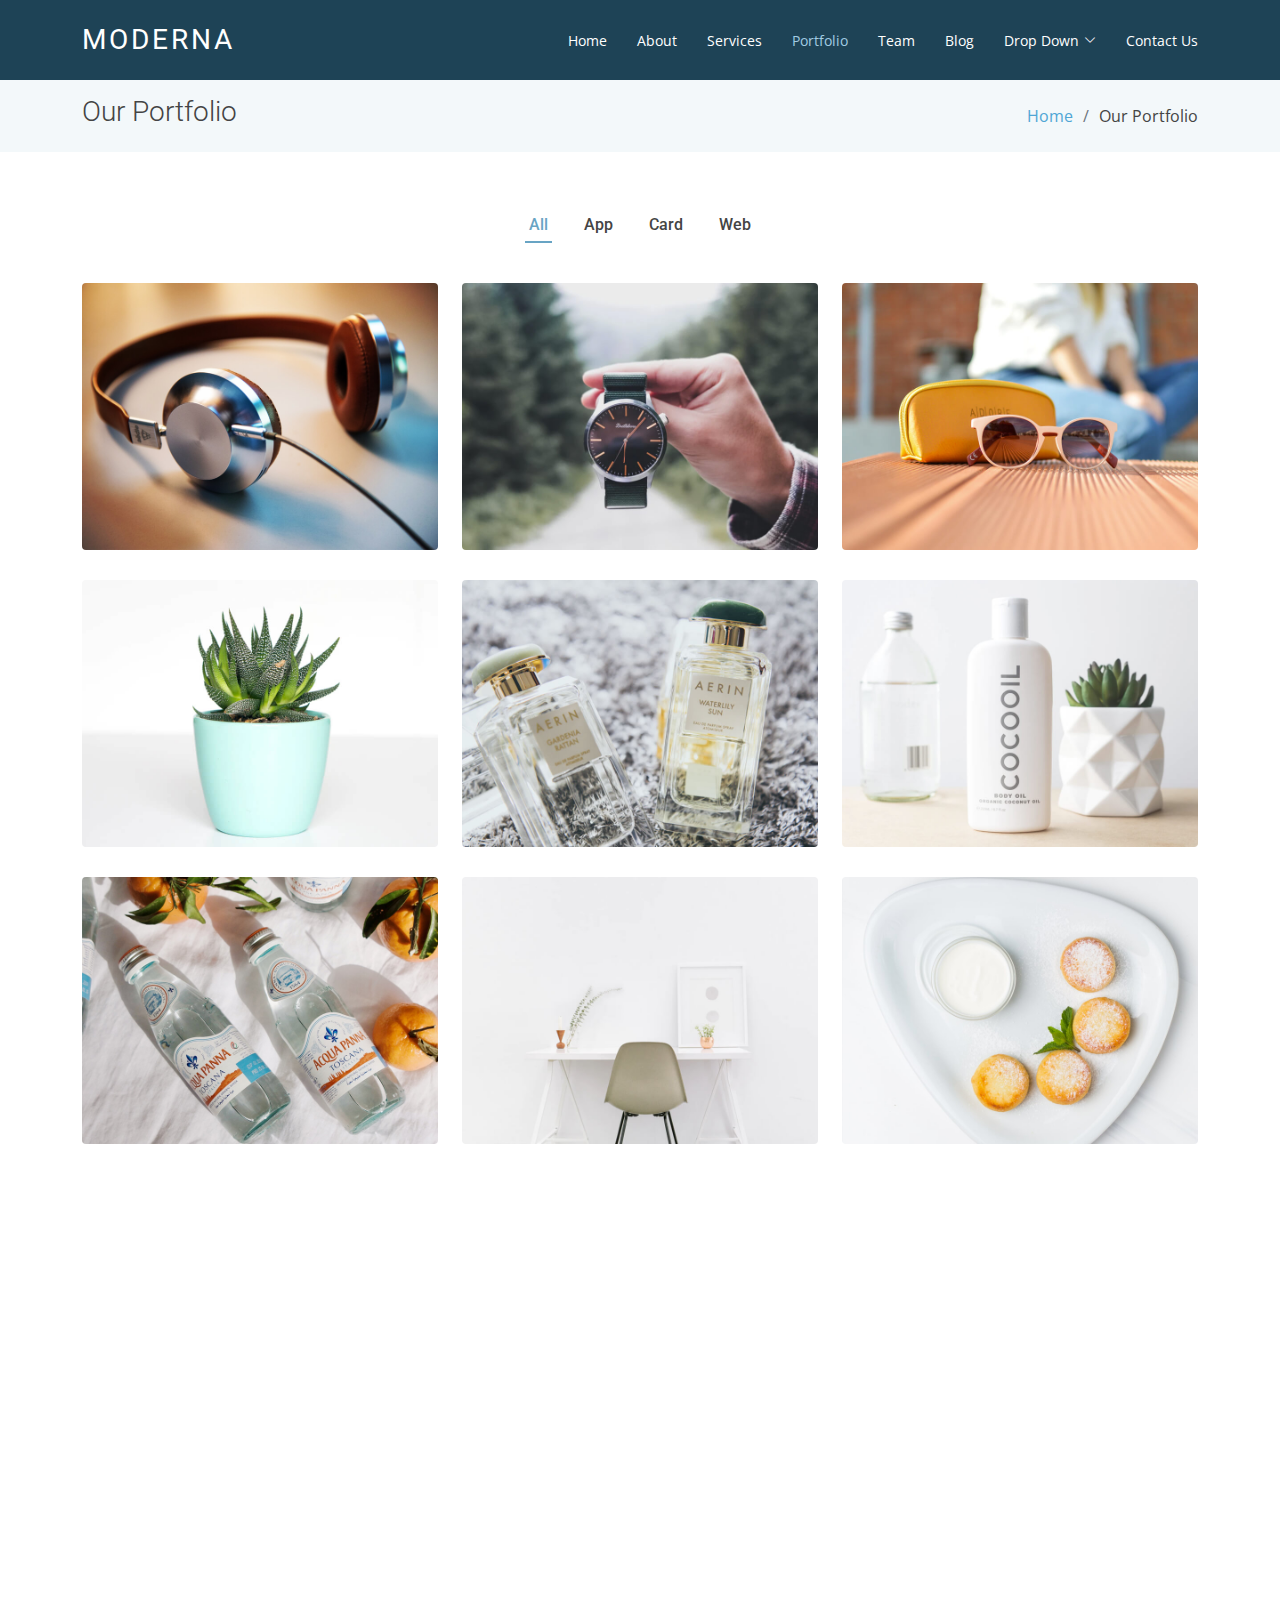
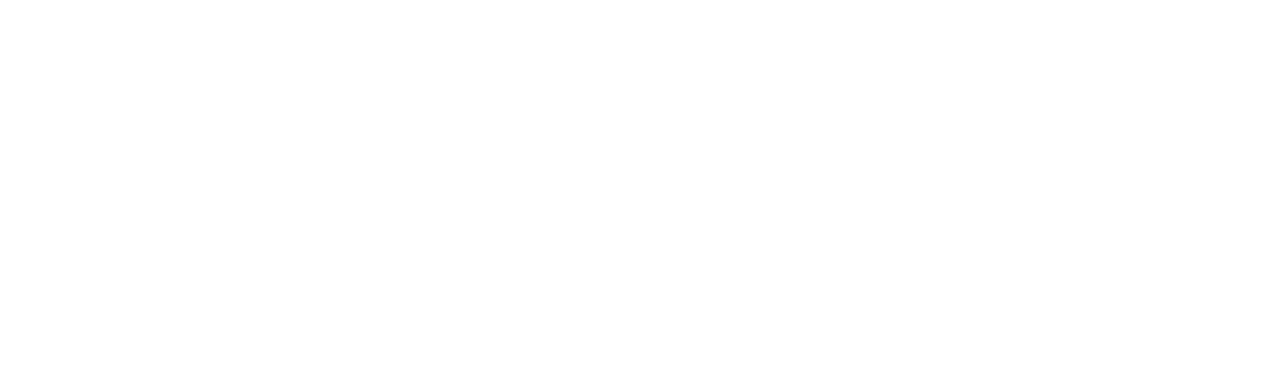
<file: portfolio.html>
<!DOCTYPE html>
<html lang="en">

<head>
  <meta charset="utf-8">
  <meta content="width=device-width, initial-scale=1.0" name="viewport">

  <title>Portfolio - My first Template</title>
  <meta content="" name="description">
  <meta content="" name="keywords">

  <!-- Favicons -->
  <link href="./img/favicon.png" rel="icon">
  <link href="./img/apple-touch-icon.png" rel="apple-touch-icon">

  <!-- Google Fonts -->
  <link href="https://fonts.googleapis.com/css?family=Open+Sans:300,300i,400,400i,600,600i,700,700i|Roboto:300,300i,400,400i,500,500i,700,700i&display=swap" rel="stylesheet">

  <!-- Vendor CSS Files -->
  <link href="./vendor/animate.css/animate.min.css" rel="stylesheet">
  <link href="./vendor/aos/aos.css" rel="stylesheet">
  <link href="./vendor/bootstrap/css/bootstrap.min.css" rel="stylesheet">
  <link href="./vendor/bootstrap-icons/bootstrap-icons.css" rel="stylesheet">
  <link href="./vendor/boxicons/css/boxicons.min.css" rel="stylesheet">
  <link href="./vendor/glightbox/css/glightbox.min.css" rel="stylesheet">
  <link href="./vendor/swiper/swiper-bundle.min.css" rel="stylesheet">

  <!-- Template Main CSS File -->
  <link href="./css/style.css" rel="stylesheet">
</head>

<body>

  <!-- Header -->
  <header id="header" class="fixed-top d-flex align-items-center ">
    <div class="container d-flex justify-content-between align-items-center">

      <div class="logo">
        <h1 class="text-light"><a href="index.html"><span>Moderna</span></a></h1>
      </div>

      <nav id="navbar" class="navbar">
        <ul>
          <li><a class="" href="index.html">Home</a></li>
          <li><a href="about.html">About</a></li>
          <li><a href="services.html">Services</a></li>
          <li><a class="active" href="portfolio.html">Portfolio</a></li>
          <li><a href="team.html">Team</a></li>
          <li><a href="blog.html">Blog</a></li>
          <li class="dropdown"><a href="#"><span>Drop Down</span> <i class="bi bi-chevron-down"></i></a>
            <ul>
              <li><a href="#">Drop Down 1</a></li>
              <li class="dropdown"><a href="#"><span>Deep Drop Down</span> <i class="bi bi-chevron-right"></i></a>
                <ul>
                  <li><a href="#">Deep Drop Down 1</a></li>
                  <li><a href="#">Deep Drop Down 2</a></li>
                  <li><a href="#">Deep Drop Down 3</a></li>
                  <li><a href="#">Deep Drop Down 4</a></li>
                  <li><a href="#">Deep Drop Down 5</a></li>
                </ul>
              </li>
              <li><a href="#">Drop Down 2</a></li>
              <li><a href="#">Drop Down 3</a></li>
              <li><a href="#">Drop Down 4</a></li>
            </ul>
          </li>
          <li><a href="contact.html">Contact Us</a></li>
        </ul>
        <i class="bi bi-list mobile-nav-toggle"></i>
      </nav><!-- .navbar -->

    </div>
  </header><!-- End Header -->

  <main id="main">

    <!-- Our Portfolio -->
    <section class="breadcrumbs">
      <div class="container">

        <div class="d-flex justify-content-between align-items-center">
          <h2>Our Portfolio</h2>
          <ol>
            <li><a href="index.html">Home</a></li>
            <li>Our Portfolio</li>
          </ol>
        </div>

      </div>
    </section><!-- End Our Portfolio -->

    <!-- Portfolio -->
    <section class="portfolio">
      <div class="container">

        <div class="row">
          <div class="col-lg-12">
            <ul id="portfolio-flters">
              <li data-filter="*" class="filter-active">All</li>
              <li data-filter=".filter-app">App</li>
              <li data-filter=".filter-card">Card</li>
              <li data-filter=".filter-web">Web</li>
            </ul>
          </div>
        </div>

        <div class="row portfolio-container" data-aos="fade-up" data-aos-easing="ease-in-out" data-aos-duration="500">

          <div class="col-lg-4 col-md-6 portfolio-wrap filter-app">
            <div class="portfolio-item">
              <img src="./img/portfolio/portfolio-1.jpg" class="img-fluid" alt="">
              <div class="portfolio-info">
                <h3>App 1</h3>
                <div>
                  <a href="./img/portfolio/portfolio-1.jpg" data-gallery="portfolioGallery" class="portfolio-lightbox" title="App 1"><i class="bx bx-plus"></i></a>
                  <a href="portfolio-details.html" title="Portfolio Details"><i class="bx bx-link"></i></a>
                </div>
              </div>
            </div>
          </div>

          <div class="col-lg-4 col-md-6 portfolio-wrap filter-web">
            <div class="portfolio-item">
              <img src="./img/portfolio/portfolio-2.jpg" class="img-fluid" alt="">
              <div class="portfolio-info">
                <h3>Web 3</h3>
                <div>
                  <a href="./img/portfolio/portfolio-2.jpg" data-gallery="portfolioGallery" class="portfolio-lightbox" title="Web 3"><i class="bx bx-plus"></i></a>
                  <a href="portfolio-details.html" title="Portfolio Details"><i class="bx bx-link"></i></a>
                </div>
              </div>
            </div>
          </div>

          <div class="col-lg-4 col-md-6 portfolio-wrap filter-app">
            <div class="portfolio-item">
              <img src="./img/portfolio/portfolio-3.jpg" class="img-fluid" alt="">
              <div class="portfolio-info">
                <h3>App 2</h3>
                <div>
                  <a href="./img/portfolio/portfolio-3.jpg" data-gallery="portfolioGallery" class="portfolio-lightbox" title="App 2"><i class="bx bx-plus"></i></a>
                  <a href="portfolio-details.html" title="Portfolio Details"><i class="bx bx-link"></i></a>
                </div>
              </div>
            </div>
          </div>

          <div class="col-lg-4 col-md-6 portfolio-wrap filter-card">
            <div class="portfolio-item">
              <img src="./img/portfolio/portfolio-4.jpg" class="img-fluid" alt="">
              <div class="portfolio-info">
                <h3>Card 2</h3>
                <div>
                  <a href="./img/portfolio/portfolio-4.jpg" data-gallery="portfolioGallery" class="portfolio-lightbox" title="Card 2"><i class="bx bx-plus"></i></a>
                  <a href="portfolio-details.html" title="Portfolio Details"><i class="bx bx-link"></i></a>
                </div>
              </div>
            </div>
          </div>

          <div class="col-lg-4 col-md-6 portfolio-wrap filter-web">
            <div class="portfolio-item">
              <img src="./img/portfolio/portfolio-5.jpg" class="img-fluid" alt="">
              <div class="portfolio-info">
                <h3>Web 2</h3>
                <div>
                  <a href="./img/portfolio/portfolio-5.jpg" data-gallery="portfolioGallery" class="portfolio-lightbox" title="Web 2"><i class="bx bx-plus"></i></a>
                  <a href="portfolio-details.html" title="Portfolio Details"><i class="bx bx-link"></i></a>
                </div>
              </div>
            </div>
          </div>

          <div class="col-lg-4 col-md-6 portfolio-wrap filter-app">
            <div class="portfolio-item">
              <img src="./img/portfolio/portfolio-6.jpg" class="img-fluid" alt="">
              <div class="portfolio-info">
                <h3>App 3</h3>
                <div>
                  <a href="./img/portfolio/portfolio-6.jpg" data-gallery="portfolioGallery" class="portfolio-lightbox" title="App 3"><i class="bx bx-plus"></i></a>
                  <a href="portfolio-details.html" title="Portfolio Details"><i class="bx bx-link"></i></a>
                </div>
              </div>
            </div>
          </div>

          <div class="col-lg-4 col-md-6 portfolio-wrap filter-card">
            <div class="portfolio-item">
              <img src="./img/portfolio/portfolio-7.jpg" class="img-fluid" alt="">
              <div class="portfolio-info">
                <h3>Card 1</h3>
                <div>
                  <a href="./img/portfolio/portfolio-7.jpg" data-gallery="portfolioGallery" class="portfolio-lightbox" title="Card 1"><i class="bx bx-plus"></i></a>
                  <a href="portfolio-details.html" title="Portfolio Details"><i class="bx bx-link"></i></a>
                </div>
              </div>
            </div>
          </div>

          <div class="col-lg-4 col-md-6 portfolio-wrap filter-card">
            <div class="portfolio-item">
              <img src="./img/portfolio/portfolio-8.jpg" class="img-fluid" alt="">
              <div class="portfolio-info">
                <h3>Card 3</h3>
                <div>
                  <a href="./img/portfolio/portfolio-8.jpg" data-gallery="portfolioGallery" class="portfolio-lightbox" title="Card 3"><i class="bx bx-plus"></i></a>
                  <a href="portfolio-details.html" title="Portfolio Details"><i class="bx bx-link"></i></a>
                </div>
              </div>
            </div>
          </div>

          <div class="col-lg-4 col-md-6 portfolio-wrap filter-web">
            <div class="portfolio-item">
              <img src="./img/portfolio/portfolio-9.jpg" class="img-fluid" alt="">
              <div class="portfolio-info">
                <h3>Web 1</h3>
                <div>
                  <a href="./img/portfolio/portfolio-9.jpg" data-gallery="portfolioGallery" class="portfolio-lightbox" title="Web 1"><i class="bx bx-plus"></i></a>
                  <a href="portfolio-details.html" title="Portfolio Details"><i class="bx bx-link"></i></a>
                </div>
              </div>
            </div>
          </div>

        </div>

      </div>
    </section><!-- End Portfolio -->

  </main><!-- End #main -->

  <!-- Footer -->
  <footer id="footer" data-aos="fade-up" data-aos-easing="ease-in-out" data-aos-duration="500">

    <div class="footer-newsletter">
      <div class="container">
        <div class="row">
          <div class="col-lg-6">
            <h4>Our Newsletter</h4>
            <p>Tamen quem nulla quae legam multos aute sint culpa legam noster magna</p>
          </div>
          <div class="col-lg-6">
            <form action="" method="post">
              <input type="email" name="email"><input type="submit" value="Subscribe">
            </form>
          </div>
        </div>
      </div>
    </div>

    <div class="footer-top">
      <div class="container">
        <div class="row">

          <div class="col-lg-3 col-md-6 footer-links">
            <h4>Useful Links</h4>
            <ul>
              <li><i class="bx bx-chevron-right"></i> <a href="#">Home</a></li>
              <li><i class="bx bx-chevron-right"></i> <a href="#">About us</a></li>
              <li><i class="bx bx-chevron-right"></i> <a href="#">Services</a></li>
              <li><i class="bx bx-chevron-right"></i> <a href="#">Terms of service</a></li>
              <li><i class="bx bx-chevron-right"></i> <a href="#">Privacy policy</a></li>
            </ul>
          </div>

          <div class="col-lg-3 col-md-6 footer-links">
            <h4>Our Services</h4>
            <ul>
              <li><i class="bx bx-chevron-right"></i> <a href="#">Web Design</a></li>
              <li><i class="bx bx-chevron-right"></i> <a href="#">Web Development</a></li>
              <li><i class="bx bx-chevron-right"></i> <a href="#">Product Management</a></li>
              <li><i class="bx bx-chevron-right"></i> <a href="#">Marketing</a></li>
              <li><i class="bx bx-chevron-right"></i> <a href="#">Graphic Design</a></li>
            </ul>
          </div>

          <div class="col-lg-3 col-md-6 footer-contact">
            <h4>Contact Us</h4>
            <p>
              A108 Adam Street <br>
              New York, NY 535022<br>
              United States <br><br>
              <strong>Phone:</strong> +1 5589 55488 55<br>
              <strong>Email:</strong> info@example.com<br>
            </p>

          </div>

          <div class="col-lg-3 col-md-6 footer-info">
            <h3>About Moderna</h3>
            <p>Cras fermentum odio eu feugiat lide par naso tierra. Justo eget nada terra videa magna derita valies darta donna mare fermentum iaculis eu non diam phasellus.</p>
            <div class="social-links mt-3">
              <a href="#" class="twitter"><i class="bx bxl-twitter"></i></a>
              <a href="#" class="facebook"><i class="bx bxl-facebook"></i></a>
              <a href="#" class="instagram"><i class="bx bxl-instagram"></i></a>
              <a href="#" class="linkedin"><i class="bx bxl-linkedin"></i></a>
            </div>
          </div>

        </div>
      </div>
    </div>

    <div class="container">
      <div class="copyright">
        &copy; Copyright <strong><span>Moderna</span></strong>. All Rights Reserved
      </div>
      <div class="credits">
        Designed by <a href="https://bootstrapmade.com/">BootstrapMade</a>
      </div>
    </div>
  </footer><!-- End Footer -->

  <a href="#" class="back-to-top d-flex align-items-center justify-content-center"><i class="bi bi-arrow-up-short"></i></a>

  <!-- Vendor JS Files -->
  <script src="./vendor/purecounter/purecounter.js"></script>
  <script src="./vendor/aos/aos.js"></script>
  <script src="./vendor/bootstrap/js/bootstrap.bundle.min.js"></script>
  <script src="./vendor/glightbox/js/glightbox.min.js"></script>
  <script src="./vendor/isotope-layout/isotope.pkgd.min.js"></script>
  <script src="./vendor/swiper/swiper-bundle.min.js"></script>
  <script src="./vendor/waypoints/noframework.waypoints.js"></script>
  <script src="./vendor/php-email-form/validate.js"></script>

  <!-- Template Main JS File -->
  <script src="./js/main.js"></script>

</body>

</html>
</file>
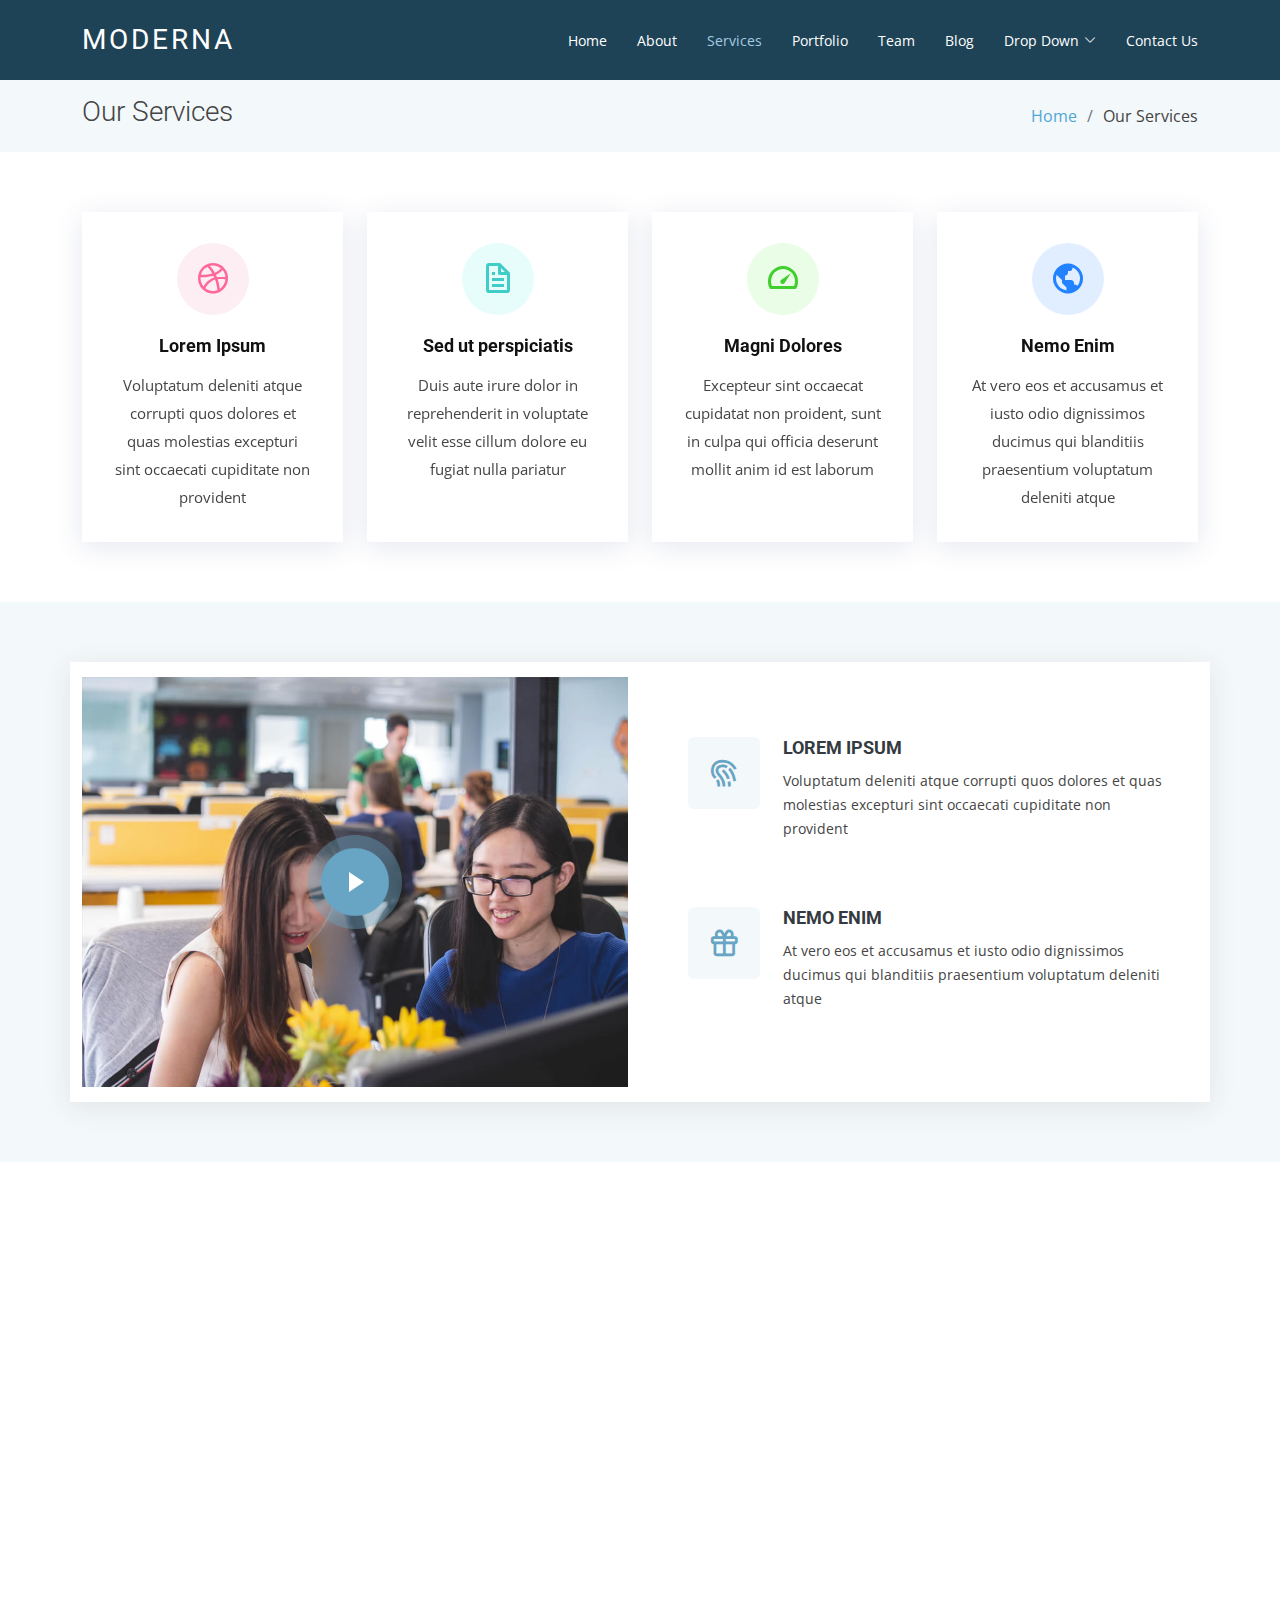
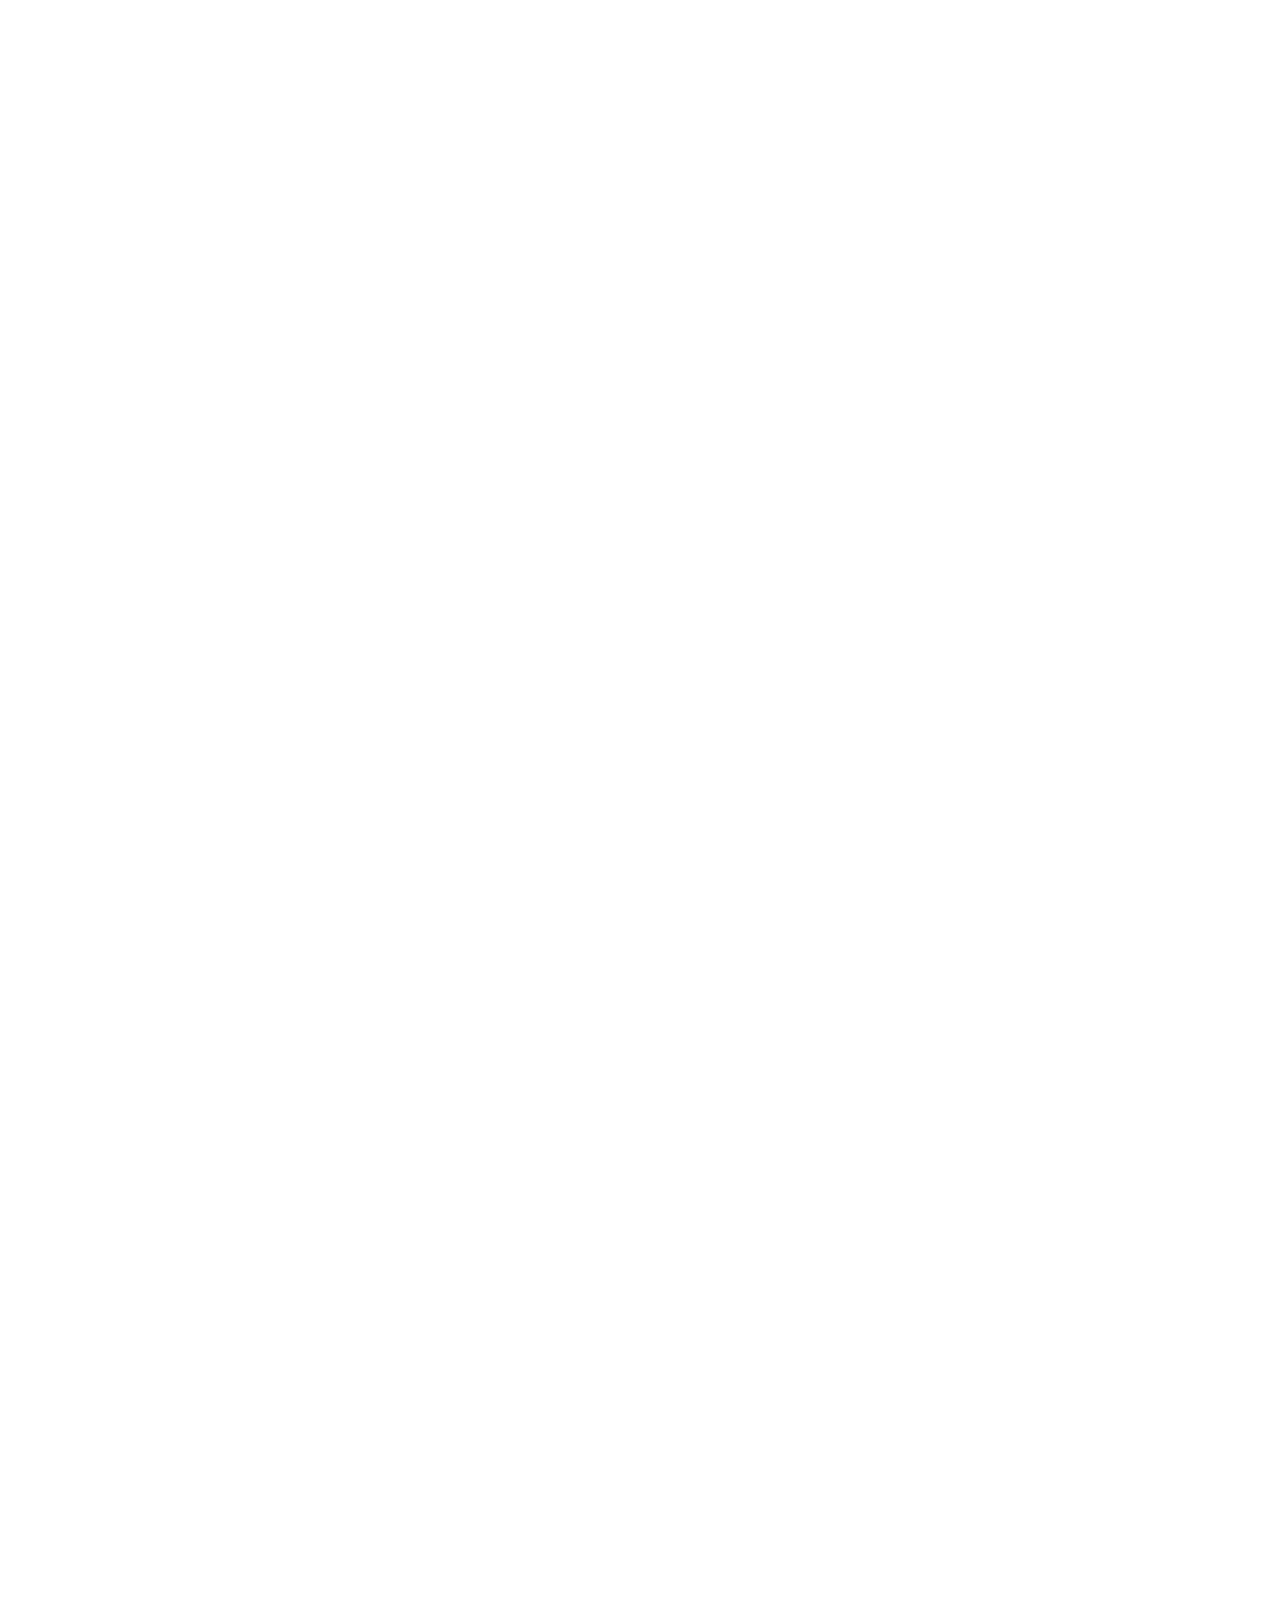
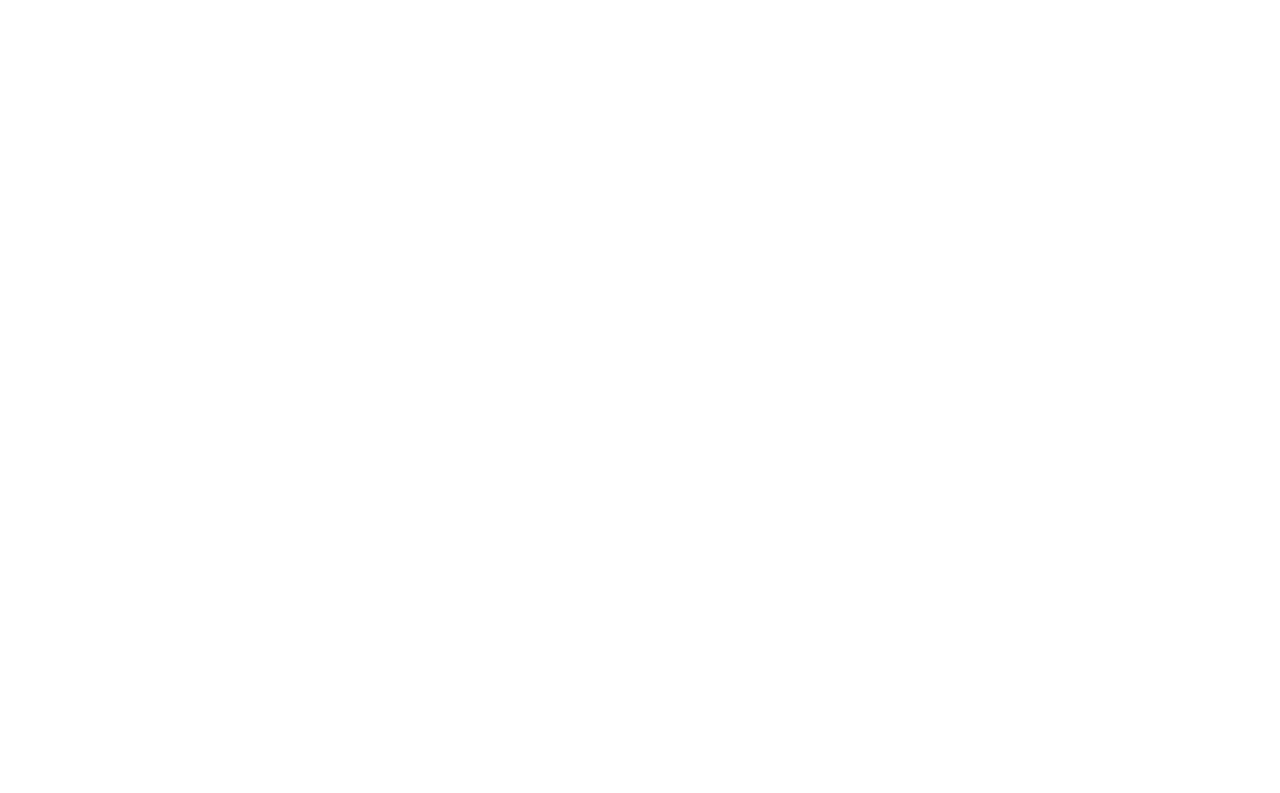
<file: services.html>
<!DOCTYPE html>
<html lang="en">

<head>
  <meta charset="utf-8">
  <meta content="width=device-width, initial-scale=1.0" name="viewport">

  <title>Services - My first Template</title>
  <meta content="" name="description">
  <meta content="" name="keywords">

  <!-- Favicons -->
  <link href="./img/favicon.png" rel="icon">
  <link href="./img/apple-touch-icon.png" rel="apple-touch-icon">

  <!-- Google Fonts -->
  <link href="https://fonts.googleapis.com/css?family=Open+Sans:300,300i,400,400i,600,600i,700,700i|Roboto:300,300i,400,400i,500,500i,700,700i&display=swap" rel="stylesheet">

  <!-- Vendor CSS Files -->
  <link href="./vendor/animate.css/animate.min.css" rel="stylesheet">
  <link href="./vendor/aos/aos.css" rel="stylesheet">
  <link href="./vendor/bootstrap/css/bootstrap.min.css" rel="stylesheet">
  <link href="./vendor/bootstrap-icons/bootstrap-icons.css" rel="stylesheet">
  <link href="./vendor/boxicons/css/boxicons.min.css" rel="stylesheet">
  <link href="./vendor/glightbox/css/glightbox.min.css" rel="stylesheet">
  <link href="./vendor/swiper/swiper-bundle.min.css" rel="stylesheet">

  <!-- Template Main CSS File -->
  <link href="./css/style.css" rel="stylesheet">
</head>

<body>

  <!-- Header -->
  <header id="header" class="fixed-top d-flex align-items-center ">
    <div class="container d-flex justify-content-between align-items-center">

      <div class="logo">
        <h1 class="text-light"><a href="index.html"><span>Moderna</span></a></h1>
      </div>

      <nav id="navbar" class="navbar">
        <ul>
          <li><a class="" href="index.html">Home</a></li>
          <li><a href="about.html">About</a></li>
          <li><a class="active" href="services.html">Services</a></li>
          <li><a href="portfolio.html">Portfolio</a></li>
          <li><a href="team.html">Team</a></li>
          <li><a href="blog.html">Blog</a></li>
          <li class="dropdown"><a href="#"><span>Drop Down</span> <i class="bi bi-chevron-down"></i></a>
            <ul>
              <li><a href="#">Drop Down 1</a></li>
              <li class="dropdown"><a href="#"><span>Deep Drop Down</span> <i class="bi bi-chevron-right"></i></a>
                <ul>
                  <li><a href="#">Deep Drop Down 1</a></li>
                  <li><a href="#">Deep Drop Down 2</a></li>
                  <li><a href="#">Deep Drop Down 3</a></li>
                  <li><a href="#">Deep Drop Down 4</a></li>
                  <li><a href="#">Deep Drop Down 5</a></li>
                </ul>
              </li>
              <li><a href="#">Drop Down 2</a></li>
              <li><a href="#">Drop Down 3</a></li>
              <li><a href="#">Drop Down 4</a></li>
            </ul>
          </li>
          <li><a href="contact.html">Contact Us</a></li>
        </ul>
        <i class="bi bi-list mobile-nav-toggle"></i>
      </nav><!-- .navbar -->

    </div>
  </header><!-- End Header -->

  <main id="main">

    <!-- Our Services -->
    <section class="breadcrumbs">
      <div class="container">

        <div class="d-flex justify-content-between align-items-center">
          <h2>Our Services</h2>
          <ol>
            <li><a href="index.html">Home</a></li>
            <li>Our Services</li>
          </ol>
        </div>

      </div>
    </section><!-- End Our Services -->

    <!-- Services -->
    <section class="services">
      <div class="container">

        <div class="row">
          <div class="col-md-6 col-lg-3 d-flex align-items-stretch" data-aos="fade-up">
            <div class="icon-box icon-box-pink">
              <div class="icon"><i class="bx bxl-dribbble"></i></div>
              <h4 class="title"><a href="">Lorem Ipsum</a></h4>
              <p class="description">Voluptatum deleniti atque corrupti quos dolores et quas molestias excepturi sint occaecati cupiditate non provident</p>
            </div>
          </div>

          <div class="col-md-6 col-lg-3 d-flex align-items-stretch" data-aos="fade-up" data-aos-delay="100">
            <div class="icon-box icon-box-cyan">
              <div class="icon"><i class="bx bx-file"></i></div>
              <h4 class="title"><a href="">Sed ut perspiciatis</a></h4>
              <p class="description">Duis aute irure dolor in reprehenderit in voluptate velit esse cillum dolore eu fugiat nulla pariatur</p>
            </div>
          </div>

          <div class="col-md-6 col-lg-3 d-flex align-items-stretch" data-aos="fade-up" data-aos-delay="200">
            <div class="icon-box icon-box-green">
              <div class="icon"><i class="bx bx-tachometer"></i></div>
              <h4 class="title"><a href="">Magni Dolores</a></h4>
              <p class="description">Excepteur sint occaecat cupidatat non proident, sunt in culpa qui officia deserunt mollit anim id est laborum</p>
            </div>
          </div>

          <div class="col-md-6 col-lg-3 d-flex align-items-stretch" data-aos="fade-up" data-aos-delay="200">
            <div class="icon-box icon-box-blue">
              <div class="icon"><i class="bx bx-world"></i></div>
              <h4 class="title"><a href="">Nemo Enim</a></h4>
              <p class="description">At vero eos et accusamus et iusto odio dignissimos ducimus qui blanditiis praesentium voluptatum deleniti atque</p>
            </div>
          </div>

        </div>

      </div>
    </section><!-- End Services -->

    <!-- Why Us -->
    <section class="why-us section-bg" data-aos="fade-up" date-aos-delay="200">
      <div class="container">

        <div class="row">
          <div class="col-lg-6 video-box">
            <img src="./img/why-us.jpg" class="img-fluid" alt="">
            <a href="https://www.youtube.com/watch?v=jDDaplaOz7Q" class="venobox play-btn mb-4" data-vbtype="video" data-autoplay="true"></a>
          </div>

          <div class="col-lg-6 d-flex flex-column justify-content-center p-5">

            <div class="icon-box">
              <div class="icon"><i class="bx bx-fingerprint"></i></div>
              <h4 class="title"><a href="">Lorem Ipsum</a></h4>
              <p class="description">Voluptatum deleniti atque corrupti quos dolores et quas molestias excepturi sint occaecati cupiditate non provident</p>
            </div>

            <div class="icon-box">
              <div class="icon"><i class="bx bx-gift"></i></div>
              <h4 class="title"><a href="">Nemo Enim</a></h4>
              <p class="description">At vero eos et accusamus et iusto odio dignissimos ducimus qui blanditiis praesentium voluptatum deleniti atque</p>
            </div>

          </div>
        </div>

      </div>
    </section><!-- End Why Us -->

    <!-- Service Details -->
    <section class="service-details">
      <div class="container">

        <div class="row">
          <div class="col-md-6 d-flex align-items-stretch" data-aos="fade-up">
            <div class="card">
              <div class="card-img">
                <img src="./img/service-details-1.jpg" alt="...">
              </div>
              <div class="card-body">
                <h5 class="card-title"><a href="#">Our Mission</a></h5>
                <p class="card-text">Lorem ipsum dolor sit amet, consectetur elit, sed do eiusmod tempor ut labore et dolore magna aliqua. Ut enim ad minim veniam, quis nostrud exercitation ullamco laboris nisi ut aliquip ex ea commodo consequat</p>
                <div class="read-more"><a href="#"><i class="bi bi-arrow-right"></i> Read More</a></div>
              </div>
            </div>
          </div>
          <div class="col-md-6 d-flex align-items-stretch" data-aos="fade-up">
            <div class="card">
              <div class="card-img">
                <img src="./img/service-details-2.jpg" alt="...">
              </div>
              <div class="card-body">
                <h5 class="card-title"><a href="#">Our Plan</a></h5>
                <p class="card-text">Sed ut perspiciatis unde omnis iste natus error sit voluptatem doloremque laudantium, totam rem aperiam, eaque ipsa quae ab illo inventore veritatis et quasi architecto beatae vitae dicta sunt explicabo</p>
                <div class="read-more"><a href="#"><i class="bi bi-arrow-right"></i> Read More</a></div>
              </div>
            </div>

          </div>
          <div class="col-md-6 d-flex align-items-stretch" data-aos="fade-up">
            <div class="card">
              <div class="card-img">
                <img src="./img/service-details-3.jpg" alt="...">
              </div>
              <div class="card-body">
                <h5 class="card-title"><a href="#">Our Vision</a></h5>
                <p class="card-text">Nemo enim ipsam voluptatem quia voluptas sit aut odit aut fugit, sed quia magni dolores eos qui ratione voluptatem sequi nesciunt Neque porro quisquam est, qui dolorem ipsum quia dolor sit amet</p>
                <div class="read-more"><a href="#"><i class="bi bi-arrow-right"></i> Read More</a></div>
              </div>
            </div>
          </div>
          <div class="col-md-6 d-flex align-items-stretch" data-aos="fade-up">
            <div class="card">
              <div class="card-img">
                <img src="./img/service-details-4.jpg" alt="...">
              </div>
              <div class="card-body">
                <h5 class="card-title"><a href="#">Our Care</a></h5>
                <p class="card-text">Nostrum eum sed et autem dolorum perspiciatis. Magni porro quisquam laudantium voluptatem. In molestiae earum ab sit esse voluptatem. Eos ipsam cumque ipsum officiis qui nihil aut incidunt aut</p>
                <div class="read-more"><a href="#"><i class="bi bi-arrow-right"></i> Read More</a></div>
              </div>
            </div>
          </div>
        </div>

      </div>
    </section><!-- End Service Details -->

    <!-- Pricing -->
    <section class="pricing section-bg" data-aos="fade-up">
      <div class="container">

        <div class="section-title">
          <h2>Pricing</h2>
          <p>Magnam dolores commodi suscipit. Necessitatibus eius consequatur ex aliquid fuga eum quidem. Sit sint consectetur velit. Quisquam quos quisquam cupiditate. Et nemo qui impedit suscipit alias ea. Quia fugiat sit in iste officiis commodi quidem hic quas.</p>
        </div>

        <div class="row no-gutters">

          <div class="col-lg-4 box">
            <h3>Free</h3>
            <h4>$0<span>per month</span></h4>
            <ul>
              <li><i class="bx bx-check"></i> Quam adipiscing vitae proin</li>
              <li><i class="bx bx-check"></i> Nec feugiat nisl pretium</li>
              <li><i class="bx bx-check"></i> Nulla at volutpat diam uteera</li>
              <li class="na"><i class="bx bx-x"></i> <span>Pharetra massa massa ultricies</span></li>
              <li class="na"><i class="bx bx-x"></i> <span>Massa ultricies mi quis hendrerit</span></li>
            </ul>
            <a href="#" class="get-started-btn">Get Started</a>
          </div>

          <div class="col-lg-4 box featured">
            <h3>Business</h3>
            <h4>$29<span>per month</span></h4>
            <ul>
              <li><i class="bx bx-check"></i> Quam adipiscing vitae proin</li>
              <li><i class="bx bx-check"></i> Nec feugiat nisl pretium</li>
              <li><i class="bx bx-check"></i> Nulla at volutpat diam uteera</li>
              <li><i class="bx bx-check"></i> Pharetra massa massa ultricies</li>
              <li><i class="bx bx-check"></i> Massa ultricies mi quis hendrerit</li>
            </ul>
            <a href="#" class="get-started-btn">Get Started</a>
          </div>

          <div class="col-lg-4 box">
            <h3>Developer</h3>
            <h4>$49<span>per month</span></h4>
            <ul>
              <li><i class="bx bx-check"></i> Quam adipiscing vitae proin</li>
              <li><i class="bx bx-check"></i> Nec feugiat nisl pretium</li>
              <li><i class="bx bx-check"></i> Nulla at volutpat diam uteera</li>
              <li><i class="bx bx-check"></i> Pharetra massa massa ultricies</li>
              <li><i class="bx bx-check"></i> Massa ultricies mi quis hendrerit</li>
            </ul>
            <a href="#" class="get-started-btn">Get Started</a>
          </div>

        </div>

      </div>
    </section><!-- End Pricing -->

  </main><!-- End #main -->

  <!-- Footer -->
  <footer id="footer" data-aos="fade-up" data-aos-easing="ease-in-out" data-aos-duration="500">

    <div class="footer-newsletter">
      <div class="container">
        <div class="row">
          <div class="col-lg-6">
            <h4>Our Newsletter</h4>
            <p>Tamen quem nulla quae legam multos aute sint culpa legam noster magna</p>
          </div>
          <div class="col-lg-6">
            <form action="" method="post">
              <input type="email" name="email"><input type="submit" value="Subscribe">
            </form>
          </div>
        </div>
      </div>
    </div>

    <div class="footer-top">
      <div class="container">
        <div class="row">

          <div class="col-lg-3 col-md-6 footer-links">
            <h4>Useful Links</h4>
            <ul>
              <li><i class="bx bx-chevron-right"></i> <a href="#">Home</a></li>
              <li><i class="bx bx-chevron-right"></i> <a href="#">About us</a></li>
              <li><i class="bx bx-chevron-right"></i> <a href="#">Services</a></li>
              <li><i class="bx bx-chevron-right"></i> <a href="#">Terms of service</a></li>
              <li><i class="bx bx-chevron-right"></i> <a href="#">Privacy policy</a></li>
            </ul>
          </div>

          <div class="col-lg-3 col-md-6 footer-links">
            <h4>Our Services</h4>
            <ul>
              <li><i class="bx bx-chevron-right"></i> <a href="#">Web Design</a></li>
              <li><i class="bx bx-chevron-right"></i> <a href="#">Web Development</a></li>
              <li><i class="bx bx-chevron-right"></i> <a href="#">Product Management</a></li>
              <li><i class="bx bx-chevron-right"></i> <a href="#">Marketing</a></li>
              <li><i class="bx bx-chevron-right"></i> <a href="#">Graphic Design</a></li>
            </ul>
          </div>

          <div class="col-lg-3 col-md-6 footer-contact">
            <h4>Contact Us</h4>
            <p>
              A108 Adam Street <br>
              New York, NY 535022<br>
              United States <br><br>
              <strong>Phone:</strong> +1 5589 55488 55<br>
              <strong>Email:</strong> info@example.com<br>
            </p>

          </div>

          <div class="col-lg-3 col-md-6 footer-info">
            <h3>About Moderna</h3>
            <p>Cras fermentum odio eu feugiat lide par naso tierra. Justo eget nada terra videa magna derita valies darta donna mare fermentum iaculis eu non diam phasellus.</p>
            <div class="social-links mt-3">
              <a href="#" class="twitter"><i class="bx bxl-twitter"></i></a>
              <a href="#" class="facebook"><i class="bx bxl-facebook"></i></a>
              <a href="#" class="instagram"><i class="bx bxl-instagram"></i></a>
              <a href="#" class="linkedin"><i class="bx bxl-linkedin"></i></a>
            </div>
          </div>

        </div>
      </div>
    </div>

    <div class="container">
      <div class="copyright">
        &copy; Copyright <strong><span>Moderna</span></strong>. All Rights Reserved
      </div>
      <div class="credits">
        Designed by <a href="https://bootstrapmade.com/">BootstrapMade</a>
      </div>
    </div>
  </footer><!-- End Footer -->

  <a href="#" class="back-to-top d-flex align-items-center justify-content-center"><i class="bi bi-arrow-up-short"></i></a>

  <!-- Vendor JS Files -->
  <script src="./vendor/purecounter/purecounter.js"></script>
  <script src="./vendor/aos/aos.js"></script>
  <script src="./vendor/bootstrap/js/bootstrap.bundle.min.js"></script>
  <script src="./vendor/glightbox/js/glightbox.min.js"></script>
  <script src="./vendor/isotope-layout/isotope.pkgd.min.js"></script>
  <script src="./vendor/swiper/swiper-bundle.min.js"></script>
  <script src="./vendor/waypoints/noframework.waypoints.js"></script>
  <script src="./vendor/php-email-form/validate.js"></script>

  <!-- Template Main JS File -->
  <script src="./js/main.js"></script>

</body>

</html>
</file>
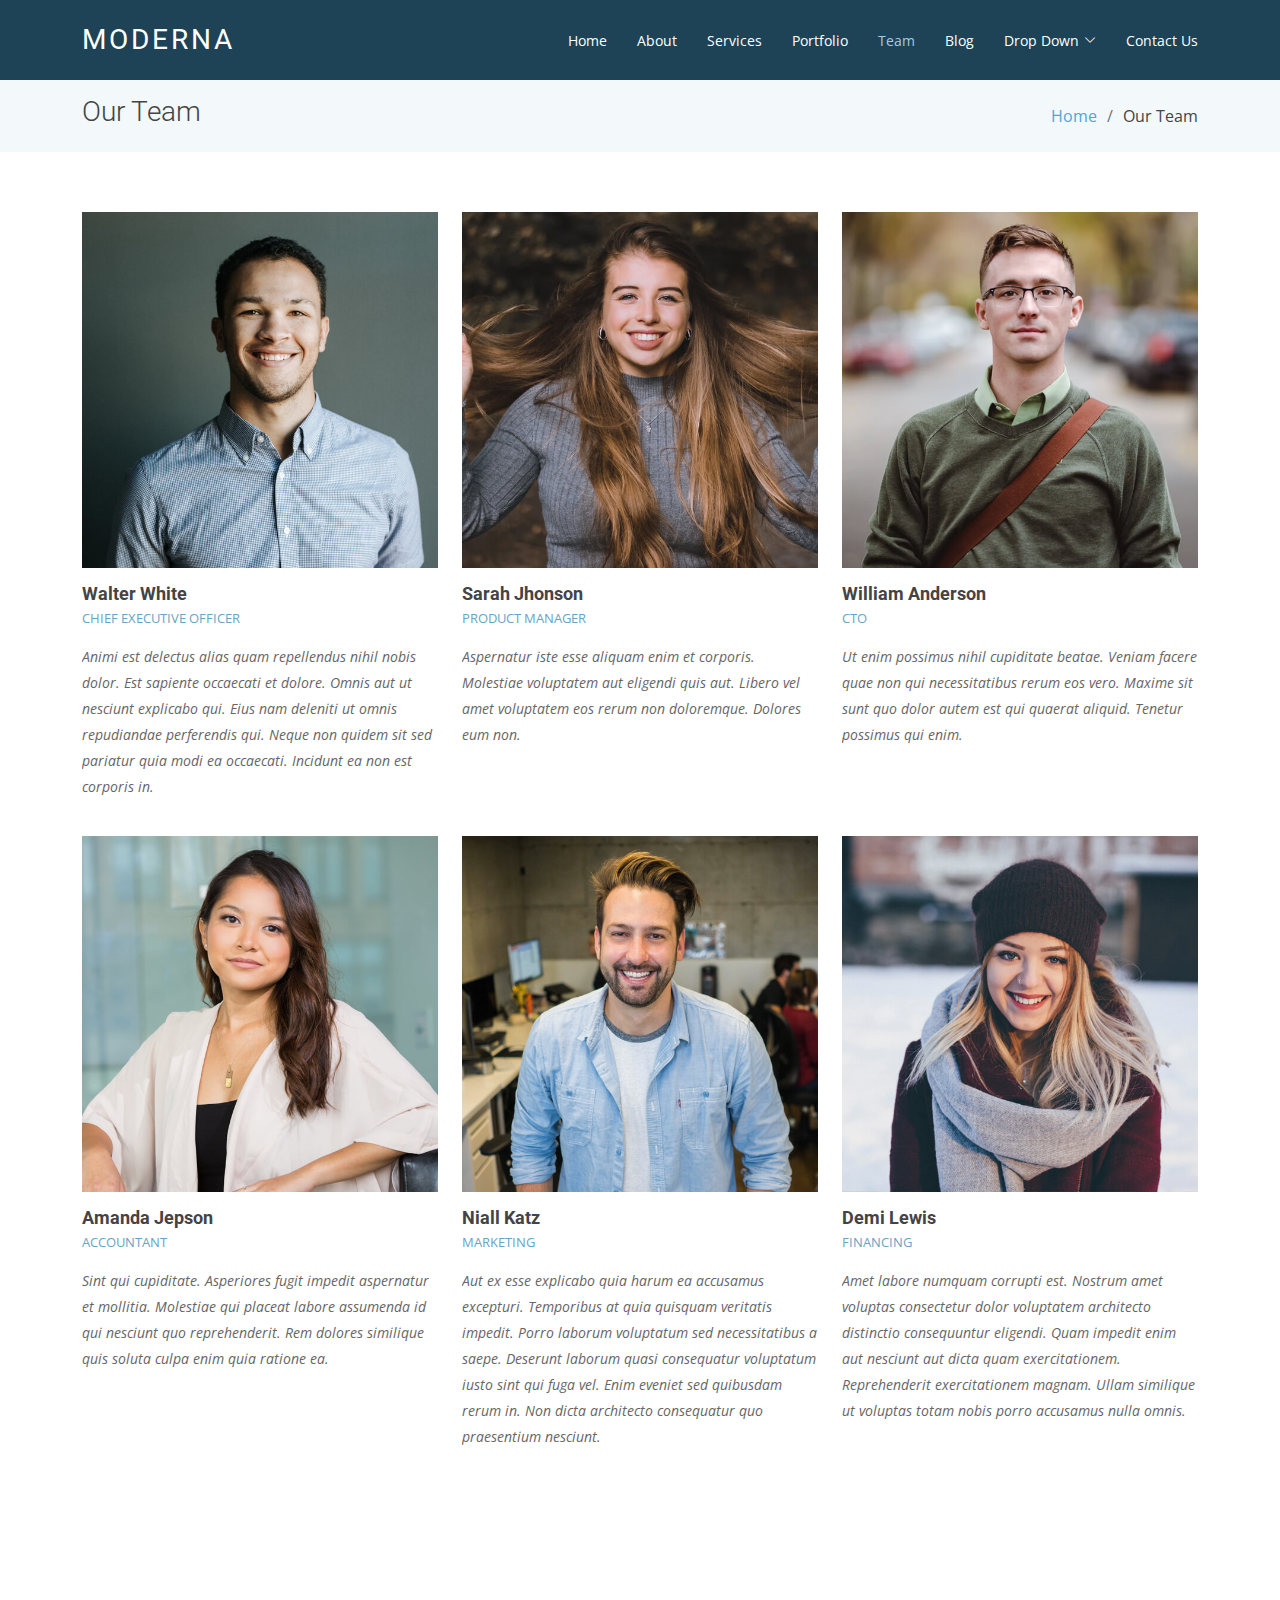
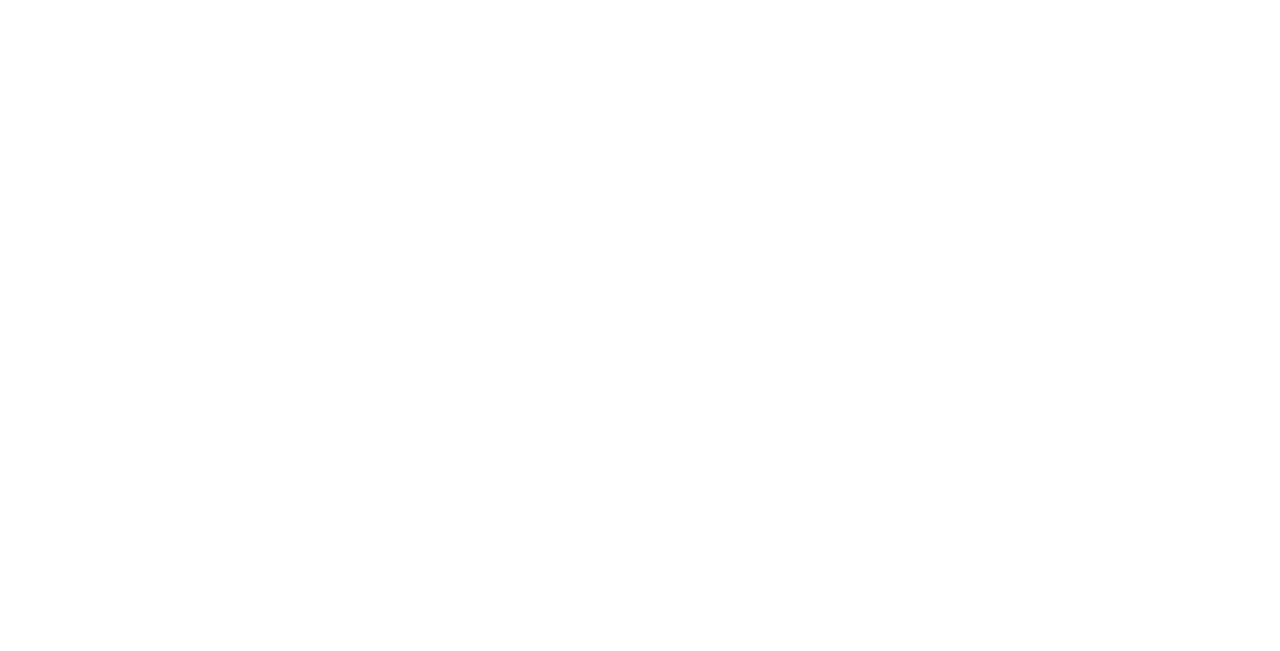
<file: team.html>
<!DOCTYPE html>
<html lang="en">

<head>
  <meta charset="utf-8">
  <meta content="width=device-width, initial-scale=1.0" name="viewport">

  <title>Team - My first Template</title>
  <meta content="" name="description">
  <meta content="" name="keywords">

  <!-- Favicons -->
  <link href="./img/favicon.png" rel="icon">
  <link href="./img/apple-touch-icon.png" rel="apple-touch-icon">

  <!-- Google Fonts -->
  <link href="https://fonts.googleapis.com/css?family=Open+Sans:300,300i,400,400i,600,600i,700,700i|Roboto:300,300i,400,400i,500,500i,700,700i&display=swap" rel="stylesheet">

  <!-- Vendor CSS Files -->
  <link href="./vendor/animate.css/animate.min.css" rel="stylesheet">
  <link href="./vendor/aos/aos.css" rel="stylesheet">
  <link href="./vendor/bootstrap/css/bootstrap.min.css" rel="stylesheet">
  <link href="./vendor/bootstrap-icons/bootstrap-icons.css" rel="stylesheet">
  <link href="./vendor/boxicons/css/boxicons.min.css" rel="stylesheet">
  <link href="./vendor/glightbox/css/glightbox.min.css" rel="stylesheet">
  <link href="./vendor/swiper/swiper-bundle.min.css" rel="stylesheet">

  <!-- Template Main CSS File -->
  <link href="./css/style.css" rel="stylesheet">
</head>

<body>

  <!-- Header -->
  <header id="header" class="fixed-top d-flex align-items-center ">
    <div class="container d-flex justify-content-between align-items-center">

      <div class="logo">
        <h1 class="text-light"><a href="index.html"><span>Moderna</span></a></h1>
      </div>

      <nav id="navbar" class="navbar">
        <ul>
          <li><a class="" href="index.html">Home</a></li>
          <li><a href="about.html">About</a></li>
          <li><a href="services.html">Services</a></li>
          <li><a href="portfolio.html">Portfolio</a></li>
          <li><a class="active" href="team.html">Team</a></li>
          <li><a href="blog.html">Blog</a></li>
          <li class="dropdown"><a href="#"><span>Drop Down</span> <i class="bi bi-chevron-down"></i></a>
            <ul>
              <li><a href="#">Drop Down 1</a></li>
              <li class="dropdown"><a href="#"><span>Deep Drop Down</span> <i class="bi bi-chevron-right"></i></a>
                <ul>
                  <li><a href="#">Deep Drop Down 1</a></li>
                  <li><a href="#">Deep Drop Down 2</a></li>
                  <li><a href="#">Deep Drop Down 3</a></li>
                  <li><a href="#">Deep Drop Down 4</a></li>
                  <li><a href="#">Deep Drop Down 5</a></li>
                </ul>
              </li>
              <li><a href="#">Drop Down 2</a></li>
              <li><a href="#">Drop Down 3</a></li>
              <li><a href="#">Drop Down 4</a></li>
            </ul>
          </li>
          <li><a href="contact.html">Contact Us</a></li>
        </ul>
        <i class="bi bi-list mobile-nav-toggle"></i>
      </nav><!-- .navbar -->

    </div>
  </header><!-- End Header -->

  <main id="main">

    <!-- Our Team -->
    <section class="breadcrumbs">
      <div class="container">

        <div class="d-flex justify-content-between align-items-center">
          <h2>Our Team</h2>
          <ol>
            <li><a href="index.html">Home</a></li>
            <li>Our Team</li>
          </ol>
        </div>

      </div>
    </section><!-- End Our Team -->

    <!-- Team -->
    <section class="team" data-aos="fade-up" data-aos-easing="ease-in-out" data-aos-duration="500">
      <div class="container">

        <div class="row">

          <div class="col-lg-4 col-md-6 d-flex align-items-stretch">
            <div class="member">
              <div class="member-img">
                <img src="./img/team/team-1.jpg" class="img-fluid" alt="">
                <div class="social">
                  <a href=""><i class="bi bi-twitter"></i></a>
                  <a href=""><i class="bi bi-facebook"></i></a>
                  <a href=""><i class="bi bi-instagram"></i></a>
                  <a href=""><i class="bi bi-linkedin"></i></a>
                </div>
              </div>
              <div class="member-info">
                <h4>Walter White</h4>
                <span>Chief Executive Officer</span>
                <p>Animi est delectus alias quam repellendus nihil nobis dolor. Est sapiente occaecati et dolore. Omnis aut ut nesciunt explicabo qui. Eius nam deleniti ut omnis repudiandae perferendis qui. Neque non quidem sit sed pariatur quia modi ea occaecati. Incidunt ea non est corporis in.</p>
              </div>
            </div>
          </div>

          <div class="col-lg-4 col-md-6 d-flex align-items-stretch">
            <div class="member">
              <div class="member-img">
                <img src="./img/team/team-2.jpg" class="img-fluid" alt="">
                <div class="social">
                  <a href=""><i class="bi bi-twitter"></i></a>
                  <a href=""><i class="bi bi-facebook"></i></a>
                  <a href=""><i class="bi bi-instagram"></i></a>
                  <a href=""><i class="bi bi-linkedin"></i></a>
                </div>
              </div>
              <div class="member-info">
                <h4>Sarah Jhonson</h4>
                <span>Product Manager</span>
                <p>Aspernatur iste esse aliquam enim et corporis. Molestiae voluptatem aut eligendi quis aut. Libero vel amet voluptatem eos rerum non doloremque. Dolores eum non.</p>
              </div>
            </div>
          </div>

          <div class="col-lg-4 col-md-6 d-flex align-items-stretch">
            <div class="member">
              <div class="member-img">
                <img src="./img/team/team-3.jpg" class="img-fluid" alt="">
                <div class="social">
                  <a href=""><i class="bi bi-twitter"></i></a>
                  <a href=""><i class="bi bi-facebook"></i></a>
                  <a href=""><i class="bi bi-instagram"></i></a>
                  <a href=""><i class="bi bi-linkedin"></i></a>
                </div>
              </div>
              <div class="member-info">
                <h4>William Anderson</h4>
                <span>CTO</span>
                <p>Ut enim possimus nihil cupiditate beatae. Veniam facere quae non qui necessitatibus rerum eos vero. Maxime sit sunt quo dolor autem est qui quaerat aliquid. Tenetur possimus qui enim.</p>
              </div>
            </div>
          </div>

          <div class="col-lg-4 col-md-6 d-flex align-items-stretch">
            <div class="member">
              <div class="member-img">
                <img src="./img/team/team-4.jpg" class="img-fluid" alt="">
                <div class="social">
                  <a href=""><i class="bi bi-twitter"></i></a>
                  <a href=""><i class="bi bi-facebook"></i></a>
                  <a href=""><i class="bi bi-instagram"></i></a>
                  <a href=""><i class="bi bi-linkedin"></i></a>
                </div>
              </div>
              <div class="member-info">
                <h4>Amanda Jepson</h4>
                <span>Accountant</span>
                <p>Sint qui cupiditate. Asperiores fugit impedit aspernatur et mollitia. Molestiae qui placeat labore assumenda id qui nesciunt quo reprehenderit. Rem dolores similique quis soluta culpa enim quia ratione ea.</p>
              </div>
            </div>
          </div>

          <div class="col-lg-4 col-md-6 d-flex align-items-stretch">
            <div class="member">
              <div class="member-img">
                <img src="./img/team/team-5.jpg" class="img-fluid" alt="">
                <div class="social">
                  <a href=""><i class="bi bi-twitter"></i></a>
                  <a href=""><i class="bi bi-facebook"></i></a>
                  <a href=""><i class="bi bi-instagram"></i></a>
                  <a href=""><i class="bi bi-linkedin"></i></a>
                </div>
              </div>
              <div class="member-info">
                <h4>Niall Katz</h4>
                <span>Marketing</span>
                <p>Aut ex esse explicabo quia harum ea accusamus excepturi. Temporibus at quia quisquam veritatis impedit. Porro laborum voluptatum sed necessitatibus a saepe. Deserunt laborum quasi consequatur voluptatum iusto sint qui fuga vel. Enim eveniet sed quibusdam rerum in. Non dicta architecto consequatur quo praesentium nesciunt.</p>
              </div>
            </div>
          </div>

          <div class="col-lg-4 col-md-6 d-flex align-items-stretch">
            <div class="member">
              <div class="member-img">
                <img src="./img/team/team-6.jpg" class="img-fluid" alt="">
                <div class="social">
                  <a href=""><i class="bi bi-twitter"></i></a>
                  <a href=""><i class="bi bi-facebook"></i></a>
                  <a href=""><i class="bi bi-instagram"></i></a>
                  <a href=""><i class="bi bi-linkedin"></i></a>
                </div>
              </div>
              <div class="member-info">
                <h4>Demi Lewis</h4>
                <span>Financing</span>
                <p>Amet labore numquam corrupti est. Nostrum amet voluptas consectetur dolor voluptatem architecto distinctio consequuntur eligendi. Quam impedit enim aut nesciunt aut dicta quam exercitationem. Reprehenderit exercitationem magnam. Ullam similique ut voluptas totam nobis porro accusamus nulla omnis.</p>
              </div>
            </div>
          </div>

        </div>

      </div>
    </section><!-- End Team -->

  </main><!-- End #main -->

  <!-- Footer -->
  <footer id="footer" data-aos="fade-up" data-aos-easing="ease-in-out" data-aos-duration="500">

    <div class="footer-newsletter">
      <div class="container">
        <div class="row">
          <div class="col-lg-6">
            <h4>Our Newsletter</h4>
            <p>Tamen quem nulla quae legam multos aute sint culpa legam noster magna</p>
          </div>
          <div class="col-lg-6">
            <form action="" method="post">
              <input type="email" name="email"><input type="submit" value="Subscribe">
            </form>
          </div>
        </div>
      </div>
    </div>

    <div class="footer-top">
      <div class="container">
        <div class="row">

          <div class="col-lg-3 col-md-6 footer-links">
            <h4>Useful Links</h4>
            <ul>
              <li><i class="bx bx-chevron-right"></i> <a href="#">Home</a></li>
              <li><i class="bx bx-chevron-right"></i> <a href="#">About us</a></li>
              <li><i class="bx bx-chevron-right"></i> <a href="#">Services</a></li>
              <li><i class="bx bx-chevron-right"></i> <a href="#">Terms of service</a></li>
              <li><i class="bx bx-chevron-right"></i> <a href="#">Privacy policy</a></li>
            </ul>
          </div>

          <div class="col-lg-3 col-md-6 footer-links">
            <h4>Our Services</h4>
            <ul>
              <li><i class="bx bx-chevron-right"></i> <a href="#">Web Design</a></li>
              <li><i class="bx bx-chevron-right"></i> <a href="#">Web Development</a></li>
              <li><i class="bx bx-chevron-right"></i> <a href="#">Product Management</a></li>
              <li><i class="bx bx-chevron-right"></i> <a href="#">Marketing</a></li>
              <li><i class="bx bx-chevron-right"></i> <a href="#">Graphic Design</a></li>
            </ul>
          </div>

          <div class="col-lg-3 col-md-6 footer-contact">
            <h4>Contact Us</h4>
            <p>
              A108 Adam Street <br>
              New York, NY 535022<br>
              United States <br><br>
              <strong>Phone:</strong> +1 5589 55488 55<br>
              <strong>Email:</strong> info@example.com<br>
            </p>

          </div>

          <div class="col-lg-3 col-md-6 footer-info">
            <h3>About Moderna</h3>
            <p>Cras fermentum odio eu feugiat lide par naso tierra. Justo eget nada terra videa magna derita valies darta donna mare fermentum iaculis eu non diam phasellus.</p>
            <div class="social-links mt-3">
              <a href="#" class="twitter"><i class="bx bxl-twitter"></i></a>
              <a href="#" class="facebook"><i class="bx bxl-facebook"></i></a>
              <a href="#" class="instagram"><i class="bx bxl-instagram"></i></a>
              <a href="#" class="linkedin"><i class="bx bxl-linkedin"></i></a>
            </div>
          </div>

        </div>
      </div>
    </div>

    <div class="container">
      <div class="copyright">
        &copy; Copyright <strong><span>Moderna</span></strong>. All Rights Reserved
      </div>
      <div class="credits">
        Designed by <a href="https://bootstrapmade.com/">BootstrapMade</a>
      </div>
    </div>
  </footer><!-- End Footer -->

  <a href="#" class="back-to-top d-flex align-items-center justify-content-center"><i class="bi bi-arrow-up-short"></i></a>

  <!-- Vendor JS Files -->
  <script src="./vendor/purecounter/purecounter.js"></script>
  <script src="./vendor/aos/aos.js"></script>
  <script src="./vendor/bootstrap/js/bootstrap.bundle.min.js"></script>
  <script src="./vendor/glightbox/js/glightbox.min.js"></script>
  <script src="./vendor/isotope-layout/isotope.pkgd.min.js"></script>
  <script src="./vendor/swiper/swiper-bundle.min.js"></script>
  <script src="./vendor/waypoints/noframework.waypoints.js"></script>
  <script src="./vendor/php-email-form/validate.js"></script>

  <!-- Template Main JS File -->
  <script src="./js/main.js"></script>

</body>

</html>
</file>
<file: css/style.css>
body {
  font-family: "Open Sans", sans-serif;
  color: #444;
}

a {
  color: #4fa6d5;
  text-decoration: none;
}

a:hover {
  color: #45beff;
  text-decoration: none;
}

h1, h2, h3, h4, h5, h6, .font-primary {
  font-family: "Roboto", sans-serif;
}

.back-to-top {
  position: fixed;
  visibility: hidden;
  opacity: 0;
  right: 15px;
  bottom: 15px;
  z-index: 99999;
  background: #68A4C4;
  width: 40px;
  height: 40px;
  border-radius: 4px;
  transition: all 0.4s;
}
.back-to-top i {
  font-size: 24px;
  color: #fff;
  line-height: 0;
}
.back-to-top:hover {
  background: #85b6cf;
  color: #fff;
}
.back-to-top.active {
  visibility: visible;
  opacity: 1;
}

#header {
  height: 80px;
  transition: all 0.5s;
  z-index: 997;
  transition: all 0.5s;
  background: #1e4356;
}
#header.header-transparent {
  background: none;
}
#header.header-scrolled {
  background: rgba(30, 67, 86, 0.8);
  height: 60px;
}
#header .logo h1 {
  font-size: 28px;
  margin: 0;
  padding: 4px 0;
  line-height: 1;
  font-weight: 400;
  letter-spacing: 3px;
  text-transform: uppercase;
}
#header .logo h1 a, #header .logo h1 a:hover {
  color: #fff;
  text-decoration: none;
}
#header .logo img {
  padding: 0;
  margin: 0;
  max-height: 40px;
}

#main {
  margin-top: 80px;
}

.navbar {
  padding: 0;
}
.navbar ul {
  margin: 0;
  padding: 0;
  display: flex;
  list-style: none;
  align-items: center;
}
.navbar li {
  position: relative;
}
.navbar a, .navbar a:focus {
  display: flex;
  align-items: center;
  justify-content: space-between;
  padding: 10px 0 10px 30px;
  font-family: "Open Sans", sans-serif;
  font-size: 14px;
  color: #fff;
  white-space: nowrap;
  transition: 0.3s;
}
.navbar a i, .navbar a:focus i {
  font-size: 12px;
  line-height: 0;
  margin-left: 5px;
}
.navbar a:hover, .navbar .active, .navbar .active:focus, .navbar li:hover > a {
  color: #a2cce3;
}
.navbar .dropdown ul {
  display: block;
  position: absolute;
  left: 14px;
  top: calc(100% + 30px);
  margin: 0;
  padding: 10px 0;
  z-index: 99;
  opacity: 0;
  visibility: hidden;
  background: #fff;
  box-shadow: 0px 0px 30px rgba(127, 137, 161, 0.25);
  transition: 0.3s;
}
.navbar .dropdown ul li {
  min-width: 200px;
}
.navbar .dropdown ul a {
  padding: 10px 20px;
  font-size: 14px;
  text-transform: none;
  color: #1c3745;
}
.navbar .dropdown ul a i {
  font-size: 12px;
}
.navbar .dropdown ul a:hover, .navbar .dropdown ul .active:hover, .navbar .dropdown ul li:hover > a {
  color: #68A4C4;
}
.navbar .dropdown:hover > ul {
  opacity: 1;
  top: 100%;
  visibility: visible;
}
.navbar .dropdown .dropdown ul {
  top: 0;
  left: calc(100% - 30px);
  visibility: hidden;
}
.navbar .dropdown .dropdown:hover > ul {
  opacity: 1;
  top: 0;
  left: 100%;
  visibility: visible;
}
@media (max-width: 1366px) {
  .navbar .dropdown .dropdown ul {
    left: -90%;
  }
  .navbar .dropdown .dropdown:hover > ul {
    left: -100%;
  }
}

.mobile-nav-toggle {
  color: #fff;
  font-size: 28px;
  cursor: pointer;
  display: none;
  line-height: 0;
  transition: 0.5s;
}

@media (max-width: 991px) {
  .mobile-nav-toggle {
    display: block;
  }

  .navbar ul {
    display: none;
  }
}
.navbar-mobile {
  position: fixed;
  overflow: hidden;
  top: 0;
  right: 0;
  left: 0;
  bottom: 0;
  background: rgba(17, 38, 48, 0.9);
  transition: 0.3s;
}
.navbar-mobile .mobile-nav-toggle {
  position: absolute;
  top: 15px;
  right: 15px;
}
.navbar-mobile ul {
  display: block;
  position: absolute;
  top: 55px;
  right: 15px;
  bottom: 15px;
  left: 15px;
  padding: 10px 0;
  background-color: #fff;
  overflow-y: auto;
  transition: 0.3s;
}
.navbar-mobile a, .navbar-mobile a:focus {
  padding: 10px 20px;
  font-size: 15px;
  color: #1e4356;
}
.navbar-mobile a:hover, .navbar-mobile .active, .navbar-mobile li:hover > a {
  color: #68A4C4;
}
.navbar-mobile .getstarted, .navbar-mobile .getstarted:focus {
  margin: 15px;
}
.navbar-mobile .dropdown ul {
  position: static;
  display: none;
  margin: 10px 20px;
  padding: 10px 0;
  z-index: 99;
  opacity: 1;
  visibility: visible;
  background: #fff;
  box-shadow: 0px 0px 30px rgba(127, 137, 161, 0.25);
}
.navbar-mobile .dropdown ul li {
  min-width: 200px;
}
.navbar-mobile .dropdown ul a {
  padding: 10px 20px;
}
.navbar-mobile .dropdown ul a i {
  font-size: 12px;
}
.navbar-mobile .dropdown ul a:hover, .navbar-mobile .dropdown ul .active:hover, .navbar-mobile .dropdown ul li:hover > a {
  color: #68A4C4;
}
.navbar-mobile .dropdown > .dropdown-active {
  display: block;
}

#hero {
  width: 100%;
  height: 90vh;
  overflow: hidden;
  position: relative;
}
#hero::after {
  content: "";
  position: absolute;
  left: 50%;
  top: 0;
  width: 130%;
  height: 95%;
  background: linear-gradient(to right, rgba(30, 67, 86, 0.8), rgba(30, 67, 86, 0.6)), url("../img/hero-bg.jpg") center top no-repeat;
  z-index: 0;
  border-radius: 0 0 50% 50%;
  transform: translateX(-50%) rotate(0deg);
}
#hero::before {
  content: "";
  position: absolute;
  left: 50%;
  top: 0;
  width: 130%;
  height: 96%;
  background: #68A4C4;
  opacity: 0.3;
  z-index: 0;
  border-radius: 0 0 50% 50%;
  transform: translateX(-50%) translateY(18px) rotate(2deg);
}
#hero .carousel-container {
  display: flex;
  justify-content: center;
  align-items: center;
  flex-direction: column;
  text-align: center;
  bottom: 0;
  top: 0;
  left: 0;
  right: 0;
}
#hero h2 {
  color: #fff;
  margin-bottom: 30px;
  font-size: 48px;
  font-weight: 700;
}
#hero p {
  width: 80%;
  -webkit-animation-delay: 0.4s;
  animation-delay: 0.4s;
  margin: 0 auto 30px auto;
  color: #fff;
}
#hero .carousel-control-prev, #hero .carousel-control-next {
  width: 10%;
}
#hero .carousel-control-next-icon, #hero .carousel-control-prev-icon {
  background: none;
  font-size: 48px;
  line-height: 1;
  width: auto;
  height: auto;
}
#hero .btn-get-started {
  font-family: "Roboto", sans-serif;
  font-weight: 500;
  font-size: 14px;
  letter-spacing: 1px;
  display: inline-block;
  padding: 12px 32px;
  border-radius: 50px;
  transition: 0.5s;
  line-height: 1;
  margin: 10px;
  color: #fff;
  -webkit-animation-delay: 0.8s;
  animation-delay: 0.8s;
  border: 2px solid #68A4C4;
}
#hero .btn-get-started:hover {
  background: #68A4C4;
  color: #fff;
  text-decoration: none;
}
@media (min-width: 1024px) {
  #hero p {
    width: 60%;
  }
  #hero .carousel-control-prev, #hero .carousel-control-next {
    width: 5%;
  }
}
@media (max-width: 768px) {
  #hero::after {
    width: 180%;
    height: 95%;
    border-radius: 0 0 50% 50%;
    transform: translateX(-50%) rotate(0deg);
  }
  #hero::before {
    top: 0;
    width: 180%;
    height: 94%;
    border-radius: 0 0 50% 50%;
    transform: translateX(-50%) translateY(20px) rotate(4deg);
  }
}
@media (max-width: 575px) {
  #hero h2 {
    font-size: 30px;
  }
  #hero::after {
    left: 40%;
    top: 0;
    width: 200%;
    height: 95%;
    border-radius: 0 0 50% 50%;
    transform: translateX(-50%) rotate(0deg);
  }
  #hero::before {
    left: 50%;
    top: 0;
    width: 200%;
    height: 94%;
    border-radius: 0 0 50% 50%;
    transform: translateX(-50%) translateY(20px) rotate(4deg);
  }
}

#hero-no-slider {
  width: 100%;
  height: 100vh;
  overflow: hidden;
  position: relative;
  text-align: center;
}
#hero-no-slider::before {
  content: "";
  position: absolute;
  left: 0;
  top: 0;
  right: 0;
  bottom: 0;
  background: linear-gradient(to right, rgba(30, 67, 86, 0.8), rgba(30, 67, 86, 0.6)), url("../img/hero-bg.jpg") center top no-repeat;
}
#hero-no-slider h2 {
  color: #fff;
  margin-bottom: 15px;
  font-size: 48px;
  font-weight: 700;
}
#hero-no-slider p {
  color: #fff;
}
#hero-no-slider .btn-get-started {
  font-family: "Roboto", sans-serif;
  font-weight: 500;
  font-size: 14px;
  letter-spacing: 1px;
  display: inline-block;
  padding: 12px 32px;
  border-radius: 50px;
  transition: 0.5s;
  line-height: 1;
  margin: 10px;
  color: #fff;
  -webkit-animation-delay: 0.8s;
  animation-delay: 0.8s;
  border: 2px solid #68A4C4;
}
#hero-no-slider .btn-get-started:hover {
  background: #68A4C4;
  color: #fff;
  text-decoration: none;
}
@media (max-width: 575px) {
  #hero-no-slider h2 {
    font-size: 30px;
  }
}

section {
  padding: 60px 0;
}

.section-bg {
  background-color: #f3f8fa;
}

.section-title {
  text-align: center;
  padding-bottom: 30px;
}
.section-title h2 {
  font-size: 28px;
  font-weight: 400;
  margin-bottom: 20px;
  padding-bottom: 20px;
  position: relative;
}
.section-title h2::before {
  content: "";
  position: absolute;
  display: block;
  width: 120px;
  height: 1px;
  background: #ddd;
  bottom: 1px;
  left: calc(50% - 60px);
}
.section-title h2::after {
  content: "";
  position: absolute;
  display: block;
  width: 40px;
  height: 3px;
  background: #68A4C4;
  bottom: 0;
  left: calc(50% - 20px);
}
.section-title p {
  margin-bottom: 0;
}

.breadcrumbs {
  padding: 15px 0;
  background-color: #f3f8fa;
  min-height: 40px;
}
.breadcrumbs h2 {
  font-size: 28px;
  font-weight: 300;
}
.breadcrumbs ol {
  display: flex;
  flex-wrap: wrap;
  list-style: none;
  padding: 0;
  margin: 0;
}
.breadcrumbs ol li + li {
  padding-left: 10px;
}
.breadcrumbs ol li + li::before {
  display: inline-block;
  padding-right: 10px;
  color: #6c757d;
  content: "/";
}
@media (max-width: 768px) {
  .breadcrumbs .d-flex {
    display: block !important;
  }
  .breadcrumbs ol {
    display: block;
  }
  .breadcrumbs ol li {
    display: inline-block;
  }
}

.services {
  padding-bottom: 20px;
}
.services .icon-box {
  padding: 30px;
  position: relative;
  overflow: hidden;
  margin: 0 0 40px 0;
  background: #fff;
  box-shadow: 0 5px 26px 0 rgba(68, 88, 144, 0.14);
  transition: all 0.3s ease-in-out;
  text-align: center;
  border: 1px solid #fff;
}
.services .icon {
  margin: 0 auto 20px auto;
  padding-top: 17px;
  display: inline-block;
  text-align: center;
  border-radius: 50%;
  width: 72px;
  height: 72px;
}
.services .icon i {
  font-size: 36px;
  line-height: 1;
}
.services .title {
  font-weight: 700;
  margin-bottom: 15px;
  font-size: 18px;
}
.services .title a {
  color: #111;
}
.services .description {
  font-size: 15px;
  line-height: 28px;
  margin-bottom: 0;
}
.services .icon-box-pink .icon {
  background: #fceef3;
}
.services .icon-box-pink .icon i {
  color: #ff689b;
}
.services .icon-box-pink:hover {
  border-color: #ff689b;
}
.services .icon-box-cyan .icon {
  background: #e6fdfc;
}
.services .icon-box-cyan .icon i {
  color: #3fcdc7;
}
.services .icon-box-cyan:hover {
  border-color: #3fcdc7;
}
.services .icon-box-green .icon {
  background: #eafde7;
}
.services .icon-box-green .icon i {
  color: #41cf2e;
}
.services .icon-box-green:hover {
  border-color: #41cf2e;
}
.services .icon-box-blue .icon {
  background: #e1eeff;
}
.services .icon-box-blue .icon i {
  color: #2282ff;
}
.services .icon-box-blue:hover {
  border-color: #2282ff;
}

.why-us .container {
  box-shadow: 0 5px 25px 0 rgba(214, 215, 216, 0.6);
  background: #fff;
}
.why-us .icon-box + .icon-box {
  margin-top: 50px;
}
.why-us .icon-box .icon {
  float: left;
  display: flex;
  align-items: center;
  justify-content: center;
  width: 72px;
  height: 72px;
  background: #f3f8fa;
  border-radius: 6px;
  transition: 0.5s;
}
.why-us .icon-box .icon i {
  color: #68A4C4;
  font-size: 32px;
}
.why-us .icon-box:hover .icon {
  background: #68A4C4;
}
.why-us .icon-box:hover .icon i {
  color: #fff;
}
.why-us .icon-box .title {
  margin-left: 95px;
  font-weight: 700;
  margin-bottom: 10px;
  font-size: 18px;
  text-transform: uppercase;
}
.why-us .icon-box .title a {
  color: #343a40;
  transition: 0.3s;
}
.why-us .icon-box .title a:hover {
  color: #68A4C4;
}
.why-us .icon-box .description {
  margin-left: 95px;
  line-height: 24px;
  font-size: 14px;
}
.why-us .video-box {
  position: relative;
}
.why-us .video-box img {
  padding-top: 15px;
  padding-bottom: 15px;
}
.why-us .play-btn {
  width: 94px;
  height: 94px;
  background: radial-gradient(#68A4C4 50%, rgba(104, 164, 196, 0.4) 52%);
  border-radius: 50%;
  display: block;
  position: absolute;
  left: calc(50% - 47px);
  top: calc(50% - 47px);
  overflow: hidden;
}
.why-us .play-btn::after {
  content: "";
  position: absolute;
  left: 50%;
  top: 50%;
  transform: translateX(-40%) translateY(-50%);
  width: 0;
  height: 0;
  border-top: 10px solid transparent;
  border-bottom: 10px solid transparent;
  border-left: 15px solid #fff;
  z-index: 100;
  transition: all 400ms cubic-bezier(0.55, 0.055, 0.675, 0.19);
}
.why-us .play-btn::before {
  content: "";
  position: absolute;
  width: 120px;
  height: 120px;
  -webkit-animation-delay: 0s;
  animation-delay: 0s;
  -webkit-animation: pulsate-btn 2s;
  animation: pulsate-btn 2s;
  -webkit-animation-direction: forwards;
  animation-direction: forwards;
  -webkit-animation-iteration-count: infinite;
  animation-iteration-count: infinite;
  -webkit-animation-timing-function: steps;
  animation-timing-function: steps;
  opacity: 1;
  border-radius: 50%;
  border: 5px solid rgba(104, 164, 196, 0.7);
  top: -15%;
  left: -15%;
  background: rgba(198, 16, 0, 0);
}
.why-us .play-btn:hover::after {
  border-left: 15px solid #68A4C4;
  transform: scale(20);
}
.why-us .play-btn:hover::before {
  content: "";
  position: absolute;
  left: 50%;
  top: 50%;
  transform: translateX(-40%) translateY(-50%);
  width: 0;
  height: 0;
  border: none;
  border-top: 10px solid transparent;
  border-bottom: 10px solid transparent;
  border-left: 15px solid #fff;
  z-index: 200;
  -webkit-animation: none;
  animation: none;
  border-radius: 0;
}

@-webkit-keyframes pulsate-btn {
  0% {
    transform: scale(0.6, 0.6);
    opacity: 1;
  }
  100% {
    transform: scale(1, 1);
    opacity: 0;
  }
}

@keyframes pulsate-btn {
  0% {
    transform: scale(0.6, 0.6);
    opacity: 1;
  }
  100% {
    transform: scale(1, 1);
    opacity: 0;
  }
}
.features .row + .row {
  margin-top: 100px;
}
.features h3 {
  font-weight: 400;
  font-size: 24px;
}
.features ul {
  list-style: none;
  padding: 0;
}
.features ul li {
  padding-bottom: 10px;
}
.features ul i {
  font-size: 20px;
  padding-right: 4px;
  color: #68A4C4;
}
.features p:last-child {
  margin-bottom: 0;
}
.about h3 {
  font-weight: 400;
  font-size: 26px;
}
.about ul {
  list-style: none;
  padding: 0;
}
.about ul li {
  padding-bottom: 10px;
}
.about ul i {
  font-size: 20px;
  padding-right: 4px;
  color: #68A4C4;
}
.about p:last-child {
  margin-bottom: 0;
}

.facts .counters span {
  font-size: 48px;
  display: block;
  color: #68A4C4;
}
.facts .counters p {
  padding: 0;
  margin: 0 0 20px 0;
  font-family: "Roboto", sans-serif;
  font-size: 14px;
}

.skills {
  padding: 60px 0;
}
.skills .progress {
  height: 35px;
  margin-bottom: 10px;
}
.skills .progress .skill {
  line-height: 35px;
  padding: 0;
  margin: 0 0 0 20px;
  text-transform: uppercase;
}
.skills .progress .skill .val {
  float: right;
  font-style: normal;
  margin: 0 20px 0 0;
}
.skills .progress-bar {
  width: 1px;
  text-align: left;
  transition: 0.9s;
}

.testimonials {
  padding: 60px 0;
}
.testimonials .section-header {
  margin-bottom: 40px;
}
.testimonials .testimonials-carousel {
  overflow: hidden;
}
.testimonials .testimonial-item {
  text-align: center;
}
.testimonials .testimonial-item .testimonial-img {
  width: 120px;
  border-radius: 50%;
  border: 4px solid #fff;
  margin: 0 auto;
}
.testimonials .testimonial-item h3 {
  font-size: 20px;
  font-weight: bold;
  margin: 10px 0 5px 0;
  color: #111;
}
.testimonials .testimonial-item h4 {
  font-size: 14px;
  color: #999;
  margin: 0 0 15px 0;
}
.testimonials .testimonial-item .quote-icon-left, .testimonials .testimonial-item .quote-icon-right {
  color: #fbfcfd;
  font-size: 26px;
}
.testimonials .testimonial-item .quote-icon-left {
  display: inline-block;
  left: -5px;
  position: relative;
}
.testimonials .testimonial-item .quote-icon-right {
  display: inline-block;
  right: -5px;
  position: relative;
  top: 10px;
}
.testimonials .testimonial-item p {
  font-style: italic;
  margin: 0 auto 15px auto;
}
.testimonials .swiper-pagination {
  margin-top: 20px;
  position: relative;
}
.testimonials .swiper-pagination .swiper-pagination-bullet {
  width: 12px;
  height: 12px;
  background-color: #fff;
  opacity: 1;
  border: 1px solid #68A4C4;
}
.testimonials .swiper-pagination .swiper-pagination-bullet-active {
  background-color: #68A4C4;
}

.service-details {
  padding-bottom: 10px;
}
.service-details .card {
  border: 0;
  padding: 0 30px;
  margin-bottom: 60px;
  position: relative;
}
.service-details .card-img {
  width: calc(100% + 60px);
  margin-left: -30px;
  overflow: hidden;
  z-index: 9;
  border-radius: 0;
}
.service-details .card-img img {
  max-width: 100%;
  transition: all 0.3s ease-in-out;
}
.service-details .card-body {
  z-index: 10;
  background: #fff;
  border-top: 4px solid #fff;
  padding: 30px;
  box-shadow: 0px 2px 15px rgba(0, 0, 0, 0.1);
  margin-top: -60px;
  transition: 0.3s;
}
.service-details .card-title {
  font-weight: 700;
  text-align: center;
  margin-bottom: 20px;
}
.service-details .card-title a {
  color: #1e4356;
  transition: 0.3s;
}
.service-details .card-text {
  color: #5e5e5e;
}
.service-details .read-more a {
  color: #777777;
  text-transform: uppercase;
  font-weight: 600;
  font-size: 12px;
  transition: 0.3s;
}
.service-details .read-more a:hover {
  color: #68A4C4;
}
.service-details .card:hover img {
  transform: scale(1.1);
}
.service-details .card:hover .card-body {
  border-color: #68A4C4;
}
.service-details .card:hover .card-body .card-title a {
  color: #68A4C4;
}

.pricing .row {
  padding-top: 40px;
}
.pricing .box {
  padding: 40px;
  margin-bottom: 30px;
  box-shadow: 0px 0px 30px rgba(73, 78, 92, 0.15);
  background: #fff;
  text-align: center;
}
.pricing h3 {
  font-weight: 300;
  margin-bottom: 15px;
  font-size: 28px;
}
.pricing h4 {
  font-size: 46px;
  color: #68A4C4;
  font-weight: 400;
  font-family: "Open Sans", sans-serif;
  margin-bottom: 25px;
}
.pricing h4 span {
  color: #bababa;
  font-size: 18px;
  display: block;
}
.pricing ul {
  padding: 0;
  list-style: none;
  color: #999;
  text-align: left;
  line-height: 20px;
}
.pricing ul li {
  padding-bottom: 12px;
}
.pricing ul i {
  color: #68A4C4;
  font-size: 18px;
  padding-right: 4px;
}
.pricing ul .na {
  color: #ccc;
}
.pricing ul .na i {
  color: #ccc;
}
.pricing ul .na span {
  text-decoration: line-through;
}
.pricing .get-started-btn {
  background: #1e4356;
  display: inline-block;
  padding: 6px 30px;
  border-radius: 20px;
  color: #fff;
  transition: none;
  font-size: 14px;
  font-weight: 400;
  font-family: "Roboto", sans-serif;
  transition: 0.3s;
}
.pricing .get-started-btn:hover {
  background: #68A4C4;
}
.pricing .featured {
  z-index: 10;
  margin: -30px -5px 0 -5px;
}
.pricing .featured .get-started-btn {
  background: #68A4C4;
}
.pricing .featured .get-started-btn:hover {
  background: #85b6cf;
}
@media (max-width: 992px) {
  .pricing .box {
    max-width: 60%;
    margin: 0 auto 30px auto;
  }
}
@media (max-width: 767px) {
  .pricing .box {
    max-width: 80%;
    margin: 0 auto 30px auto;
  }
}
@media (max-width: 420px) {
  .pricing .box {
    max-width: 100%;
    margin: 0 auto 30px auto;
  }
}

.portfolio {
  padding-bottom: 60px;
}
.portfolio #portfolio-flters {
  padding: 0;
  margin: 0 0 35px 0;
  list-style: none;
  text-align: center;
}
.portfolio #portfolio-flters li {
  cursor: pointer;
  margin: 0 12px 5px 12px;
  display: inline-block;
  padding: 0 4px 6px 4px;
  font-size: 16px;
  font-weight: 500;
  line-height: 20px;
  color: #444;
  transition: all 0.3s ease-in-out;
  border-bottom: 2px solid #fff;
  font-family: "Roboto", sans-serif;
}
.portfolio #portfolio-flters li:hover, .portfolio #portfolio-flters li.filter-active {
  border-color: #68A4C4;
  color: #68A4C4;
}
.portfolio .portfolio-item {
  background: #1e4356;
  overflow: hidden;
  min-height: 200px;
  position: relative;
  border-radius: 4px;
  margin: 0 0 30px 0;
}
.portfolio .portfolio-item img {
  transition: all 0.3s ease-in-out;
}
.portfolio .portfolio-item .portfolio-info {
  opacity: 0;
  position: absolute;
  transition: all 0.3s linear;
  text-align: center;
  top: 10%;
  left: 0;
  right: 0;
}
.portfolio .portfolio-item .portfolio-info h3 {
  font-size: 22px;
  color: #fff;
  font-weight: bold;
}
.portfolio .portfolio-item .portfolio-info a i {
  color: rgba(255, 255, 255, 0.6);
  font-size: 28px;
  transition: 0.3s;
}
.portfolio .portfolio-item .portfolio-info a i:hover {
  color: white;
}
.portfolio .portfolio-item:hover img {
  opacity: 0.6;
  transform: scale(1.1);
}
.portfolio .portfolio-item:hover .portfolio-info {
  opacity: 1;
  top: calc(50% - 30px);
}

.portfolio-details {
  padding-top: 40px;
}
.portfolio-details .portfolio-details-slider img {
  width: 100%;
}
.portfolio-details .portfolio-details-slider .swiper-pagination {
  margin-top: 20px;
  position: relative;
}
.portfolio-details .portfolio-details-slider .swiper-pagination .swiper-pagination-bullet {
  width: 12px;
  height: 12px;
  background-color: #fff;
  opacity: 1;
  border: 1px solid #68A4C4;
}
.portfolio-details .portfolio-details-slider .swiper-pagination .swiper-pagination-bullet-active {
  background-color: #68A4C4;
}
.portfolio-details .portfolio-info {
  padding: 30px;
  box-shadow: 0px 0 30px rgba(30, 67, 86, 0.08);
}
.portfolio-details .portfolio-info h3 {
  font-size: 22px;
  font-weight: 700;
  margin-bottom: 20px;
  padding-bottom: 20px;
  border-bottom: 1px solid #eee;
}
.portfolio-details .portfolio-info ul {
  list-style: none;
  padding: 0;
  font-size: 15px;
}
.portfolio-details .portfolio-info ul li + li {
  margin-top: 10px;
}
.portfolio-details .portfolio-description {
  padding-top: 30px;
}
.portfolio-details .portfolio-description h2 {
  font-size: 26px;
  font-weight: 700;
  margin-bottom: 20px;
}
.portfolio-details .portfolio-description p {
  padding: 0;
}

.team {
  background: #fff;
  padding-bottom: 30px;
}
.team .member {
  margin-bottom: 20px;
  overflow: hidden;
}
.team .member .member-img {
  position: relative;
  overflow: hidden;
}
.team .member .social {
  position: absolute;
  left: 0;
  bottom: -40px;
  right: 0;
  height: 40px;
  opacity: 0;
  transition: bottom ease-in-out 0.4s;
  text-align: center;
  background: rgba(30, 67, 86, 0.8);
  display: flex;
  align-items: center;
  justify-content: center;
}
.team .member .social a {
  transition: color 0.3s;
  color: #fff;
  margin: 0 12px;
  display: inline-block;
}
.team .member .social a:hover {
  color: #68A4C4;
}
.team .member .social i {
  font-size: 18px;
  margin: 0 2px;
}
.team .member .member-info h4 {
  font-weight: 700;
  margin: 15px 0 5px 0;
  font-size: 18px;
}
.team .member .member-info span {
  display: block;
  font-size: 13px;
  text-transform: uppercase;
  font-weight: 400;
  margin-bottom: 15px;
  color: #68A4C4;
}
.team .member .member-info p {
  font-style: italic;
  font-size: 14px;
  line-height: 26px;
  color: #666;
}
.team .member:hover .social {
  bottom: 0;
  opacity: 1;
  transition: bottom ease-in-out 0.4s;
}
.team .member:hover .social a, .team .member:hover .social i {
  line-height: 0;
  font-size: 18px;
}

.contact {
  padding-bottom: 30px;
}
.contact .info-box {
  color: #444;
  text-align: center;
  box-shadow: 0 0 30px rgba(214, 215, 216, 0.6);
  padding: 20px 0 30px 0;
  margin-bottom: 30px;
}
.contact .info-box i {
  font-size: 32px;
  color: #68A4C4;
  border-radius: 50%;
  padding: 8px;
  border: 2px dotted #a2cce3;
}
.contact .info-box h3 {
  font-size: 20px;
  color: #666;
  font-weight: 700;
  margin: 10px 0;
}
.contact .info-box p {
  padding: 0;
  line-height: 24px;
  font-size: 14px;
  margin-bottom: 0;
}
.contact .php-email-form {
  box-shadow: 0 0 30px rgba(214, 215, 216, 0.6);
  padding: 30px;
  margin-bottom: 30px;
}
.contact .php-email-form .error-message {
  display: none;
  color: #fff;
  background: #ed3c0d;
  text-align: left;
  padding: 15px;
  font-weight: 600;
}
.contact .php-email-form .error-message br + br {
  margin-top: 25px;
}
.contact .php-email-form .sent-message {
  display: none;
  color: #fff;
  background: #18d26e;
  text-align: center;
  padding: 15px;
  font-weight: 600;
}
.contact .php-email-form .loading {
  display: none;
  background: #fff;
  text-align: center;
  padding: 15px;
}
.contact .php-email-form .loading:before {
  content: "";
  display: inline-block;
  border-radius: 50%;
  width: 24px;
  height: 24px;
  margin: 0 10px -6px 0;
  border: 3px solid #18d26e;
  border-top-color: #eee;
  -webkit-animation: animate-loading 1s linear infinite;
  animation: animate-loading 1s linear infinite;
}
.contact .php-email-form input, .contact .php-email-form textarea {
  border-radius: 0;
  box-shadow: none;
  font-size: 14px;
}
.contact .php-email-form input::focus, .contact .php-email-form textarea::focus {
  background-color: #68A4C4;
}
.contact .php-email-form input {
  padding: 10px 15px;
}
.contact .php-email-form textarea {
  padding: 12px 15px;
}
.contact .php-email-form button[type=submit] {
  background: #68A4C4;
  border: 0;
  padding: 10px 24px;
  color: #fff;
  transition: 0.4s;
}
.contact .php-email-form button[type=submit]:hover {
  background: #8dbad2;
}
@-webkit-keyframes animate-loading {
  0% {
    transform: rotate(0deg);
  }
  100% {
    transform: rotate(360deg);
  }
}
@keyframes animate-loading {
  0% {
    transform: rotate(0deg);
  }
  100% {
    transform: rotate(360deg);
  }
}

.map {
  padding: 0;
  margin-bottom: -6px;
}
.map iframe {
  width: 100%;
  height: 380px;
}

.blog {
  padding: 40px 0 20px 0;
}
.blog .entry {
  padding: 30px;
  margin-bottom: 60px;
  box-shadow: 0 4px 16px rgba(0, 0, 0, 0.1);
}
.blog .entry .entry-img {
  max-height: 440px;
  margin: -30px -30px 20px -30px;
  overflow: hidden;
}
.blog .entry .entry-title {
  font-size: 28px;
  font-weight: bold;
  padding: 0;
  margin: 0 0 20px 0;
}
.blog .entry .entry-title a {
  color: #1e4356;
  transition: 0.3s;
}
.blog .entry .entry-title a:hover {
  color: #68A4C4;
}
.blog .entry .entry-meta {
  margin-bottom: 15px;
  color: #72afce;
}
.blog .entry .entry-meta ul {
  display: flex;
  flex-wrap: wrap;
  list-style: none;
  align-items: center;
  padding: 0;
  margin: 0;
}
.blog .entry .entry-meta ul li + li {
  padding-left: 20px;
}
.blog .entry .entry-meta i {
  font-size: 16px;
  margin-right: 8px;
  line-height: 0;
}
.blog .entry .entry-meta a {
  color: #777777;
  font-size: 14px;
  display: inline-block;
  line-height: 1;
}
.blog .entry .entry-content p {
  line-height: 24px;
}
.blog .entry .entry-content .read-more {
  -moz-text-align-last: right;
  text-align-last: right;
}
.blog .entry .entry-content .read-more a {
  display: inline-block;
  background: #68A4C4;
  color: #fff;
  padding: 6px 20px;
  transition: 0.3s;
  font-size: 14px;
}
.blog .entry .entry-content .read-more a:hover {
  background: #7aafcb;
}
.blog .entry .entry-content h3 {
  font-size: 22px;
  margin-top: 30px;
  font-weight: bold;
}
.blog .entry .entry-content blockquote {
  overflow: hidden;
  background-color: #fafafa;
  padding: 60px;
  position: relative;
  text-align: center;
  margin: 20px 0;
}
.blog .entry .entry-content blockquote p {
  color: #444;
  line-height: 1.6;
  margin-bottom: 0;
  font-style: italic;
  font-weight: 500;
  font-size: 22px;
}
.blog .entry .entry-content blockquote::after {
  content: "";
  position: absolute;
  left: 0;
  top: 0;
  bottom: 0;
  width: 3px;
  background-color: #1e4356;
  margin-top: 20px;
  margin-bottom: 20px;
}
.blog .entry .entry-footer {
  padding-top: 10px;
  border-top: 1px solid #e6e6e6;
}
.blog .entry .entry-footer i {
  color: #4c99c1;
  display: inline;
}
.blog .entry .entry-footer a {
  color: #255269;
  transition: 0.3s;
}
.blog .entry .entry-footer a:hover {
  color: #68A4C4;
}
.blog .entry .entry-footer .cats {
  list-style: none;
  display: inline;
  padding: 0 20px 0 0;
  font-size: 14px;
}
.blog .entry .entry-footer .cats li {
  display: inline-block;
}
.blog .entry .entry-footer .tags {
  list-style: none;
  display: inline;
  padding: 0;
  font-size: 14px;
}
.blog .entry .entry-footer .tags li {
  display: inline-block;
}
.blog .entry .entry-footer .tags li + li::before {
  padding-right: 6px;
  color: #6c757d;
  content: ",";
}
.blog .entry .entry-footer .share {
  font-size: 16px;
}
.blog .entry .entry-footer .share i {
  padding-left: 5px;
}
.blog .entry-single {
  margin-bottom: 30px;
}
.blog .blog-author {
  padding: 20px;
  margin-bottom: 30px;
  box-shadow: 0 4px 16px rgba(0, 0, 0, 0.1);
}
.blog .blog-author img {
  width: 120px;
  margin-right: 20px;
}
.blog .blog-author h4 {
  font-weight: 600;
  font-size: 22px;
  margin-bottom: 0px;
  padding: 0;
  color: #1e4356;
}
.blog .blog-author .social-links {
  margin: 0 10px 10px 0;
}
.blog .blog-author .social-links a {
  color: rgba(30, 67, 86, 0.5);
  margin-right: 5px;
}
.blog .blog-author p {
  font-style: italic;
  color: #b7b7b7;
}
.blog .blog-comments {
  margin-bottom: 30px;
}
.blog .blog-comments .comments-count {
  font-weight: bold;
}
.blog .blog-comments .comment {
  margin-top: 30px;
  position: relative;
}
.blog .blog-comments .comment .comment-img {
  margin-right: 14px;
}
.blog .blog-comments .comment .comment-img img {
  width: 60px;
}
.blog .blog-comments .comment h5 {
  font-size: 16px;
  margin-bottom: 2px;
}
.blog .blog-comments .comment h5 a {
  font-weight: bold;
  color: #444;
  transition: 0.3s;
}
.blog .blog-comments .comment h5 a:hover {
  color: #68A4C4;
}
.blog .blog-comments .comment h5 .reply {
  padding-left: 10px;
  color: #1e4356;
}
.blog .blog-comments .comment h5 .reply i {
  font-size: 20px;
}
.blog .blog-comments .comment time {
  display: block;
  font-size: 14px;
  color: #2b607c;
  margin-bottom: 5px;
}
.blog .blog-comments .comment.comment-reply {
  padding-left: 40px;
}
.blog .blog-comments .reply-form {
  margin-top: 30px;
  padding: 30px;
  box-shadow: 0 4px 16px rgba(0, 0, 0, 0.1);
}
.blog .blog-comments .reply-form h4 {
  font-weight: bold;
  font-size: 22px;
}
.blog .blog-comments .reply-form p {
  font-size: 14px;
}
.blog .blog-comments .reply-form input {
  border-radius: 4px;
  padding: 10px 10px;
  font-size: 14px;
}
.blog .blog-comments .reply-form input:focus {
  box-shadow: none;
  border-color: #b1d0e1;
}
.blog .blog-comments .reply-form textarea {
  border-radius: 4px;
  padding: 10px 10px;
  font-size: 14px;
}
.blog .blog-comments .reply-form textarea:focus {
  box-shadow: none;
  border-color: #b1d0e1;
}
.blog .blog-comments .reply-form .form-group {
  margin-bottom: 25px;
}
.blog .blog-comments .reply-form .btn-primary {
  border-radius: 4px;
  padding: 10px 20px;
  border: 0;
  background-color: #1e4356;
}
.blog .blog-comments .reply-form .btn-primary:hover {
  background-color: #255269;
}
.blog .blog-pagination {
  color: #387ea2;
}
.blog .blog-pagination ul {
  display: flex;
  padding: 0;
  margin: 0;
  list-style: none;
}
.blog .blog-pagination li {
  margin: 0 5px;
  transition: 0.3s;
}
.blog .blog-pagination li a {
  color: #1e4356;
  padding: 7px 16px;
  display: flex;
  align-items: center;
  justify-content: center;
}
.blog .blog-pagination li.active, .blog .blog-pagination li:hover {
  background: #68A4C4;
}
.blog .blog-pagination li.active a, .blog .blog-pagination li:hover a {
  color: #fff;
}
.blog .sidebar {
  padding: 30px;
  margin: 0 0 60px 20px;
  box-shadow: 0 4px 16px rgba(0, 0, 0, 0.1);
}
.blog .sidebar .sidebar-title {
  font-size: 20px;
  font-weight: 700;
  padding: 0 0 0 0;
  margin: 0 0 15px 0;
  color: #1e4356;
  position: relative;
}
.blog .sidebar .sidebar-item {
  margin-bottom: 30px;
}
.blog .sidebar .search-form form {
  background: #fff;
  border: 1px solid #ddd;
  padding: 3px 10px;
  position: relative;
}
.blog .sidebar .search-form form input[type=text] {
  border: 0;
  padding: 4px;
  border-radius: 4px;
  width: calc(100% - 40px);
}
.blog .sidebar .search-form form button {
  position: absolute;
  top: 0;
  right: 0;
  bottom: 0;
  border: 0;
  background: none;
  font-size: 16px;
  padding: 0 15px;
  margin: -1px;
  background: #68A4C4;
  color: #fff;
  transition: 0.3s;
  border-radius: 0 4px 4px 0;
  line-height: 0;
}
.blog .sidebar .search-form form button i {
  line-height: 0;
}
.blog .sidebar .search-form form button:hover {
  background: #77adca;
}
.blog .sidebar .categories ul {
  list-style: none;
  padding: 0;
}
.blog .sidebar .categories ul li + li {
  padding-top: 10px;
}
.blog .sidebar .categories ul a {
  color: #1e4356;
  transition: 0.3s;
}
.blog .sidebar .categories ul a:hover {
  color: #68A4C4;
}
.blog .sidebar .categories ul a span {
  padding-left: 5px;
  color: #aaaaaa;
  font-size: 14px;
}
.blog .sidebar .recent-posts .post-item + .post-item {
  margin-top: 15px;
}
.blog .sidebar .recent-posts img {
  width: 80px;
  float: left;
}
.blog .sidebar .recent-posts h4 {
  font-size: 15px;
  margin-left: 95px;
  font-weight: bold;
}
.blog .sidebar .recent-posts h4 a {
  color: #1e4356;
  transition: 0.3s;
}
.blog .sidebar .recent-posts h4 a:hover {
  color: #68A4C4;
}
.blog .sidebar .recent-posts time {
  display: block;
  margin-left: 95px;
  font-style: italic;
  font-size: 14px;
  color: #aaaaaa;
}
.blog .sidebar .tags {
  margin-bottom: -10px;
}
.blog .sidebar .tags ul {
  list-style: none;
  padding: 0;
}
.blog .sidebar .tags ul li {
  display: inline-block;
}
.blog .sidebar .tags ul a {
  color: #3f8db5;
  font-size: 14px;
  padding: 6px 14px;
  margin: 0 6px 8px 0;
  border: 1px solid #e4eff5;
  display: inline-block;
  transition: 0.3s;
}
.blog .sidebar .tags ul a:hover {
  color: #fff;
  border: 1px solid #68A4C4;
  background: #68A4C4;
}
.blog .sidebar .tags ul a span {
  padding-left: 5px;
  color: #bedae8;
  font-size: 14px;
}

#footer {
  background: #0b212d;
  padding: 0 0 30px 0;
  color: #fff;
  font-size: 14px;
}
#footer .footer-newsletter {
  padding: 50px 0;
  background: #0d2735;
}
#footer .footer-newsletter h4 {
  font-size: 24px;
  margin: 0 0 20px 0;
  padding: 0;
  line-height: 1;
  font-weight: 600;
  color: #a2cce3;
}
#footer .footer-newsletter form {
  margin-top: 30px;
  background: #fff;
  padding: 6px 10px;
  position: relative;
  border-radius: 50px;
}
#footer .footer-newsletter form input[type=email] {
  border: 0;
  padding: 4px;
  width: calc(100% - 100px);
}
#footer .footer-newsletter form input[type=submit] {
  position: absolute;
  top: 0;
  right: 0;
  bottom: 0;
  border: 0;
  background: none;
  font-size: 16px;
  padding: 0 20px;
  margin: 3px;
  background: #68A4C4;
  color: #fff;
  transition: 0.3s;
  border-radius: 50px;
}
#footer .footer-newsletter form input[type=submit]:hover {
  background: #468db3;
}
#footer .footer-top {
  background: #0d2735;
  border-top: 1px solid #17455e;
  border-bottom: 1px solid #123649;
  padding: 60px 0 30px 0;
}
#footer .footer-top .footer-info {
  margin-bottom: 30px;
}
#footer .footer-top .footer-info h3 {
  font-size: 18px;
  margin: 0 0 20px 0;
  padding: 2px 0 2px 0;
  line-height: 1;
  color: #a2cce3;
  font-weight: 600;
}
#footer .footer-top .footer-info p {
  font-size: 14px;
  line-height: 24px;
  margin-bottom: 0;
  font-family: "Roboto", sans-serif;
  color: #fff;
}
#footer .footer-top .social-links a {
  font-size: 18px;
  display: inline-block;
  background: #1e4356;
  color: #fff;
  line-height: 1;
  padding: 8px 0;
  margin-right: 4px;
  border-radius: 50%;
  text-align: center;
  width: 36px;
  height: 36px;
  transition: 0.3s;
}
#footer .footer-top .social-links a:hover {
  background: #68A4C4;
  color: #fff;
  text-decoration: none;
}
#footer .footer-top h4 {
  font-size: 18px;
  font-weight: 600;
  color: #a2cce3;
  position: relative;
  padding-bottom: 12px;
}
#footer .footer-top .footer-links {
  margin-bottom: 30px;
}
#footer .footer-top .footer-links ul {
  list-style: none;
  padding: 0;
  margin: 0;
}
#footer .footer-top .footer-links ul i {
  padding-right: 2px;
  color: #a2cce3;
  font-size: 18px;
  line-height: 1;
}
#footer .footer-top .footer-links ul li {
  padding: 10px 0;
  display: flex;
  align-items: center;
}
#footer .footer-top .footer-links ul li:first-child {
  padding-top: 0;
}
#footer .footer-top .footer-links ul a {
  color: #fff;
  transition: 0.3s;
  display: inline-block;
  line-height: 1;
}
#footer .footer-top .footer-links ul a:hover {
  color: #a2cce3;
}
#footer .footer-top .footer-contact {
  margin-bottom: 30px;
}
#footer .footer-top .footer-contact p {
  line-height: 26px;
}
#footer .copyright {
  text-align: center;
  padding-top: 30px;
}
#footer .credits {
  padding-top: 10px;
  text-align: center;
  font-size: 13px;
  color: #fff;
}
#footer .credits a {
  color: #a2cce3;
}
</file>
